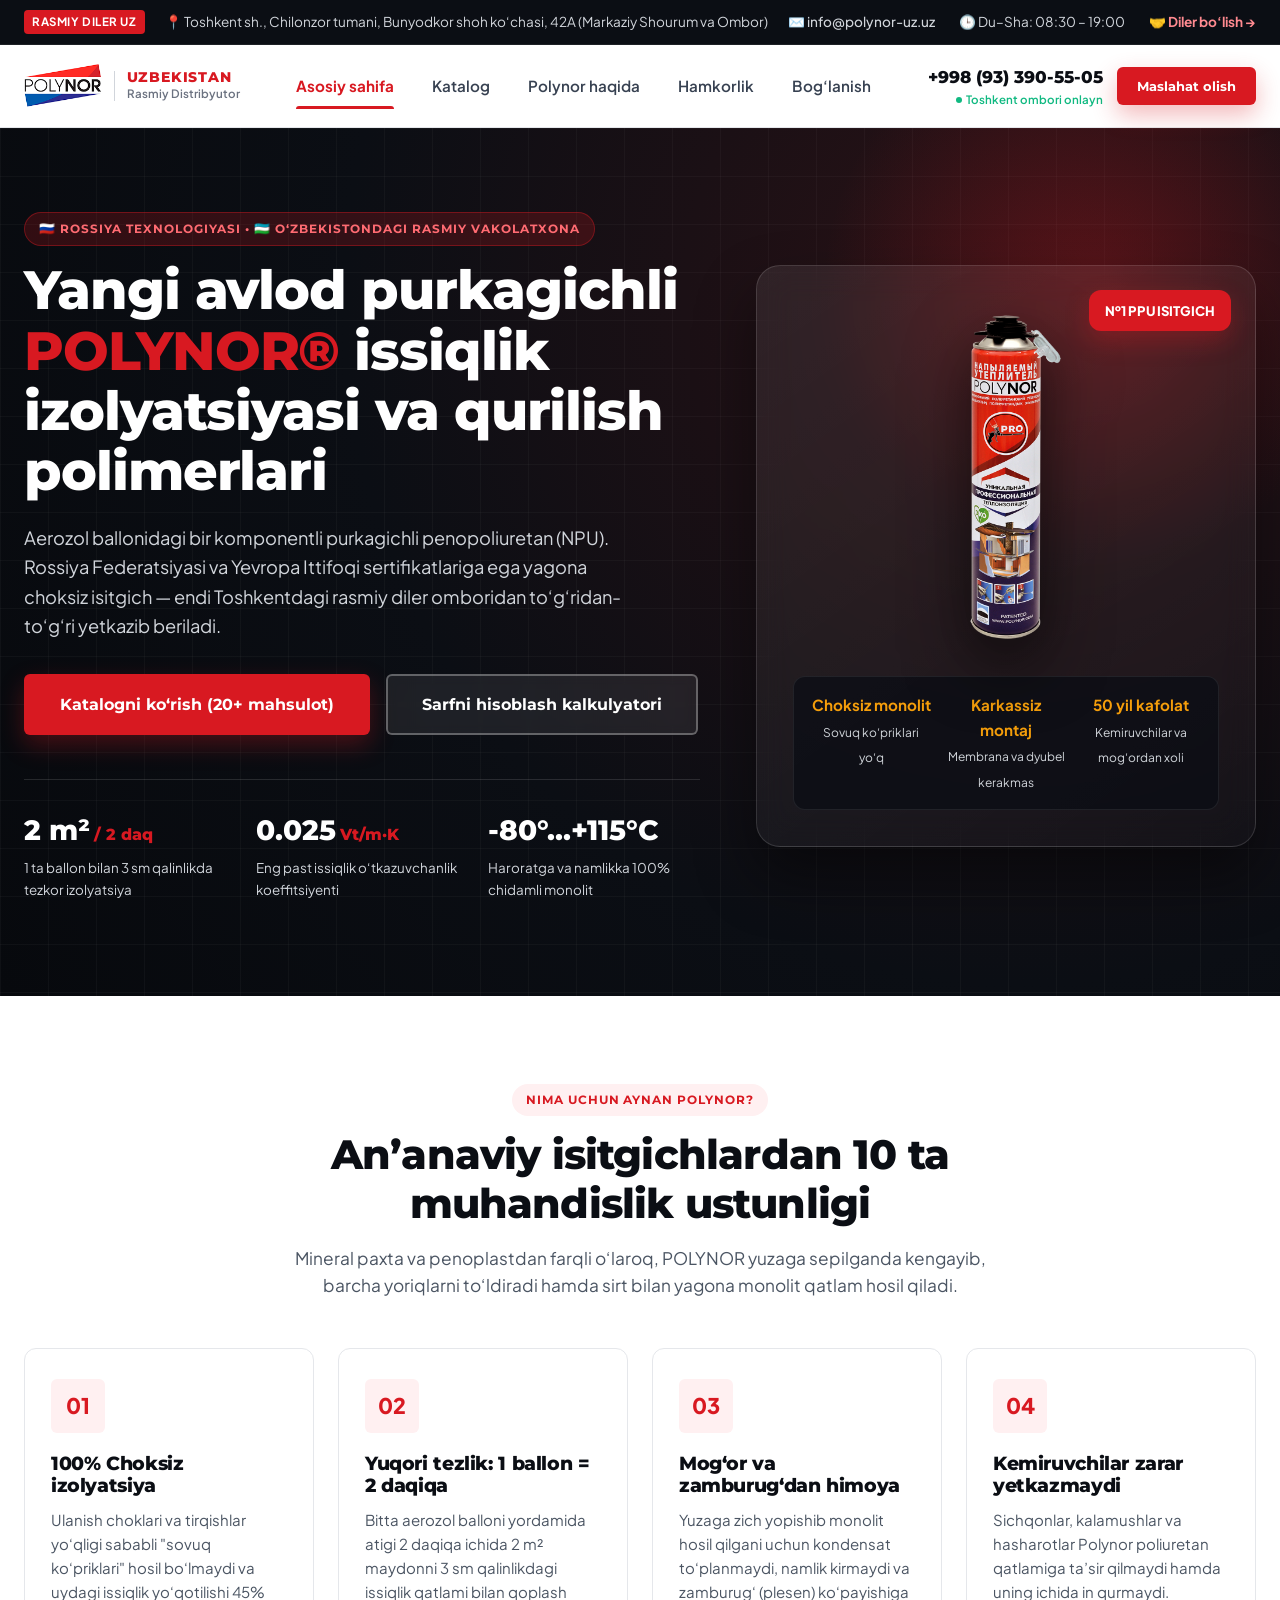
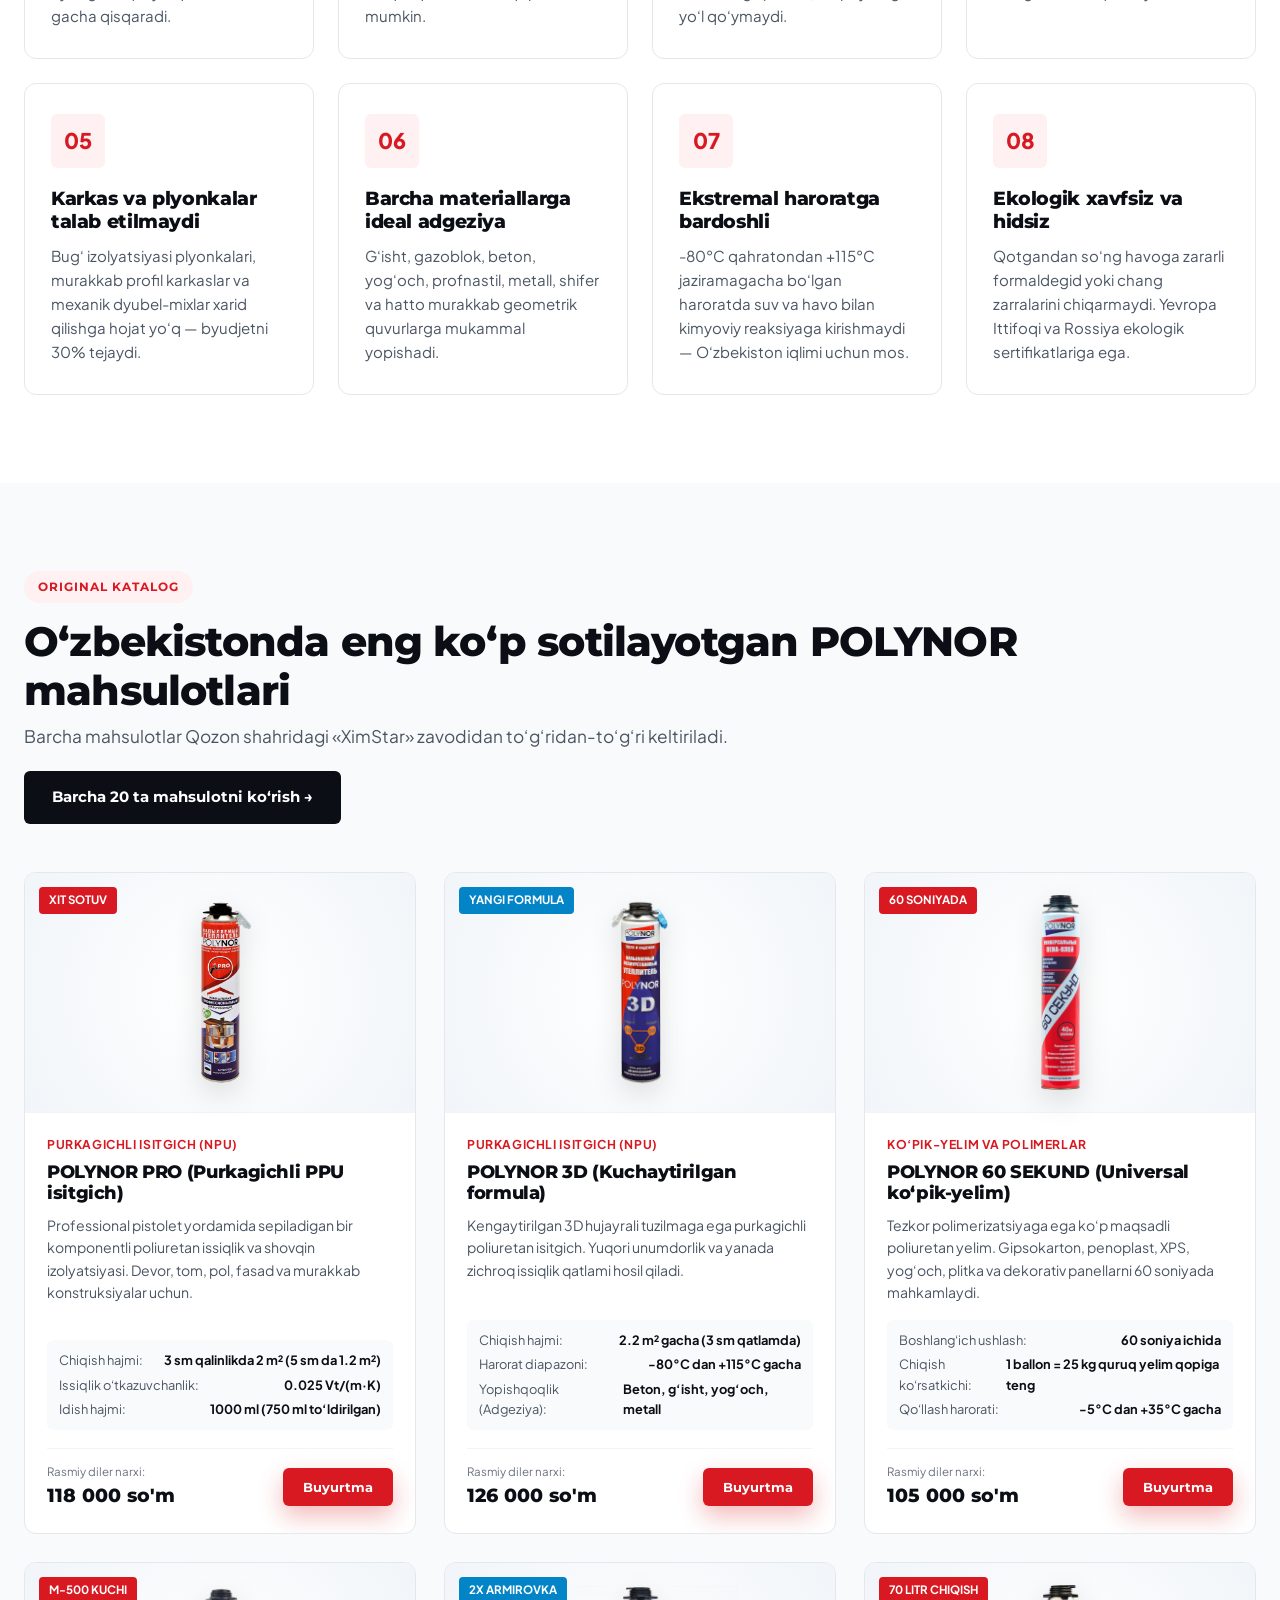
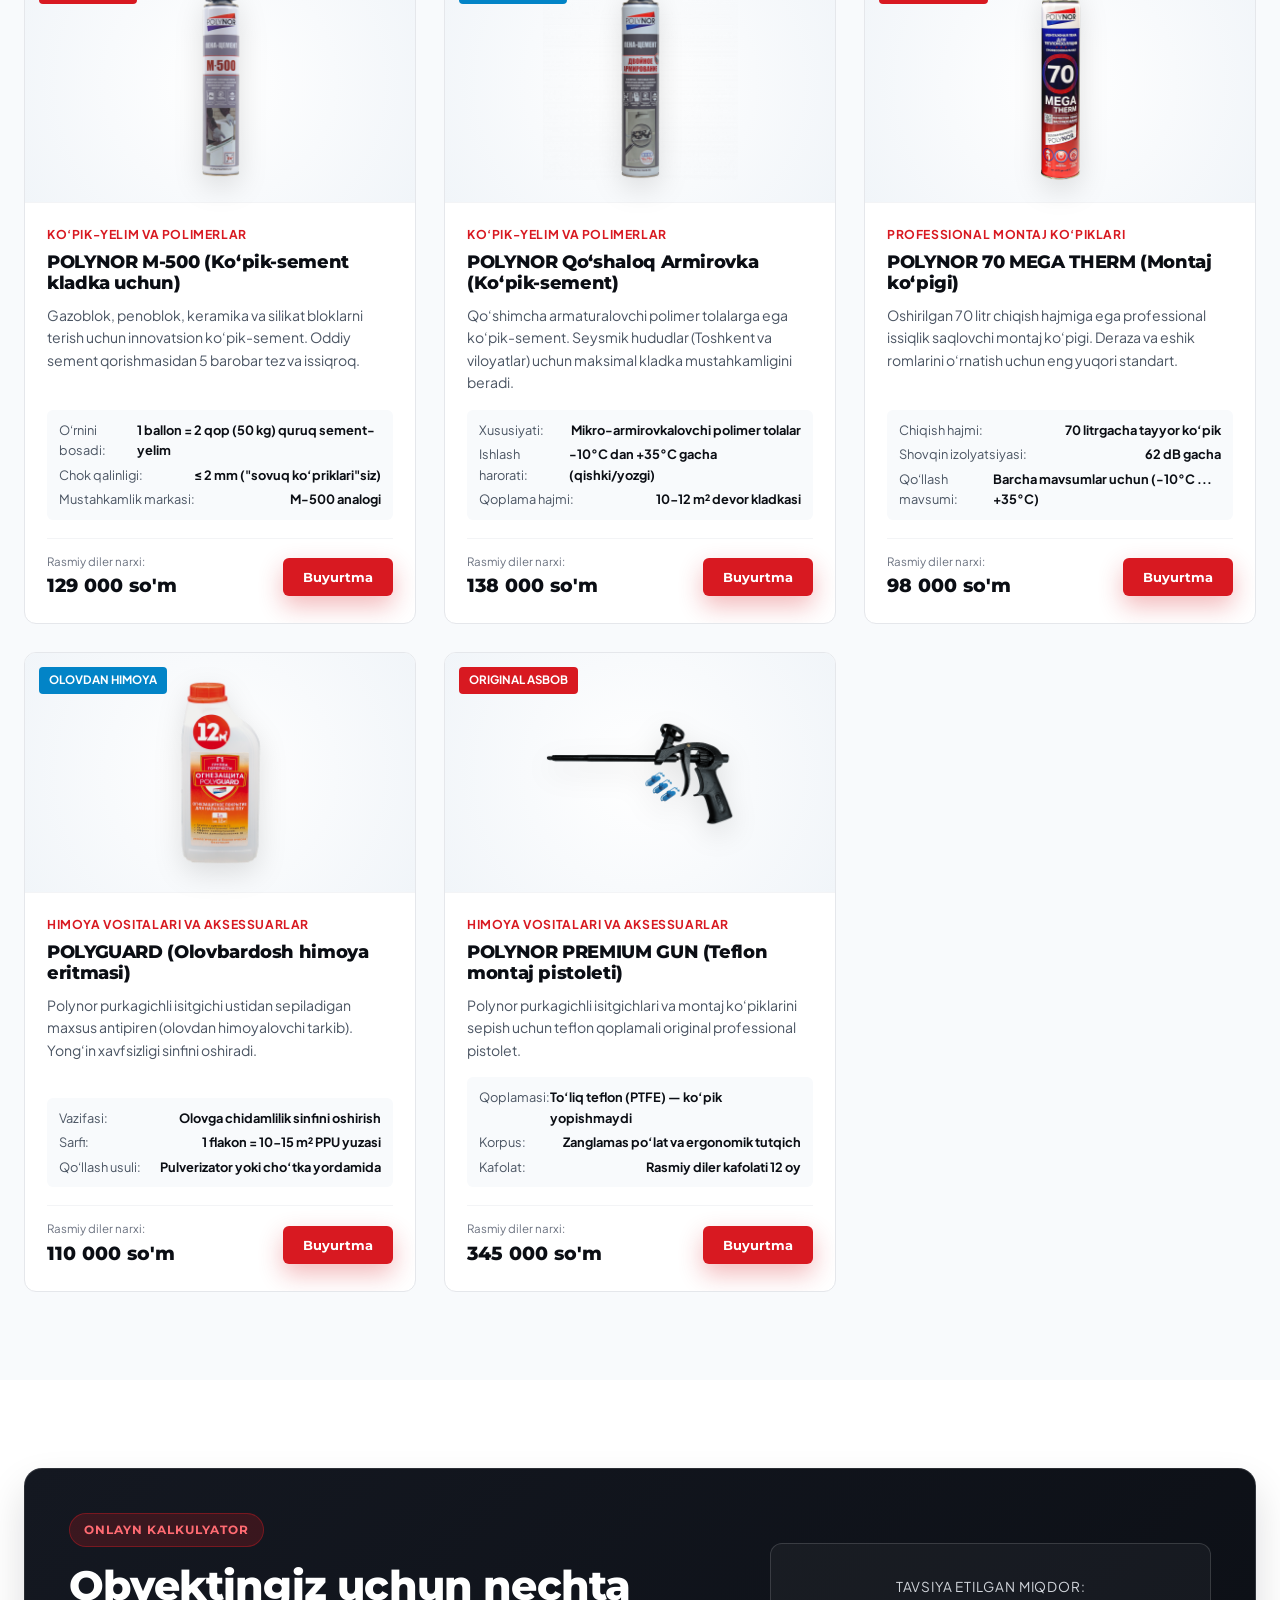
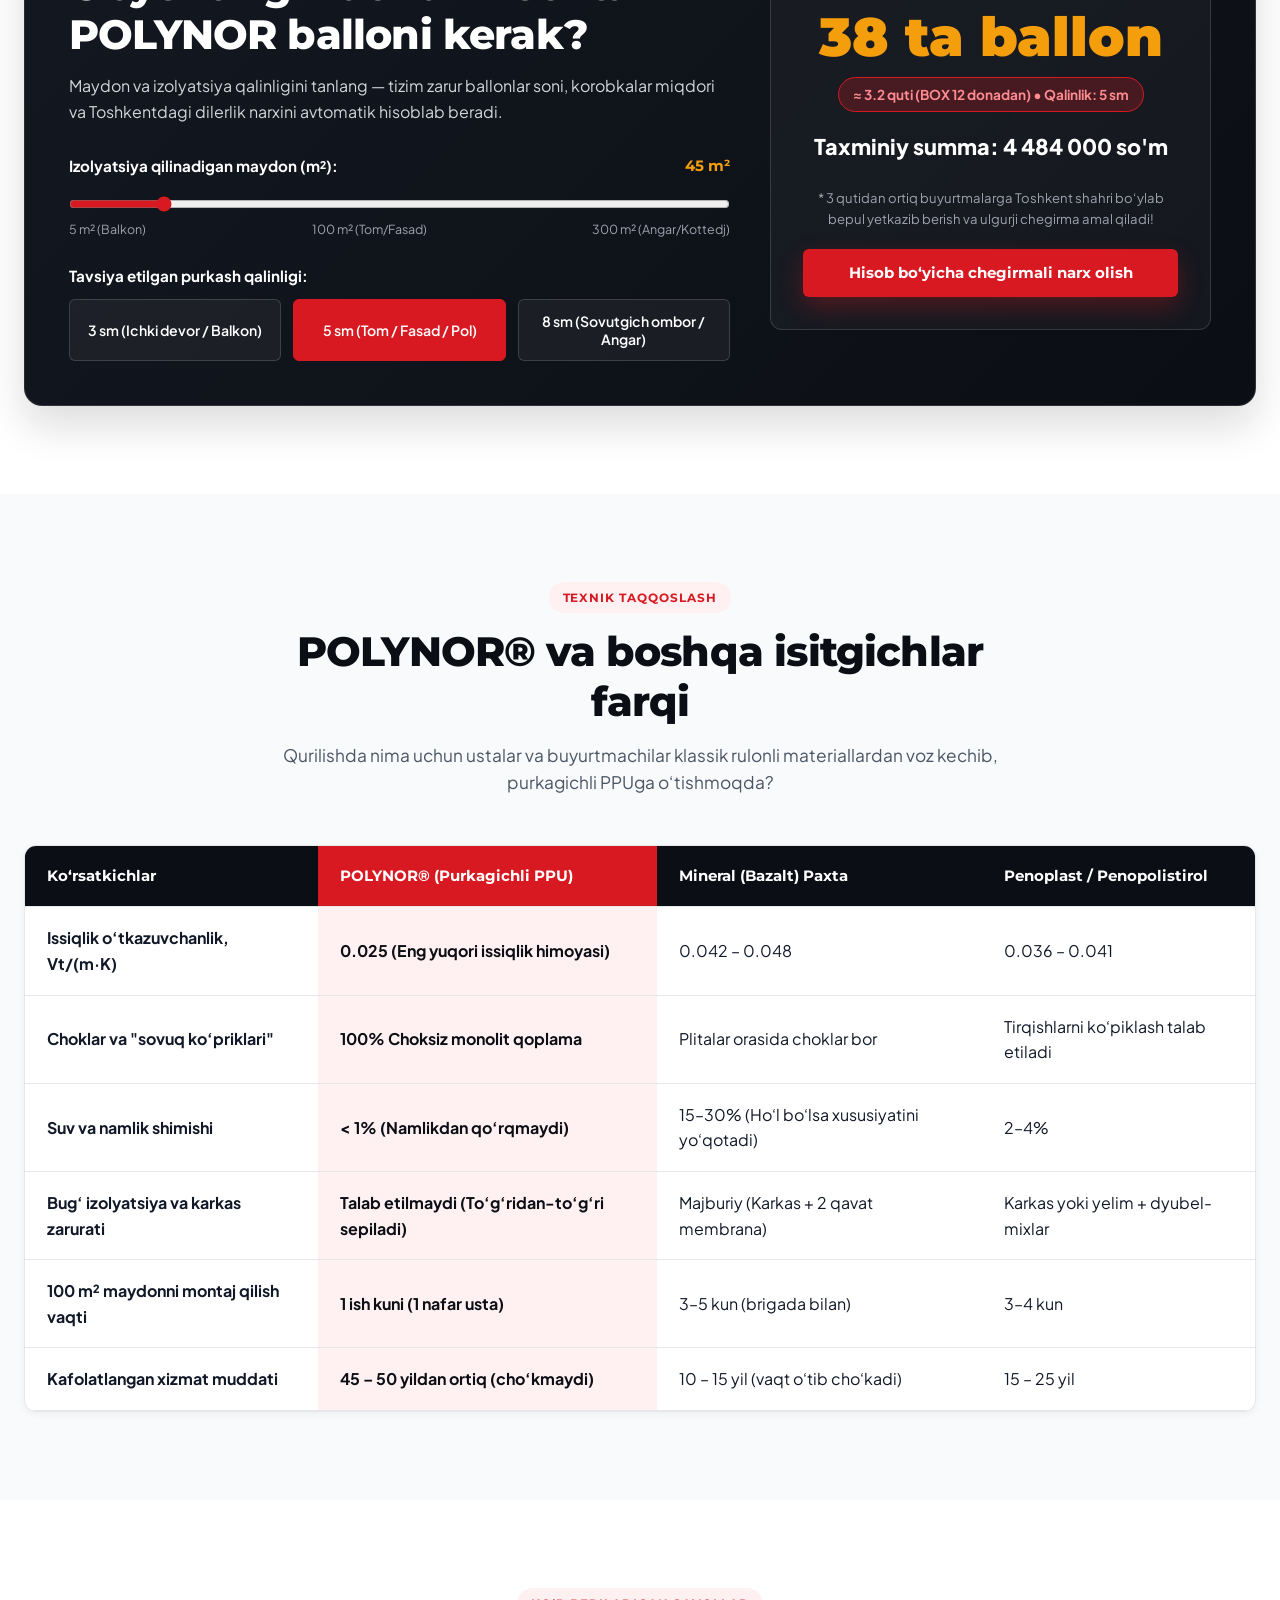
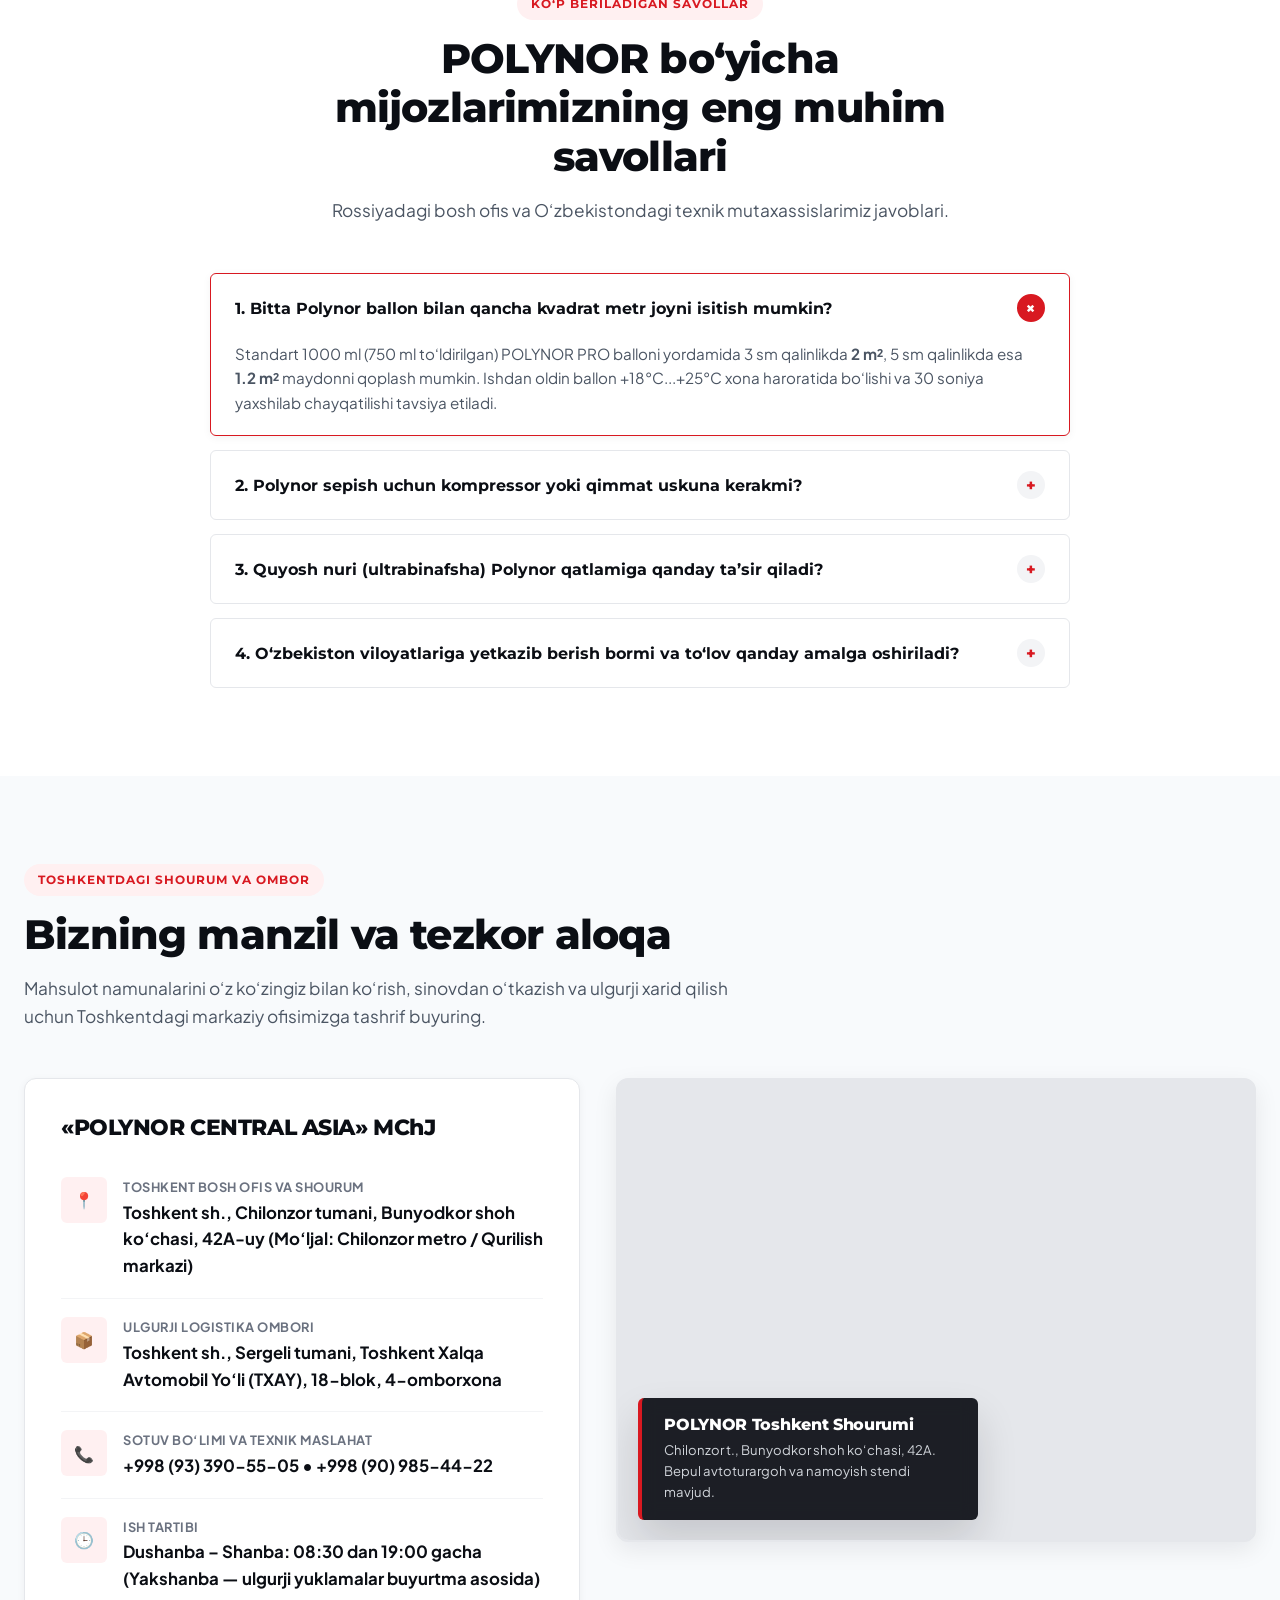
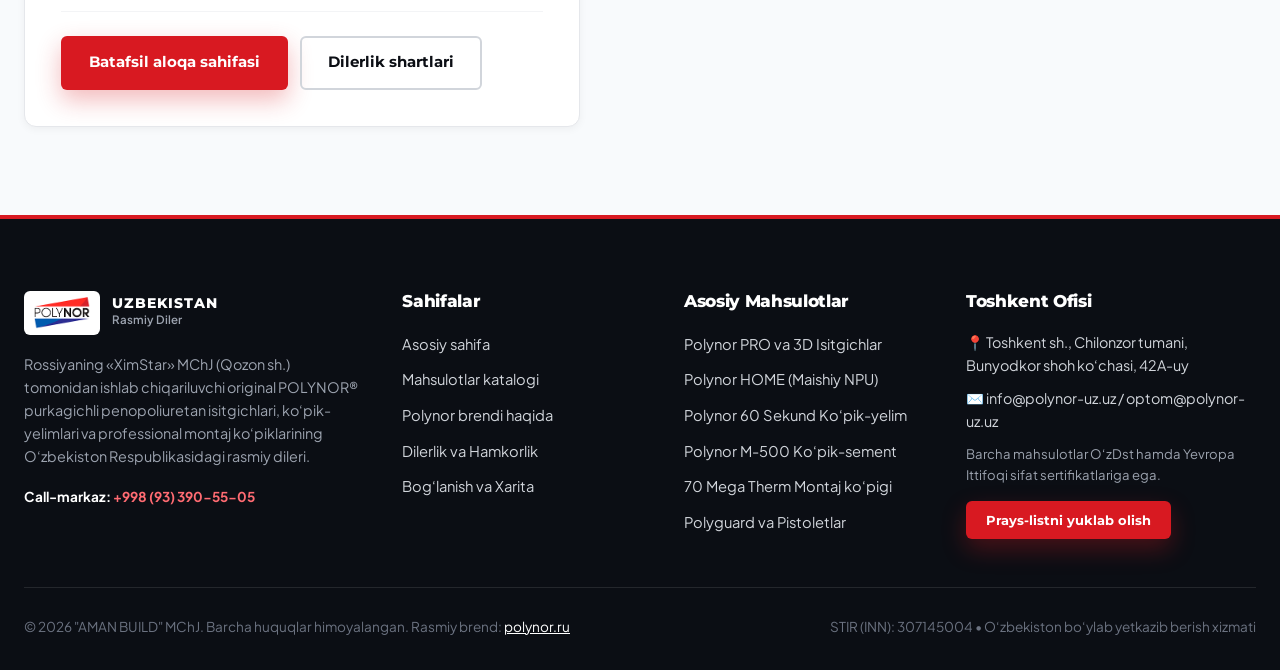
<file: index.html>
<!DOCTYPE html>
<html lang="uz">
<head>
  <meta charset="UTF-8">
  <meta name="viewport" content="width=device-width, initial-scale=1.0">
  <meta http-equiv="X-UA-Compatible" content="ie=edge">
  
  <!-- Primary SEO Meta Tags -->
  <title>POLYNOR Uzbekistan — O‘zbekistondagi Rasmiy Dileri | Purkagichli PPU Isitgich va Ko‘pik-Yelimlar</title>
  <meta name="description" content="Rossiyaning POLYNOR brendi O‘zbekistondagi rasmiy dileri. Bir komponentli purkagichli poliuretan isitgichlar (NPU), 60 Sekund ko‘pik-yelim, M-500 ko‘pik-sement va montaj ko‘piklari Toshkentda ulgurji hamda chakana narxlarda.">
  <meta name="keywords" content="Polynor Uzbekistan, Polynor Toshkent, purkagichli isitgich, penopoliuretan PPU, napilyaemiy uteplitel, Polynor 60 sekund, ko'pik sement M-500, issiqlik izolyatsiyasi, qurilish mollari Toshkent">
  <meta name="author" content="POLYNOR CENTRAL ASIA LLC — Rasmiy Diler">
  <meta name="robots" content="index, follow, max-image-preview:large">
  <link rel="canonical" href="https://polynor.uz/">

  <!-- Open Graph / Social Media -->
  <meta property="og:type" content="website">
  <meta property="og:locale" content="uz_UZ">
  <meta property="og:site_name" content="POLYNOR Uzbekistan">
  <meta property="og:title" content="POLYNOR Uzbekistan — Innovatsion Purkagichli PPU Isitgich va Qurilish Kimyosi">
  <meta property="og:description" content="1 ballon bilan 2 daqiqada 2 m² choksiz issiqlik izolyatsiyasi! Rossiyaning RF va Yevropa Ittifoqi sertifikatiga ega POLYNOR mahsulotlari Toshkent omboridan.">
  <meta property="og:image" content="assets/img/products/polynor-pro.png">
  <meta property="og:url" content="https://polynor.uz/">

  <!-- Google Fonts -->
  <link rel="preconnect" href="https://fonts.googleapis.com">
  <link rel="preconnect" href="https://fonts.gstatic.com" crossorigin>
  <link href="https://fonts.googleapis.com/css2?family=Montserrat:wght@600;700;800;900&family=Plus+Jakarta+Sans:wght@400;500;600;700&display=swap" rel="stylesheet">

  <!-- Main Stylesheet -->
  <link rel="stylesheet" href="assets/css/style.css">

  <!-- Structured Data JSON-LD (Organization, LocalBusiness, FAQPage) -->
  <script type="application/ld+json">
  {
    "@context": "https://schema.org",
    "@graph": [
      {
        "@type": "LocalBusiness",
        "@id": "https://polynor.uz/#organization",
        "name": "POLYNOR Uzbekistan — Rasmiy Diler (OOO Polynor Central Asia)",
        "image": "https://polynor.uz/assets/img/logo.png",
        "url": "https://polynor.uz/",
        "telephone": "+998933905505",
        "priceRange": "UZS",
        "address": {
          "@type": "PostalAddress",
          "streetAddress": "Chilonzor tumani, Bunyodkor shoh ko‘chasi, 42A-uy",
          "addressLocality": "Toshkent",
          "postalCode": "100115",
          "addressCountry": "UZ"
        },
        "geo": {
          "@type": "GeoCoordinates",
          "latitude": 41.2858,
          "longitude": 69.2035
        },
        "openingHoursSpecification": [
          {
            "@type": "OpeningHoursSpecification",
            "dayOfWeek": ["Monday", "Tuesday", "Wednesday", "Thursday", "Friday", "Saturday"],
            "opens": "08:30",
            "closes": "19:00"
          }
        ]
      },
      {
        "@type": "FAQPage",
        "mainEntity": [
          {
            "@type": "Question",
            "name": "1 ta Polynor ballon bilan qancha maydonni isitish mumkin?",
            "acceptedAnswer": {
              "@type": "Answer",
              "text": "1 ta standart Polynor PRO yoki HOME balloni bilan 3 sm qalinlikda 2 m² yuzani, 5 sm qalinlikda esa 1.2 m² yuzani 2 daqiqa ichida choksiz izolyatsiya qilish mumkin."
            }
          },
          {
            "@type": "Question",
            "name": "O‘zbekistonning +50°C issiq yozida va sovuq qishida Polynor o‘z xususiyatini yo‘qotmaydimi?",
            "acceptedAnswer": {
              "@type": "Answer",
              "text": "Yo‘q, Polynor poliuretan qatlami -80°C dan +115°C gacha bo‘lgan harorat oralig‘ida suv va havo bilan reaksiyaga kirishmaydi, cho‘kmaydi va 50 yilgacha xizmat qiladi."
            }
          }
        ]
      }
    ]
  }
  </script>
</head>
<body>

  <!-- Top Announcement & Official Dealer Bar -->
  <div class="topbar">
    <div class="container topbar__inner">
      <div class="topbar__left">
        <span class="topbar__badge">Rasmiy Diler UZ</span>
        <span class="topbar__info">📍 Toshkent sh., Chilonzor tumani, Bunyodkor shoh ko‘chasi, 42A (Markaziy Shourum va Ombor)</span>
      </div>
      <div class="topbar__right">
        <a href="mailto:info@polynor-uz.uz" class="topbar__link">✉️ info@polynor-uz.uz</a>
        <span class="topbar__info">🕒 Du–Sha: 08:30 – 19:00</span>
        <a href="partnership.html" class="topbar__link" style="color: #FF8A90; font-weight: 700;">🤝 Diler bo‘lish →</a>
      </div>
    </div>
  </div>

  <!-- Main Sticky Header -->
  <header class="header">
    <div class="container header__inner">
      <a href="index.html" class="logo" aria-label="POLYNOR Uzbekistan Bosh sahifa">
        <img src="assets/img/logo.png" alt="POLYNOR Original Logo" class="logo__img">
        <span class="logo__divider"></span>
        <div class="logo__region">
          <span class="logo__country">Uzbekistan</span>
          <span class="logo__sub">Rasmiy Distribyutor</span>
        </div>
      </a>

      <nav class="nav" id="mainNav" aria-label="Asosiy navigatsiya">
        <a href="index.html" class="nav__link active">Asosiy sahifa</a>
        <a href="catalog.html" class="nav__link">Katalog</a>
        <a href="about.html" class="nav__link">Polynor haqida</a>
        <a href="partnership.html" class="nav__link">Hamkorlik</a>
        <a href="contact.html" class="nav__link">Bog‘lanish</a>
      </nav>

      <div class="header__actions">
        <div class="header__phone">
          <a href="tel:+998933905505" class="header__phone-num">+998 (93) 390-55-05</a>
          <span class="header__phone-label">Toshkent ombori onlayn</span>
        </div>
        <button type="button" class="btn btn--primary btn--sm js-order-btn" data-product="Bepul texnik maslahat va narxlar praysti">
          Maslahat olish
        </button>
        <button type="button" class="burger" id="burgerBtn" aria-label="Menyuni ochish" aria-expanded="false">
          <svg width="24" height="24" viewBox="0 0 24 24" fill="none" stroke="currentColor" stroke-width="2.2">
            <line x1="3" y1="6" x2="21" y2="6"></line>
            <line x1="3" y1="12" x2="21" y2="12"></line>
            <line x1="3" y1="18" x2="21" y2="18"></line>
          </svg>
        </button>
      </div>
    </div>
  </header>

  <main>
    <!-- HERO SECTION -->
    <section class="hero">
      <div class="hero__glow"></div>
      <div class="container hero__grid">
        <div class="hero__content">
          <span class="section-tag section-tag--dark">🇷🇺 Rossiya texnologiyasi • 🇺🇿 O‘zbekistondagi rasmiy vakolatxona</span>
          <h1 class="hero__title">
            Yangi avlod purkagichli <span>POLYNOR®</span> issiqlik izolyatsiyasi va qurilish polimerlari
          </h1>
          <p class="hero__subtitle">
            Aerozol ballonidagi bir komponentli purkagichli penopoliuretan (NPU). Rossiya Federatsiyasi va Yevropa Ittifoqi sertifikatlariga ega yagona choksiz isitgich — endi Toshkentdagi rasmiy diler omboridan to‘g‘ridan-to‘g‘ri yetkazib beriladi.
          </p>
          <div class="hero__actions">
            <a href="catalog.html" class="btn btn--primary btn--lg">
              Katalogni ko‘rish (20+ mahsulot)
            </a>
            <a href="#calculator" class="btn btn--outline-white btn--lg">
              Sarfni hisoblash kalkulyatori
            </a>
          </div>

          <div class="hero__metrics">
            <div>
              <div class="hero__metric-val">2 m² <small>/ 2 daq</small></div>
              <div class="hero__metric-label">1 ta ballon bilan 3 sm qalinlikda tezkor izolyatsiya</div>
            </div>
            <div>
              <div class="hero__metric-val">0.025 <small>Vt/m·K</small></div>
              <div class="hero__metric-label">Eng past issiqlik o‘tkazuvchanlik koeffitsiyenti</div>
            </div>
            <div>
              <div class="hero__metric-val">-80°...+115°C</div>
              <div class="hero__metric-label">Haroratga va namlikka 100% chidamli monolit</div>
            </div>
          </div>
        </div>

        <div class="hero__showcase">
          <span class="hero__showcase-badge">№1 PPU ISITGICH</span>
          <div class="hero__product-stage">
            <img src="assets/img/products/polynor-pro.png" alt="POLYNOR PRO Purkagichli Penopoliuretan Isitgich" class="hero__product-img">
          </div>
          <div class="hero__specs-bar">
            <div class="hero__spec-item">
              <strong>Choksiz monolit</strong>
              <span>Sovuq ko‘priklari yo‘q</span>
            </div>
            <div class="hero__spec-item">
              <strong>Karkassiz montaj</strong>
              <span>Membrana va dyubel kerakmas</span>
            </div>
            <div class="hero__spec-item">
              <strong>50 yil kafolat</strong>
              <span>Kemiruvchilar va mog‘ordan xoli</span>
            </div>
          </div>
        </div>
      </div>
    </section>

    <!-- 10 OFFICIAL ADVANTAGES OF POLYNOR -->
    <section class="section section--white">
      <div class="container">
        <div class="section-header section-header--center">
          <span class="section-tag">Nima uchun aynan POLYNOR?</span>
          <h2 class="section-title">An’anaviy isitgichlardan 10 ta muhandislik ustunligi</h2>
          <p class="section-desc">
            Mineral paxta va penoplastdan farqli o‘laroq, POLYNOR yuzaga sepilganda kengayib, barcha yoriqlarni to‘ldiradi hamda sirt bilan yagona monolit qatlam hosil qiladi.
          </p>
        </div>

        <div class="advantages-grid">
          <div class="adv-card">
            <div class="adv-card__icon">01</div>
            <h3 class="adv-card__title">100% Choksiz izolyatsiya</h3>
            <p class="adv-card__text">Ulanish choklari va tirqishlar yo‘qligi sababli "sovuq ko‘priklari" hosil bo‘lmaydi va uydagi issiqlik yo‘qotilishi 45% gacha qisqaradi.</p>
          </div>
          <div class="adv-card">
            <div class="adv-card__icon">02</div>
            <h3 class="adv-card__title">Yuqori tezlik: 1 ballon = 2 daqiqa</h3>
            <p class="adv-card__text">Bitta aerozol balloni yordamida atigi 2 daqiqa ichida 2 m² maydonni 3 sm qalinlikdagi issiqlik qatlami bilan qoplash mumkin.</p>
          </div>
          <div class="adv-card">
            <div class="adv-card__icon">03</div>
            <h3 class="adv-card__title">Mog‘or va zamburug‘dan himoya</h3>
            <p class="adv-card__text">Yuzaga zich yopishib monolit hosil qilgani uchun kondensat to‘planmaydi, namlik kirmaydi va zamburug‘ (plesen) ko‘payishiga yo‘l qo‘ymaydi.</p>
          </div>
          <div class="adv-card">
            <div class="adv-card__icon">04</div>
            <h3 class="adv-card__title">Kemiruvchilar zarar yetkazmaydi</h3>
            <p class="adv-card__text">Sichqonlar, kalamushlar va hasharotlar Polynor poliuretan qatlamiga ta’sir qilmaydi hamda uning ichida in qurmaydi.</p>
          </div>
          <div class="adv-card">
            <div class="adv-card__icon">05</div>
            <h3 class="adv-card__title">Karkas va plyonkalar talab etilmaydi</h3>
            <p class="adv-card__text">Bug‘ izolyatsiyasi plyonkalari, murakkab profil karkaslar va mexanik dyubel-mixlar xarid qilishga hojat yo‘q — byudjetni 30% tejaydi.</p>
          </div>
          <div class="adv-card">
            <div class="adv-card__icon">06</div>
            <h3 class="adv-card__title">Barcha materiallarga ideal adgeziya</h3>
            <p class="adv-card__text">G‘isht, gazoblok, beton, yog‘och, profnastil, metall, shifer va hatto murakkab geometrik quvurlarga mukammal yopishadi.</p>
          </div>
          <div class="adv-card">
            <div class="adv-card__icon">07</div>
            <h3 class="adv-card__title">Ekstremal haroratga bardoshli</h3>
            <p class="adv-card__text">-80°C qahratondan +115°C jaziramagacha bo‘lgan haroratda suv va havo bilan kimyoviy reaksiyaga kirishmaydi — O‘zbekiston iqlimi uchun mos.</p>
          </div>
          <div class="adv-card">
            <div class="adv-card__icon">08</div>
            <h3 class="adv-card__title">Ekologik xavfsiz va hidsiz</h3>
            <p class="adv-card__text">Qotgandan so‘ng havoga zararli formaldegid yoki chang zarralarini chiqarmaydi. Yevropa Ittifoqi va Rossiya ekologik sertifikatlariga ega.</p>
          </div>
        </div>
      </div>
    </section>

    <!-- FEATURED PRODUCTS SECTION -->
    <section class="section">
      <div class="container">
        <div class="section-header" style="display: flex; justify-content: space-between; align-items: flex-end; flex-wrap: wrap; gap: 20px; max-width: 100%;">
          <div>
            <span class="section-tag">Original Katalog</span>
            <h2 class="section-title" style="margin-bottom: 8px;">O‘zbekistonda eng ko‘p sotilayotgan POLYNOR mahsulotlari</h2>
            <p class="section-desc">Barcha mahsulotlar Qozon shahridagi «XimStar» zavodidan to‘g‘ridan-to‘g‘ri keltiriladi.</p>
          </div>
          <a href="catalog.html" class="btn btn--dark">Barcha 20 ta mahsulotni ko‘rish →</a>
        </div>

        <div class="products-grid" id="featuredProductsGrid">
          <!-- Dynamically populated by assets/js/main.js -->
        </div>
      </div>
    </section>

    <!-- INTERACTIVE THERMAL CALCULATOR -->
    <section class="section section--white" id="calculator">
      <div class="container">
        <div class="calc-box">
          <div class="calc-grid">
            <div>
              <span class="section-tag section-tag--dark">Onlayn Kalkulyator</span>
              <h2 class="section-title" style="color: #fff; margin-bottom: 14px;">Obyektingiz uchun nechta POLYNOR balloni kerak?</h2>
              <p style="color: #d1d5db; margin-bottom: 30px;">
                Maydon va izolyatsiya qalinligini tanlang — tizim zarur ballonlar soni, korobkalar miqdori va Toshkentdagi dilerlik narxini avtomatik hisoblab beradi.
              </p>

              <div class="calc-form__group">
                <div class="calc-form__label">
                  <span>Izolyatsiya qilinadigan maydon (m²):</span>
                  <span class="calc-form__val" id="calcAreaVal">45 m²</span>
                </div>
                <input type="range" id="calcArea" class="calc-range" min="5" max="300" step="5" value="45">
                <div style="display: flex; justify-content: space-between; font-size: 0.78rem; color: #9ca3af; margin-top: 6px;">
                  <span>5 m² (Balkon)</span>
                  <span>100 m² (Tom/Fasad)</span>
                  <span>300 m² (Angar/Kottedj)</span>
                </div>
              </div>

              <div class="calc-form__group" style="margin-bottom: 0;">
                <div class="calc-form__label">
                  <span>Tavsiya etilgan purkash qalinligi:</span>
                </div>
                <div class="calc-options">
                  <button type="button" class="calc-opt" data-thickness="3">
                    3 sm (Ichki devor / Balkon)
                  </button>
                  <button type="button" class="calc-opt active" data-thickness="5">
                    5 sm (Tom / Fasad / Pol)
                  </button>
                  <button type="button" class="calc-opt" data-thickness="8">
                    8 sm (Sovutgich ombor / Angar)
                  </button>
                </div>
              </div>
            </div>

            <div class="calc-result">
              <div style="font-size: 0.85rem; text-transform: uppercase; letter-spacing: 0.06em; color: #d1d5db;">Tavsiya etilgan miqdor:</div>
              <div class="calc-result__cans" id="calcResultCans">38 ta ballon</div>
              <div class="calc-result__boxes" id="calcResultBoxes">≈ 3.2 quti (BOX 12 donadan) • Qalinlik: 5 sm</div>
              <div class="calc-result__price" id="calcResultPrice">Taxminiy summa: 4 484 000 so'm</div>
              <p style="font-size: 0.82rem; color: #9ca3af; margin-bottom: 20px;">
                * 3 qutidan ortiq buyurtmalarga Toshkent shahri bo‘ylab bepul yetkazib berish va ulgurji chegirma amal qiladi!
              </p>
              <button type="button" class="btn btn--primary btn--full js-order-btn" id="calcOrderBtn" data-product="Kalkulyator bo'yicha hisob-kitob buyurtmasi">
                Hisob bo‘yicha chegirmali narx olish
              </button>
            </div>
          </div>
        </div>
      </div>
    </section>

    <!-- COMPARISON TABLE (POLYNOR VS MINERAL WOOL VS EPS) -->
    <section class="section">
      <div class="container">
        <div class="section-header section-header--center">
          <span class="section-tag">Texnik Taqqoslash</span>
          <h2 class="section-title">POLYNOR® va boshqa isitgichlar farqi</h2>
          <p class="section-desc">Qurilishda nima uchun ustalar va buyurtmachilar klassik rulonli materiallardan voz kechib, purkagichli PPUga o‘tishmoqda?</p>
        </div>

        <div class="table-wrap">
          <table class="comp-table">
            <thead>
              <tr>
                <th>Ko‘rsatkichlar</th>
                <th class="highlight">POLYNOR® (Purkagichli PPU)</th>
                <th>Mineral (Bazalt) Paxta</th>
                <th>Penoplast / Penopolistirol</th>
              </tr>
            </thead>
            <tbody>
              <tr>
                <td><strong>Issiqlik o‘tkazuvchanlik, Vt/(m·K)</strong></td>
                <td class="highlight">0.025 (Eng yuqori issiqlik himoyasi)</td>
                <td>0.042 – 0.048</td>
                <td>0.036 – 0.041</td>
              </tr>
              <tr>
                <td><strong>Choklar va "sovuq ko‘priklari"</strong></td>
                <td class="highlight">100% Choksiz monolit qoplama</td>
                <td>Plitalar orasida choklar bor</td>
                <td>Tirqishlarni ko‘piklash talab etiladi</td>
              </tr>
              <tr>
                <td><strong>Suv va namlik shimishi</strong></td>
                <td class="highlight">&lt; 1% (Namlikdan qo‘rqmaydi)</td>
                <td>15–30% (Ho‘l bo‘lsa xususiyatini yo‘qotadi)</td>
                <td>2–4%</td>
              </tr>
              <tr>
                <td><strong>Bug‘ izolyatsiya va karkas zarurati</strong></td>
                <td class="highlight">Talab etilmaydi (To‘g‘ridan-to‘g‘ri sepiladi)</td>
                <td>Majburiy (Karkas + 2 qavat membrana)</td>
                <td>Karkas yoki yelim + dyubel-mixlar</td>
              </tr>
              <tr>
                <td><strong>100 m² maydonni montaj qilish vaqti</strong></td>
                <td class="highlight">1 ish kuni (1 nafar usta)</td>
                <td>3–5 kun (brigada bilan)</td>
                <td>3–4 kun</td>
              </tr>
              <tr>
                <td><strong>Kafolatlangan xizmat muddati</strong></td>
                <td class="highlight">45 – 50 yildan ortiq (cho‘kmaydi)</td>
                <td>10 – 15 yil (vaqt o‘tib cho‘kadi)</td>
                <td>15 – 25 yil</td>
              </tr>
            </tbody>
          </table>
        </div>
      </div>
    </section>

    <!-- FAQ SECTION -->
    <section class="section section--white">
      <div class="container">
        <div class="section-header section-header--center">
          <span class="section-tag">Ko‘p beriladigan savollar</span>
          <h2 class="section-title">POLYNOR bo‘yicha mijozlarimizning eng muhim savollari</h2>
          <p class="section-desc">Rossiyadagi bosh ofis va O‘zbekistondagi texnik mutaxassislarimiz javoblari.</p>
        </div>

        <div class="faq-list">
          <div class="faq-item active">
            <button type="button" class="faq-question">
              <span>1. Bitta Polynor ballon bilan qancha kvadrat metr joyni isitish mumkin?</span>
              <span class="faq-icon">+</span>
            </button>
            <div class="faq-answer">
              Standart 1000 ml (750 ml to‘ldirilgan) POLYNOR PRO balloni yordamida 3 sm qalinlikda <strong>2 m²</strong>, 5 sm qalinlikda esa <strong>1.2 m²</strong> maydonni qoplash mumkin. Ishdan oldin ballon +18°C...+25°C xona haroratida bo‘lishi va 30 soniya yaxshilab chayqatilishi tavsiya etiladi.
            </div>
          </div>

          <div class="faq-item">
            <button type="button" class="faq-question">
              <span>2. Polynor sepish uchun kompressor yoki qimmat uskuna kerakmi?</span>
              <span class="faq-icon">+</span>
            </button>
            <div class="faq-answer">
              Mutlaqo kerak emas! POLYNORning asosiy afzalligi — u elektr energiyasi, kompressor yoki ikki komponentli reaktorlarsiz ishlaydi. Sizga faqat montaj pistoleti (Polynor Premium GUN) va ballon to‘plamidagi maxsus qizil purkagich nasadka kifoya. POLYNOR HOME versiyasi esa hatto pistoletsiz ham ishlatiladi.
            </div>
          </div>

          <div class="faq-item">
            <button type="button" class="faq-question">
              <span>3. Quyosh nuri (ultrabinafsha) Polynor qatlamiga qanday ta’sir qiladi?</span>
              <span class="faq-icon">+</span>
            </button>
            <div class="faq-answer">
              Barcha poliuretanlar kabi, POLYNOR ham ochiq quyosh nuri (UV) ostida qolsa, vaqt o‘tishi bilan sarg‘ayib, ustki qatlami mo‘rtlashishi mumkin. Shu sababli tashqi fasadda qo‘llanilganda, qotgandan so‘ng ustidan suvoq, bo‘yoq, sayding yoki dekorativ panel bilan yopilishi kerak.
            </div>
          </div>

          <div class="faq-item">
            <button type="button" class="faq-question">
              <span>4. O‘zbekiston viloyatlariga yetkazib berish bormi va to‘lov qanday amalga oshiriladi?</span>
              <span class="faq-icon">+</span>
            </button>
            <div class="faq-answer">
              Ha! Toshkent shahridagi markaziy omborimizdan Samarqand, Buxoro, Farg‘ona, Andijon, Namangan, Qashqadaryo, Surxondaryo, Xorazm, Navoiy va Qoraqalpog‘istonga 24-48 soat ichida transport kompaniyalari orqali yetkazib beramiz. To‘lov naqd, Uzcard/Humo/Click/Payme yoki korxonalar uchun QQS (NDS) bilan pul o‘tkazish yo‘li orqali qabul qilinadi.
            </div>
          </div>
        </div>
      </div>
    </section>

    <!-- TASHKENT IFRAME MAP & QUICK CONTACT SECTION -->
    <section class="section">
      <div class="container">
        <div class="section-header">
          <span class="section-tag">Toshkentdagi Shourum va Ombor</span>
          <h2 class="section-title">Bizning manzil va tezkor aloqa</h2>
          <p class="section-desc">Mahsulot namunalarini o‘z ko‘zingiz bilan ko‘rish, sinovdan o‘tkazish va ulgurji xarid qilish uchun Toshkentdagi markaziy ofisimizga tashrif buyuring.</p>
        </div>

        <div class="contact-grid">
          <div class="contact-info-card">
            <h3 style="font-size: 1.35rem; margin-bottom: 18px;">«POLYNOR CENTRAL ASIA» MChJ</h3>
            
            <div class="contact-item">
              <div class="contact-item__icon">📍</div>
              <div>
                <div class="contact-item__label">Toshkent Bosh Ofis va Shourum</div>
                <div class="contact-item__val">Toshkent sh., Chilonzor tumani, Bunyodkor shoh ko‘chasi, 42A-uy (Mo‘ljal: Chilonzor metro / Qurilish markazi)</div>
              </div>
            </div>

            <div class="contact-item">
              <div class="contact-item__icon">📦</div>
              <div>
                <div class="contact-item__label">Ulgurji Logistika Ombori</div>
                <div class="contact-item__val">Toshkent sh., Sergeli tumani, Toshkent Xalqa Avtomobil Yo‘li (TXAY), 18-blok, 4-omborxona</div>
              </div>
            </div>

            <div class="contact-item">
              <div class="contact-item__icon">📞</div>
              <div>
                <div class="contact-item__label">Sotuv bo‘limi va Texnik maslahat</div>
                <div class="contact-item__val">
                  <a href="tel:+998933905505">+998 (93) 390-55-05</a> &bull; <a href="tel:+998909854422">+998 (90) 985-44-22</a>
                </div>
              </div>
            </div>

            <div class="contact-item">
              <div class="contact-item__icon">🕒</div>
              <div>
                <div class="contact-item__label">Ish tartibi</div>
                <div class="contact-item__val">Dushanba – Shanba: 08:30 dan 19:00 gacha (Yakshanba — ulgurji yuklamalar buyurtma asosida)</div>
              </div>
            </div>

            <div style="margin-top: 24px; display: flex; gap: 12px; flex-wrap: wrap;">
              <a href="contact.html" class="btn btn--primary">Batafsil aloqa sahifasi</a>
              <a href="partnership.html" class="btn btn--outline">Dilerlik shartlari</a>
            </div>
          </div>

          <div class="map-frame-wrap">
            <iframe 
              title="Polynor Uzbekistan Toshkentdagi Rasmiy Diler Xaritasi"
              src="https://www.google.com/maps/embed?pb=!1m18!1m12!1m3!1d47966.66316873688!2d69.1856414!3d41.2857977!2m3!1f0!2f0!3f0!3m2!1i1024!2i768!4f13.1!3m3!1m2!1s0x38ae8ba578f4f58d%3A0xd7a2ecf23413b7a0!2sChilanzar%20District%2C%20Tashkent%2C%20Uzbekistan!5e0!3m2!1sen!2suz!4v1710000000000!5m2!1sen!2suz" 
              allowfullscreen="" 
              loading="lazy" 
              referrerpolicy="no-referrer-when-downgrade">
            </iframe>
            <div class="map-overlay-card">
              <h4>POLYNOR Toshkent Shourumi</h4>
              <p>Chilonzor t., Bunyodkor shoh ko‘chasi, 42A. Bepul avtoturargoh va namoyish stendi mavjud.</p>
            </div>
          </div>
        </div>
      </div>
    </section>
  </main>

  <!-- FOOTER -->
  <footer class="footer">
    <div class="container">
      <div class="footer__grid">
        <div>
          <a href="index.html" class="logo" style="margin-bottom: 18px;">
            <img src="assets/img/logo.png" alt="POLYNOR Logo" class="logo__img" style="background: #fff; padding: 6px 10px; border-radius: 6px;">
            <div class="logo__region">
              <span class="logo__country" style="color: #fff;">Uzbekistan</span>
              <span class="logo__sub" style="color: #9ca3af;">Rasmiy Diler</span>
            </div>
          </a>
          <p style="font-size: 0.9rem; color: #9ca3af; margin-bottom: 18px;">
            Rossiyaning «XimStar» MChJ (Qozon sh.) tomonidan ishlab chiqariluvchi original POLYNOR® purkagichli penopoliuretan isitgichlari, ko‘pik-yelimlari va professional montaj ko‘piklarining O‘zbekiston Respublikasidagi rasmiy dileri.
          </p>
          <div style="font-size: 0.85rem; color: #fff; font-weight: 700;">
            Call-markaz: <a href="tel:+998933905505" style="color: #FF6B72;">+998 (93) 390-55-05</a>
          </div>
        </div>

        <div>
          <h4 class="footer__title">Sahifalar</h4>
          <ul class="footer__links">
            <li><a href="index.html">Asosiy sahifa</a></li>
            <li><a href="catalog.html">Mahsulotlar katalogi</a></li>
            <li><a href="about.html">Polynor brendi haqida</a></li>
            <li><a href="partnership.html">Dilerlik va Hamkorlik</a></li>
            <li><a href="contact.html">Bog‘lanish va Xarita</a></li>
          </ul>
        </div>

        <div>
          <h4 class="footer__title">Asosiy Mahsulotlar</h4>
          <ul class="footer__links">
            <li><a href="catalog.html?cat=insulation">Polynor PRO va 3D Isitgichlar</a></li>
            <li><a href="catalog.html?cat=insulation">Polynor HOME (Maishiy NPU)</a></li>
            <li><a href="catalog.html?cat=adhesives">Polynor 60 Sekund Ko‘pik-yelim</a></li>
            <li><a href="catalog.html?cat=adhesives">Polynor M-500 Ko‘pik-sement</a></li>
            <li><a href="catalog.html?cat=foams">70 Mega Therm Montaj ko‘pigi</a></li>
            <li><a href="catalog.html?cat=accessories">Polyguard va Pistoletlar</a></li>
          </ul>
        </div>

        <div>
          <h4 class="footer__title">Toshkent Ofisi</h4>
          <p style="font-size: 0.9rem; margin-bottom: 10px;">
            📍 Toshkent sh., Chilonzor tumani, Bunyodkor shoh ko‘chasi, 42A-uy
          </p>
          <p style="font-size: 0.9rem; margin-bottom: 10px;">
            ✉️ <a href="mailto:info@polynor-uz.uz">info@polynor-uz.uz</a> / <a href="mailto:optom@polynor-uz.uz">optom@polynor-uz.uz</a>
          </p>
          <p style="font-size: 0.82rem; color: #9ca3af; margin-bottom: 16px;">
            Barcha mahsulotlar O‘zDst hamda Yevropa Ittifoqi sifat sertifikatlariga ega.
          </p>
          <button type="button" class="btn btn--primary btn--sm js-order-btn" data-product="Ulgurji prays-list so'rovi">
            Prays-listni yuklab olish
          </button>
        </div>
      </div>

      <div class="footer__bottom">
        <div>&copy; 2026 "AMAN BUILD" MChJ. Barcha huquqlar himoyalangan. Rasmiy brend: <a href="https://www.polynor.ru/ru" target="_blank" rel="noopener" style="color: #fff; text-decoration: underline;">polynor.ru</a></div>
        <div>STIR (INN): 307145004 • O‘zbekiston bo‘ylab yetkazib berish xizmati</div>
      </div>
    </div>
  </footer>

  <!-- ORDER & CALLBACK MODAL -->
  <div class="modal-backdrop" id="orderModal" role="dialog" aria-modal="true" aria-labelledby="modalHeading">
    <div class="modal">
      <button type="button" class="modal__close" id="modalCloseBtn" aria-label="Yopish">&times;</button>
      <span class="section-tag">Tezkor buyurtma</span>
      <h3 id="modalHeading" style="font-size: 1.4rem; margin-bottom: 6px;">Rasmiy dilerdan buyurtma va maslahat</h3>
      <p id="modalProductTitle" style="font-size: 0.9rem; color: var(--brand-red); font-weight: 700; margin-bottom: 18px;">
        Umumiy maslahat va buyurtma
      </p>

      <form class="js-lead-form">
        <input type="hidden" name="product" id="modalProductInput" value="">
        <div class="form-group">
          <label class="form-label" for="modalName">Ismingiz yoki tashkilot nomi *</label>
          <input type="text" id="modalName" class="form-control" placeholder="Masalan: Azizbek / Stroy Invest MChJ" required>
        </div>
        <div class="form-group">
          <label class="form-label" for="modalPhone">Telefon raqamingiz *</label>
          <input type="tel" id="modalPhone" class="form-control" placeholder="+998 (90) 123-45-67" required>
        </div>
        <div class="form-group">
          <label class="form-label" for="modalRegion">Hudud va kerakli miqdor</label>
          <input type="text" id="modalRegion" class="form-control" placeholder="Toshkent sh. / 2 korobka (24 ta ballon)">
        </div>
        <button type="submit" class="btn btn--primary btn--full">So‘rov yuborish</button>
      </form>
    </div>
  </div>

  <script src="assets/js/main.js"></script>
</body>
</html>
</file>
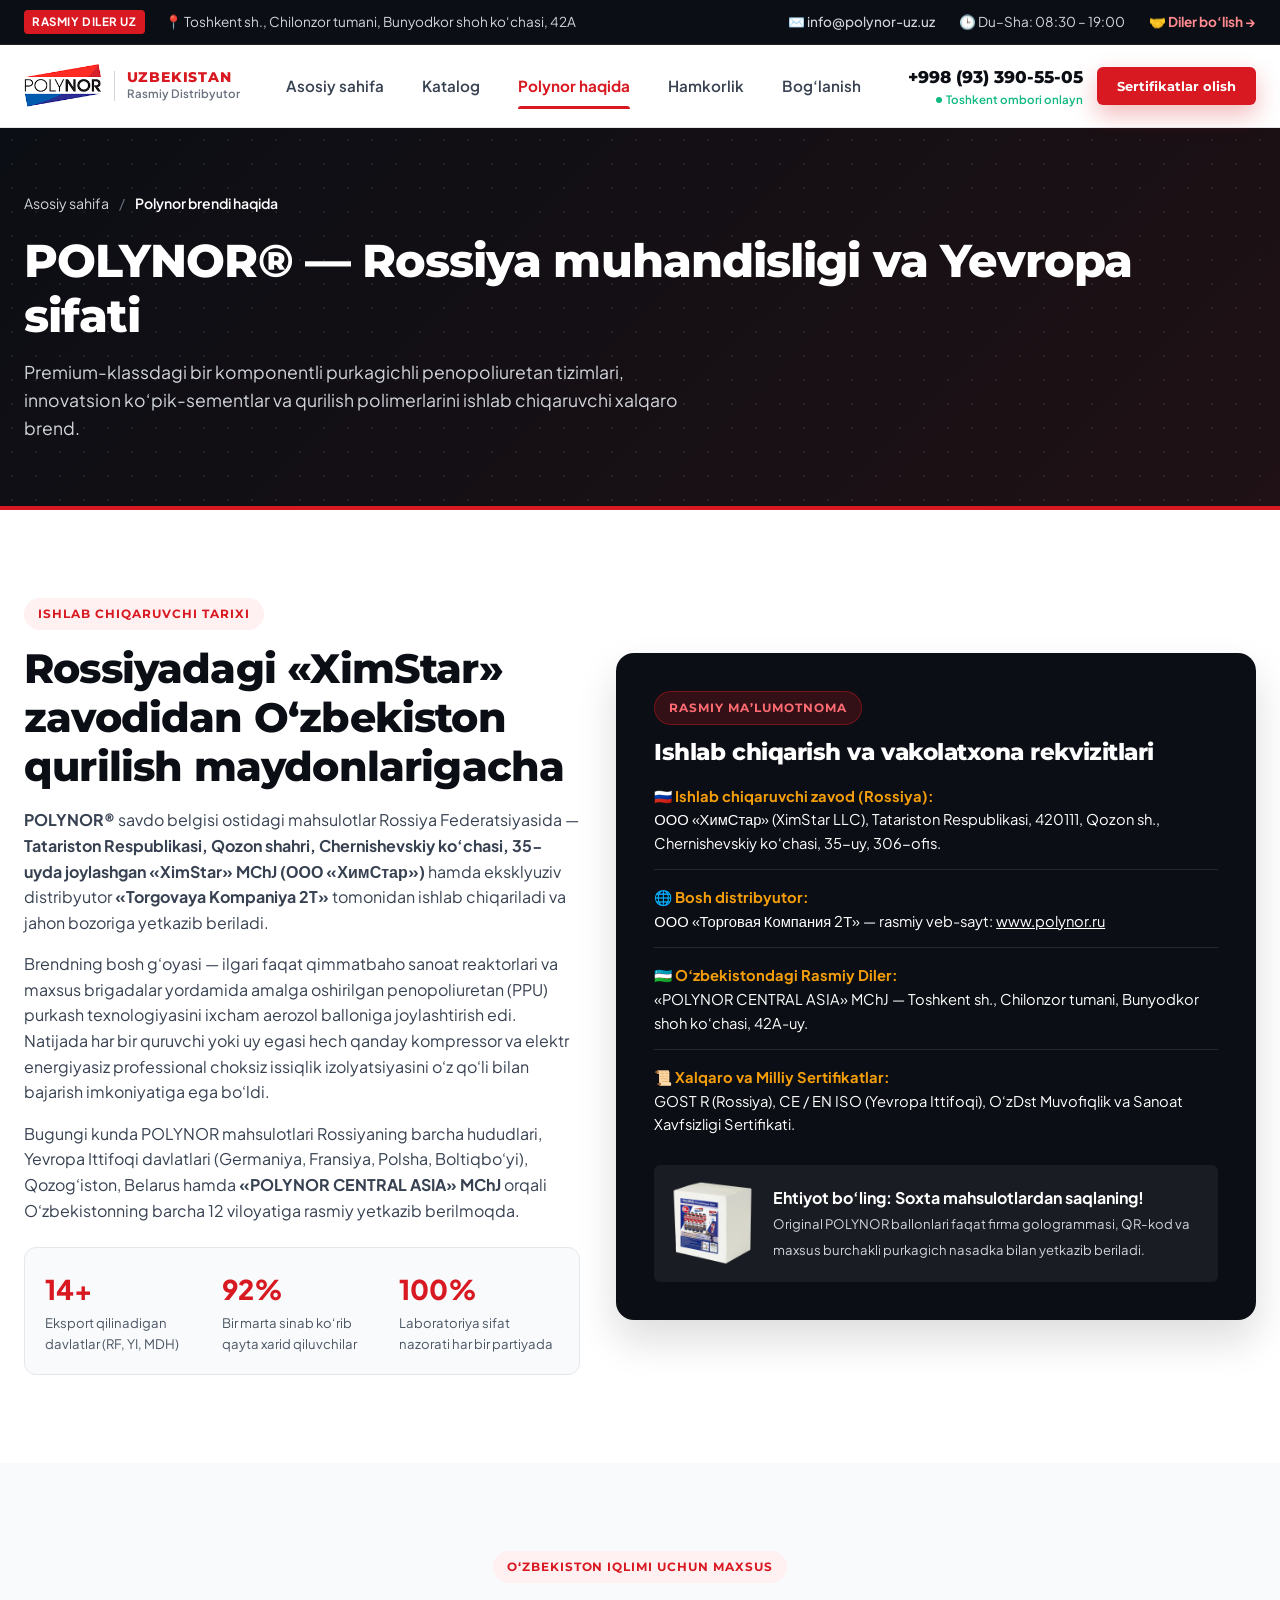
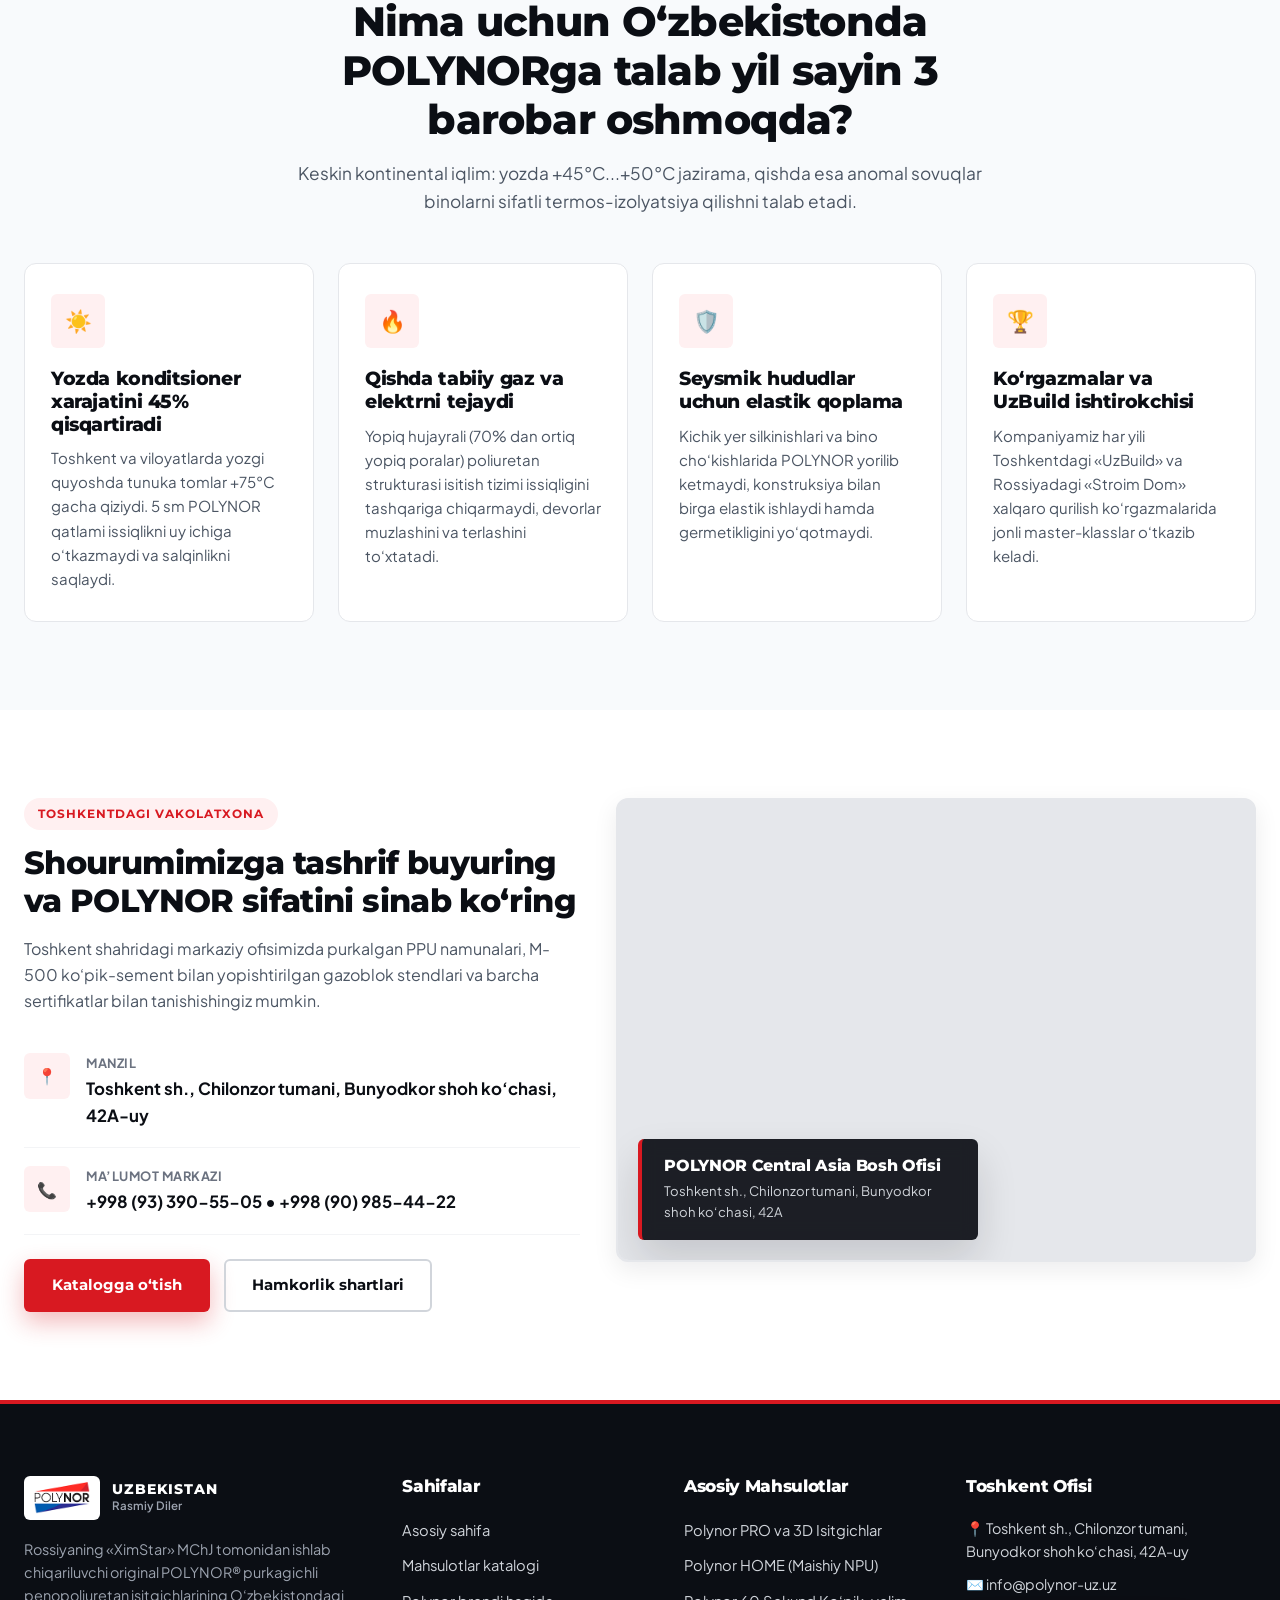
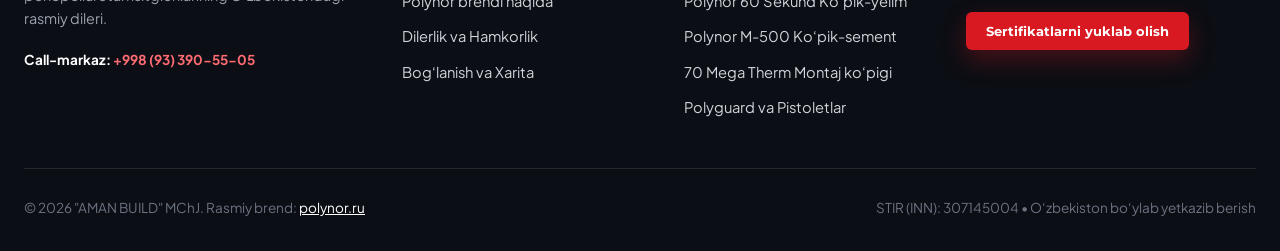
<file: about.html>
<!DOCTYPE html>
<html lang="uz">
<head>
  <meta charset="UTF-8">
  <meta name="viewport" content="width=device-width, initial-scale=1.0">
  <meta http-equiv="X-UA-Compatible" content="ie=edge">

  <!-- Primary SEO Meta Tags -->
  <title>Polynor Haqida — Rossiyaning «XimStar» Zavodi va O‘zbekistondagi Rasmiy Vakolatxonasi</title>
  <meta name="description" content="POLYNOR brendi tarixi, Tatariston Respublikasi (Qozon sh.) «XimStar» ishlab chiqarish zavodi, Yevropa Ittifoqi hamda RF sifat sertifikatlari va O‘zbekistondagi rasmiy dileri «POLYNOR CENTRAL ASIA» haqida.">
  <meta name="keywords" content="Polynor haqida, Polynor Rossiya zavodi, XimStar Qozon, Polynor sertifikatlar, Polynor Uzbekistan rasmiy diler, purkagichli penopoliuretan texnologiyasi">
  <meta name="robots" content="index, follow">
  <link rel="canonical" href="https://polynor.uz/about.html">

  <!-- Open Graph -->
  <meta property="og:type" content="article">
  <meta property="og:locale" content="uz_UZ">
  <meta property="og:title" content="POLYNOR® Brendi Haqida — Rossiya Ishlab Chiqarishi va O‘zbekistondagi Rasmiy Dileri">
  <meta property="og:description" content="Yevropa va MDH bozorida yetakchi bo‘lgan bir komponentli purkagichli poliuretan isitgichlar ishlab chiqaruvchisi haqida batafsil.">
  <meta property="og:image" content="assets/img/products/polynor-pro.png">
  <meta property="og:url" content="https://polynor.uz/about.html">

  <!-- Fonts & Styles -->
  <link rel="preconnect" href="https://fonts.googleapis.com">
  <link rel="preconnect" href="https://fonts.gstatic.com" crossorigin>
  <link href="https://fonts.googleapis.com/css2?family=Montserrat:wght@600;700;800;900&family=Plus+Jakarta+Sans:wght@400;500;600;700&display=swap" rel="stylesheet">
  <link rel="stylesheet" href="assets/css/style.css">

  <script type="application/ld+json">
  {
    "@context": "https://schema.org",
    "@type": "AboutPage",
    "name": "POLYNOR brendi va O‘zbekistondagi rasmiy dileri haqida",
    "url": "https://polynor.uz/about.html",
    "mainEntity": {
      "@type": "Organization",
      "name": "POLYNOR (OOO XimStar / Polynor Central Asia)",
      "foundingLocation": "Qozon, Tatariston Respublikasi, Rossiya",
      "areaServed": ["RU", "UZ", "KZ", "BY", "EU"]
    }
  }
  </script>
</head>
<body>

  <!-- Topbar -->
  <div class="topbar">
    <div class="container topbar__inner">
      <div class="topbar__left">
        <span class="topbar__badge">Rasmiy Diler UZ</span>
        <span class="topbar__info">📍 Toshkent sh., Chilonzor tumani, Bunyodkor shoh ko‘chasi, 42A</span>
      </div>
      <div class="topbar__right">
        <a href="mailto:info@polynor-uz.uz" class="topbar__link">✉️ info@polynor-uz.uz</a>
        <span class="topbar__info">🕒 Du–Sha: 08:30 – 19:00</span>
        <a href="partnership.html" class="topbar__link" style="color: #FF8A90; font-weight: 700;">🤝 Diler bo‘lish →</a>
      </div>
    </div>
  </div>

  <!-- Header -->
  <header class="header">
    <div class="container header__inner">
      <a href="index.html" class="logo" aria-label="POLYNOR Uzbekistan Bosh sahifa">
        <img src="assets/img/logo.png" alt="POLYNOR Original Logo" class="logo__img">
        <span class="logo__divider"></span>
        <div class="logo__region">
          <span class="logo__country">Uzbekistan</span>
          <span class="logo__sub">Rasmiy Distribyutor</span>
        </div>
      </a>

      <nav class="nav" id="mainNav" aria-label="Asosiy navigatsiya">
        <a href="index.html" class="nav__link">Asosiy sahifa</a>
        <a href="catalog.html" class="nav__link">Katalog</a>
        <a href="about.html" class="nav__link active">Polynor haqida</a>
        <a href="partnership.html" class="nav__link">Hamkorlik</a>
        <a href="contact.html" class="nav__link">Bog‘lanish</a>
      </nav>

      <div class="header__actions">
        <div class="header__phone">
          <a href="tel:+998933905505" class="header__phone-num">+998 (93) 390-55-05</a>
          <span class="header__phone-label">Toshkent ombori onlayn</span>
        </div>
        <button type="button" class="btn btn--primary btn--sm js-order-btn" data-product="Kompaniya sertifikatlari va taqdimoti so'rovi">
          Sertifikatlar olish
        </button>
        <button type="button" class="burger" id="burgerBtn" aria-label="Menyuni ochish" aria-expanded="false">
          <svg width="24" height="24" viewBox="0 0 24 24" fill="none" stroke="currentColor" stroke-width="2.2">
            <line x1="3" y1="6" x2="21" y2="6"></line>
            <line x1="3" y1="12" x2="21" y2="12"></line>
            <line x1="3" y1="18" x2="21" y2="18"></line>
          </svg>
        </button>
      </div>
    </div>
  </header>

  <main>
    <!-- PAGE HERO -->
    <section class="page-hero">
      <div class="container">
        <nav class="breadcrumbs" aria-label="Breadcrumb">
          <a href="index.html">Asosiy sahifa</a>
          <span class="breadcrumbs__sep">/</span>
          <span class="breadcrumbs__current">Polynor brendi haqida</span>
        </nav>
        <h1 class="page-hero__title">POLYNOR® — Rossiya muhandisligi va Yevropa sifati</h1>
        <p class="page-hero__desc">
          Premium-klassdagi bir komponentli purkagichli penopoliuretan tizimlari, innovatsion ko‘pik-sementlar va qurilish polimerlarini ishlab chiqaruvchi xalqaro brend.
        </p>
      </div>
    </section>

    <!-- BRAND STORY & PRODUCTION -->
    <section class="section section--white">
      <div class="container">
        <div class="contact-grid" style="align-items: center;">
          <div>
            <span class="section-tag">Ishlab chiqaruvchi tarixi</span>
            <h2 class="section-title">Rossiyadagi «XimStar» zavodidan O‘zbekiston qurilish maydonlarigacha</h2>
            <p style="color: var(--gray-700); margin-bottom: 16px;">
              <strong>POLYNOR®</strong> savdo belgisi ostidagi mahsulotlar Rossiya Federatsiyasida — <strong>Tatariston Respublikasi, Qozon shahri, Chernishevskiy ko‘chasi, 35-uyda joylashgan «XimStar» MChJ (ООО «ХимСтар»)</strong> hamda eksklyuziv distribyutor <strong>«Torgovaya Kompaniya 2T»</strong> tomonidan ishlab chiqariladi va jahon bozoriga yetkazib beriladi.
            </p>
            <p style="color: var(--gray-700); margin-bottom: 16px;">
              Brendning bosh g‘oyasi — ilgari faqat qimmatbaho sanoat reaktorlari va maxsus brigadalar yordamida amalga oshirilgan penopoliuretan (PPU) purkash texnologiyasini ixcham aerozol balloniga joylashtirish edi. Natijada har bir quruvchi yoki uy egasi hech qanday kompressor va elektr energiyasiz professional choksiz issiqlik izolyatsiyasini o‘z qo‘li bilan bajarish imkoniyatiga ega bo‘ldi.
            </p>
            <p style="color: var(--gray-700); margin-bottom: 24px;">
              Bugungi kunda POLYNOR mahsulotlari Rossiyaning barcha hududlari, Yevropa Ittifoqi davlatlari (Germaniya, Fransiya, Polsha, Boltiqbo‘yi), Qozog‘iston, Belarus hamda <strong>«POLYNOR CENTRAL ASIA» MChJ</strong> orqali O‘zbekistonning barcha 12 viloyatiga rasmiy yetkazib berilmoqda.
            </p>

            <div style="display: grid; grid-template-columns: repeat(3, 1fr); gap: 16px; padding: 20px; background: var(--gray-50); border-radius: var(--radius-md); border: 1px solid var(--gray-200);">
              <div>
                <div style="font-size: 1.7rem; font-weight: 900; color: var(--brand-red);">14+</div>
                <div style="font-size: 0.82rem; color: var(--gray-600);">Eksport qilinadigan davlatlar (RF, YI, MDH)</div>
              </div>
              <div>
                <div style="font-size: 1.7rem; font-weight: 900; color: var(--brand-red);">92%</div>
                <div style="font-size: 0.82rem; color: var(--gray-600);">Bir marta sinab ko‘rib qayta xarid qiluvchilar</div>
              </div>
              <div>
                <div style="font-size: 1.7rem; font-weight: 900; color: var(--brand-red);">100%</div>
                <div style="font-size: 0.82rem; color: var(--gray-600);">Laboratoriya sifat nazorati har bir partiyada</div>
              </div>
            </div>
          </div>

          <div style="background: var(--dark-900); color: #fff; padding: 38px; border-radius: var(--radius-lg); box-shadow: var(--shadow-lg);">
            <span class="section-tag section-tag--dark">Rasmiy Ma’lumotnoma</span>
            <h3 style="color: #fff; font-size: 1.45rem; margin-bottom: 18px;">Ishlab chiqarish va vakolatxona rekvizitlari</h3>
            <div style="display: flex; flex-direction: column; gap: 16px; font-size: 0.92rem;">
              <div style="padding-bottom: 14px; border-bottom: 1px solid rgba(255,255,255,0.1);">
                <div style="color: var(--brand-amber); font-weight: 700;">🇷🇺 Ishlab chiqaruvchi zavod (Rossiya):</div>
                <div>ООО «ХимСтар» (XimStar LLC), Tatariston Respublikasi, 420111, Qozon sh., Chernishevskiy ko‘chasi, 35-uy, 306-ofis.</div>
              </div>
              <div style="padding-bottom: 14px; border-bottom: 1px solid rgba(255,255,255,0.1);">
                <div style="color: var(--brand-amber); font-weight: 700;">🌐 Bosh distribyutor:</div>
                <div>ООО «Торговая Компания 2Т» — rasmiy veb-sayt: <a href="https://www.polynor.ru/ru" target="_blank" rel="noopener" style="text-decoration: underline;">www.polynor.ru</a></div>
              </div>
              <div style="padding-bottom: 14px; border-bottom: 1px solid rgba(255,255,255,0.1);">
                <div style="color: var(--brand-amber); font-weight: 700;">🇺🇿 O‘zbekistondagi Rasmiy Diler:</div>
                <div>«POLYNOR CENTRAL ASIA» MChJ — Toshkent sh., Chilonzor tumani, Bunyodkor shoh ko‘chasi, 42A-uy.</div>
              </div>
              <div>
                <div style="color: var(--brand-amber); font-weight: 700;">📜 Xalqaro va Milliy Sertifikatlar:</div>
                <div>GOST R (Rossiya), CE / EN ISO (Yevropa Ittifoqi), O‘zDst Muvofiqlik va Sanoat Xavfsizligi Sertifikati.</div>
              </div>
            </div>

            <div style="margin-top: 28px; display: flex; align-items: center; gap: 18px; background: rgba(255,255,255,0.06); padding: 16px; border-radius: var(--radius-sm);">
              <img src="assets/img/products/kit-roof.png" alt="Polynor Komplekt" style="height: 85px; width: auto;">
              <div>
                <strong style="display: block; color: #fff;">Ehtiyot bo‘ling: Soxta mahsulotlardan saqlaning!</strong>
                <span style="font-size: 0.82rem; color: #d1d5db;">Original POLYNOR ballonlari faqat firma gologrammasi, QR-kod va maxsus burchakli purkagich nasadka bilan yetkazib beriladi.</span>
              </div>
            </div>
          </div>
        </div>
      </div>
    </section>

    <!-- WHY UZBEKISTAN BUILDERS CHOOSE POLYNOR -->
    <section class="section">
      <div class="container">
        <div class="section-header section-header--center">
          <span class="section-tag">O‘zbekiston Iqlimi Uchun Maxsus</span>
          <h2 class="section-title">Nima uchun O‘zbekistonda POLYNORga talab yil sayin 3 barobar oshmoqda?</h2>
          <p class="section-desc">Keskin kontinental iqlim: yozda +45°C...+50°C jazirama, qishda esa anomal sovuqlar binolarni sifatli termos-izolyatsiya qilishni talab etadi.</p>
        </div>

        <div class="advantages-grid">
          <div class="adv-card">
            <div class="adv-card__icon">☀️</div>
            <h3 class="adv-card__title">Yozda konditsioner xarajatini 45% qisqartiradi</h3>
            <p class="adv-card__text">Toshkent va viloyatlarda yozgi quyoshda tunuka tomlar +75°C gacha qiziydi. 5 sm POLYNOR qatlami issiqlikni uy ichiga o‘tkazmaydi va salqinlikni saqlaydi.</p>
          </div>
          <div class="adv-card">
            <div class="adv-card__icon">🔥</div>
            <h3 class="adv-card__title">Qishda tabiiy gaz va elektrni tejaydi</h3>
            <p class="adv-card__text">Yopiq hujayrali (70% dan ortiq yopiq poralar) poliuretan strukturasi isitish tizimi issiqligini tashqariga chiqarmaydi, devorlar muzlashini va terlashini to‘xtatadi.</p>
          </div>
          <div class="adv-card">
            <div class="adv-card__icon">🛡️</div>
            <h3 class="adv-card__title">Seysmik hududlar uchun elastik qoplama</h3>
            <p class="adv-card__text">Kichik yer silkinishlari va bino cho‘kishlarida POLYNOR yorilib ketmaydi, konstruksiya bilan birga elastik ishlaydi hamda germetikligini yo‘qotmaydi.</p>
          </div>
          <div class="adv-card">
            <div class="adv-card__icon">🏆</div>
            <h3 class="adv-card__title">Ko‘rgazmalar va UzBuild ishtirokchisi</h3>
            <p class="adv-card__text">Kompaniyamiz har yili Toshkentdagi «UzBuild» va Rossiyadagi «Stroim Dom» xalqaro qurilish ko‘rgazmalarida jonli master-klasslar o‘tkazib keladi.</p>
          </div>
        </div>
      </div>
    </section>

    <!-- TASHKENT OFFICE & WAREHOUSE IFRAME MAP -->
    <section class="section section--white">
      <div class="container">
        <div class="contact-grid">
          <div>
            <span class="section-tag">Toshkentdagi Vakolatxona</span>
            <h2 class="section-title" style="font-size: 2rem;">Shourumimizga tashrif buyuring va POLYNOR sifatini sinab ko‘ring</h2>
            <p style="color: var(--gray-600); margin-bottom: 22px;">
              Toshkent shahridagi markaziy ofisimizda purkalgan PPU namunalari, M-500 ko‘pik-sement bilan yopishtirilgan gazoblok stendlari va barcha sertifikatlar bilan tanishishingiz mumkin.
            </p>
            <div class="contact-item">
              <div class="contact-item__icon">📍</div>
              <div>
                <div class="contact-item__label">Manzil</div>
                <div class="contact-item__val">Toshkent sh., Chilonzor tumani, Bunyodkor shoh ko‘chasi, 42A-uy</div>
              </div>
            </div>
            <div class="contact-item">
              <div class="contact-item__icon">📞</div>
              <div>
                <div class="contact-item__label">Ma’lumot markazi</div>
                <div class="contact-item__val"><a href="tel:+998933905505">+998 (93) 390-55-05</a> &bull; <a href="tel:+998909854422">+998 (90) 985-44-22</a></div>
              </div>
            </div>
            <div style="margin-top: 24px; display: flex; gap: 14px; flex-wrap: wrap;">
              <a href="catalog.html" class="btn btn--primary">Katalogga o‘tish</a>
              <a href="partnership.html" class="btn btn--outline">Hamkorlik shartlari</a>
            </div>
          </div>

          <div class="map-frame-wrap">
            <iframe 
              title="Polynor Uzbekistan Rasmiy Ofisi Toshkent Xaritasi"
              src="https://www.google.com/maps/embed?pb=!1m18!1m12!1m3!1d47966.66316873688!2d69.1856414!3d41.2857977!2m3!1f0!2f0!3f0!3m2!1i1024!2i768!4f13.1!3m3!1m2!1s0x38ae8ba578f4f58d%3A0xd7a2ecf23413b7a0!2sChilanzar%20District%2C%20Tashkent%2C%20Uzbekistan!5e0!3m2!1sen!2suz!4v1710000000000!5m2!1sen!2suz" 
              allowfullscreen="" 
              loading="lazy" 
              referrerpolicy="no-referrer-when-downgrade">
            </iframe>
            <div class="map-overlay-card">
              <h4>POLYNOR Central Asia Bosh Ofisi</h4>
              <p>Toshkent sh., Chilonzor tumani, Bunyodkor shoh ko‘chasi, 42A</p>
            </div>
          </div>
        </div>
      </div>
    </section>
  </main>

  <!-- FOOTER -->
  <footer class="footer">
    <div class="container">
      <div class="footer__grid">
        <div>
          <a href="index.html" class="logo" style="margin-bottom: 18px;">
            <img src="assets/img/logo.png" alt="POLYNOR Logo" class="logo__img" style="background: #fff; padding: 6px 10px; border-radius: 6px;">
            <div class="logo__region">
              <span class="logo__country" style="color: #fff;">Uzbekistan</span>
              <span class="logo__sub" style="color: #9ca3af;">Rasmiy Diler</span>
            </div>
          </a>
          <p style="font-size: 0.9rem; color: #9ca3af; margin-bottom: 18px;">
            Rossiyaning «XimStar» MChJ tomonidan ishlab chiqariluvchi original POLYNOR® purkagichli penopoliuretan isitgichlarining O‘zbekistondagi rasmiy dileri.
          </p>
          <div style="font-size: 0.85rem; color: #fff; font-weight: 700;">
            Call-markaz: <a href="tel:+998933905505" style="color: #FF6B72;">+998 (93) 390-55-05</a>
          </div>
        </div>

        <div>
          <h4 class="footer__title">Sahifalar</h4>
          <ul class="footer__links">
            <li><a href="index.html">Asosiy sahifa</a></li>
            <li><a href="catalog.html">Mahsulotlar katalogi</a></li>
            <li><a href="about.html">Polynor brendi haqida</a></li>
            <li><a href="partnership.html">Dilerlik va Hamkorlik</a></li>
            <li><a href="contact.html">Bog‘lanish va Xarita</a></li>
          </ul>
        </div>

        <div>
          <h4 class="footer__title">Asosiy Mahsulotlar</h4>
          <ul class="footer__links">
            <li><a href="catalog.html?cat=insulation">Polynor PRO va 3D Isitgichlar</a></li>
            <li><a href="catalog.html?cat=insulation">Polynor HOME (Maishiy NPU)</a></li>
            <li><a href="catalog.html?cat=adhesives">Polynor 60 Sekund Ko‘pik-yelim</a></li>
            <li><a href="catalog.html?cat=adhesives">Polynor M-500 Ko‘pik-sement</a></li>
            <li><a href="catalog.html?cat=foams">70 Mega Therm Montaj ko‘pigi</a></li>
            <li><a href="catalog.html?cat=accessories">Polyguard va Pistoletlar</a></li>
          </ul>
        </div>

        <div>
          <h4 class="footer__title">Toshkent Ofisi</h4>
          <p style="font-size: 0.9rem; margin-bottom: 10px;">
            📍 Toshkent sh., Chilonzor tumani, Bunyodkor shoh ko‘chasi, 42A-uy
          </p>
          <p style="font-size: 0.9rem; margin-bottom: 16px;">
            ✉️ <a href="mailto:info@polynor-uz.uz">info@polynor-uz.uz</a>
          </p>
          <button type="button" class="btn btn--primary btn--sm js-order-btn" data-product="Sertifikatlar va ulgurji prays-list">
            Sertifikatlarni yuklab olish
          </button>
        </div>
      </div>

      <div class="footer__bottom">
        <div>&copy; 2026 "AMAN BUILD" MChJ. Rasmiy brend: <a href="https://www.polynor.ru/ru" target="_blank" rel="noopener" style="color: #fff; text-decoration: underline;">polynor.ru</a></div>
        <div>STIR (INN): 307145004 • O‘zbekiston bo‘ylab yetkazib berish</div>
      </div>
    </div>
  </footer>

  <!-- ORDER MODAL -->
  <div class="modal-backdrop" id="orderModal" role="dialog" aria-modal="true" aria-labelledby="modalHeading">
    <div class="modal">
      <button type="button" class="modal__close" id="modalCloseBtn" aria-label="Yopish">&times;</button>
      <span class="section-tag">Sertifikat va Ma’lumot</span>
      <h3 id="modalHeading" style="font-size: 1.4rem; margin-bottom: 6px;">Rasmiy vakolatxona bilan bog‘lanish</h3>
      <p id="modalProductTitle" style="font-size: 0.9rem; color: var(--brand-red); font-weight: 700; margin-bottom: 18px;">
        Kompaniya sertifikatlari va taqdimoti
      </p>

      <form class="js-lead-form">
        <input type="hidden" name="product" id="modalProductInput" value="">
        <div class="form-group">
          <label class="form-label" for="modalName">Ismingiz yoki tashkilot nomi *</label>
          <input type="text" id="modalName" class="form-control" placeholder="Masalan: Jamshid / Baraka Stroy" required>
        </div>
        <div class="form-group">
          <label class="form-label" for="modalPhone">Telefon raqamingiz *</label>
          <input type="tel" id="modalPhone" class="form-control" placeholder="+998 (90) 123-45-67" required>
        </div>
        <div class="form-group">
          <label class="form-label" for="modalRegion">Telegram yoki Email manzilingiz</label>
          <input type="text" id="modalRegion" class="form-control" placeholder="PDF sertifikatlarni yuborish uchun">
        </div>
        <button type="submit" class="btn btn--primary btn--full">Yuborish</button>
      </form>
    </div>
  </div>

  <script src="assets/js/main.js"></script>
</body>
</html>
</file>
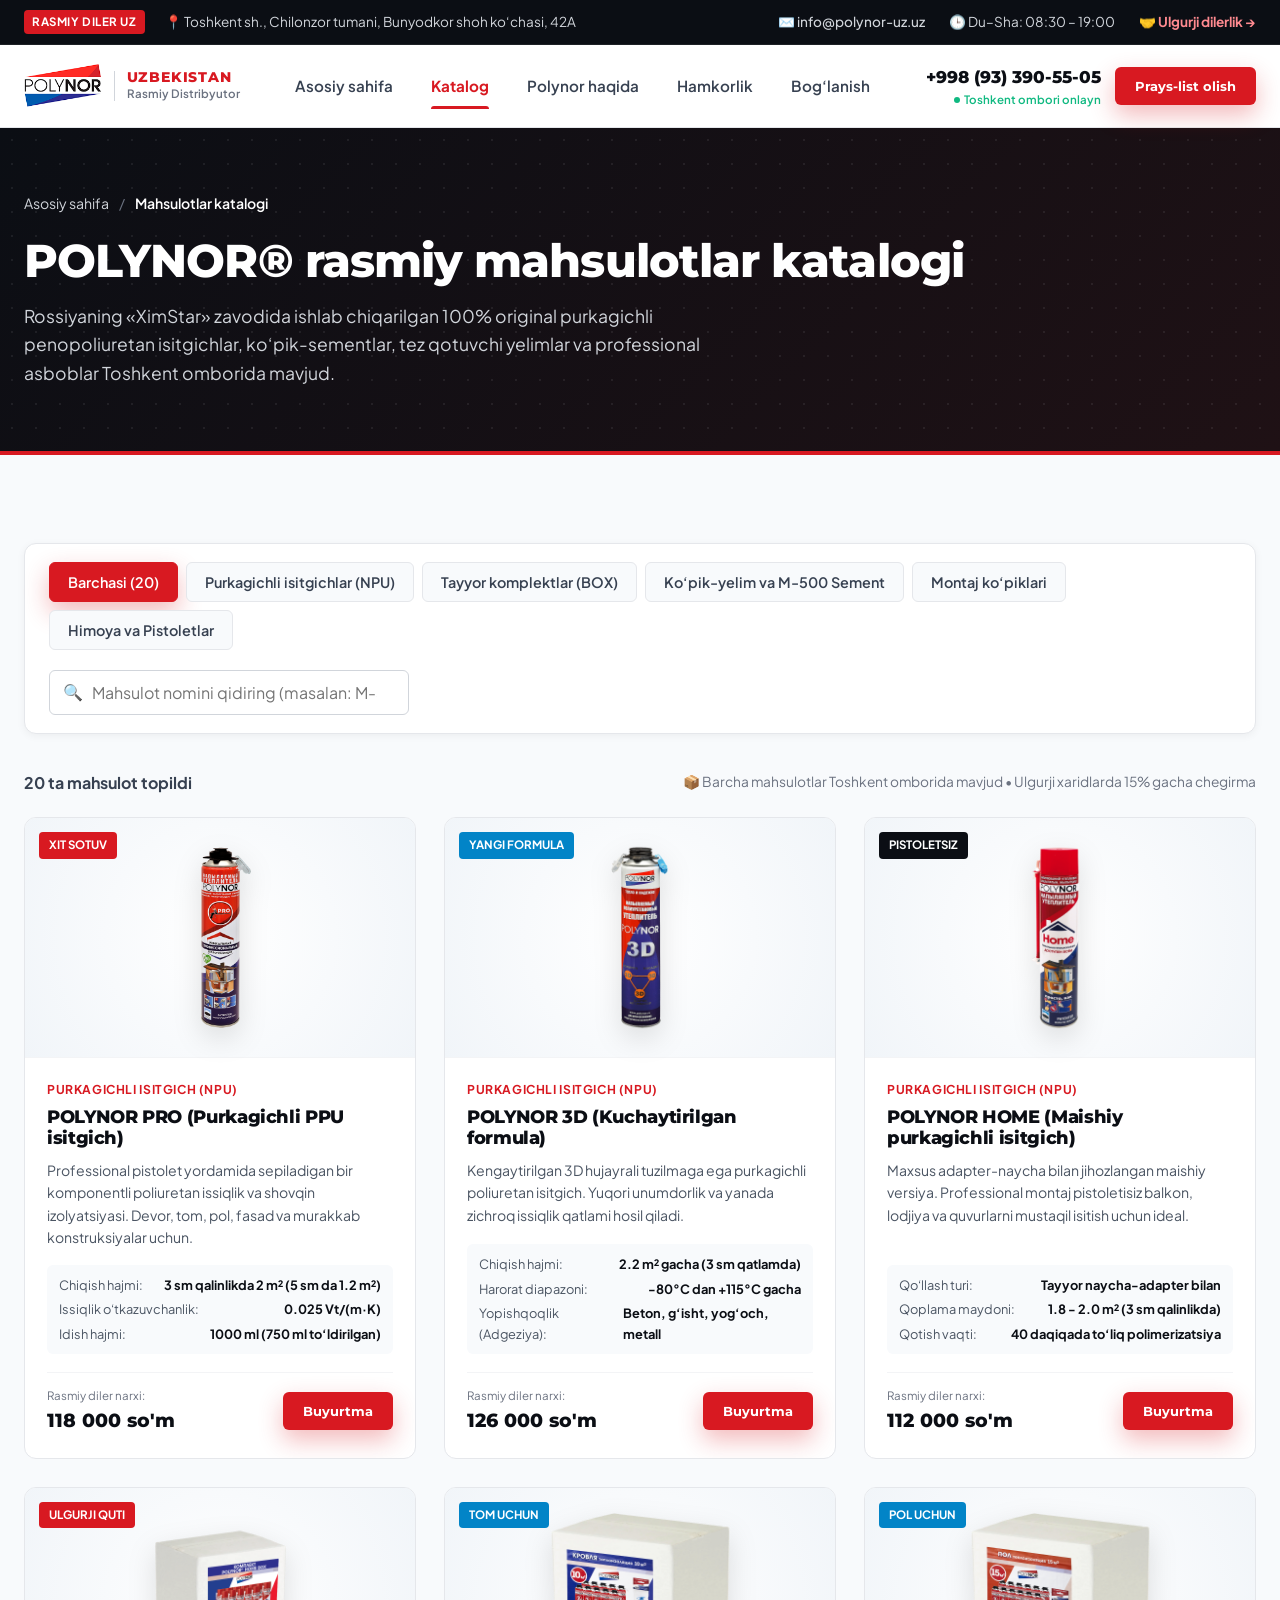
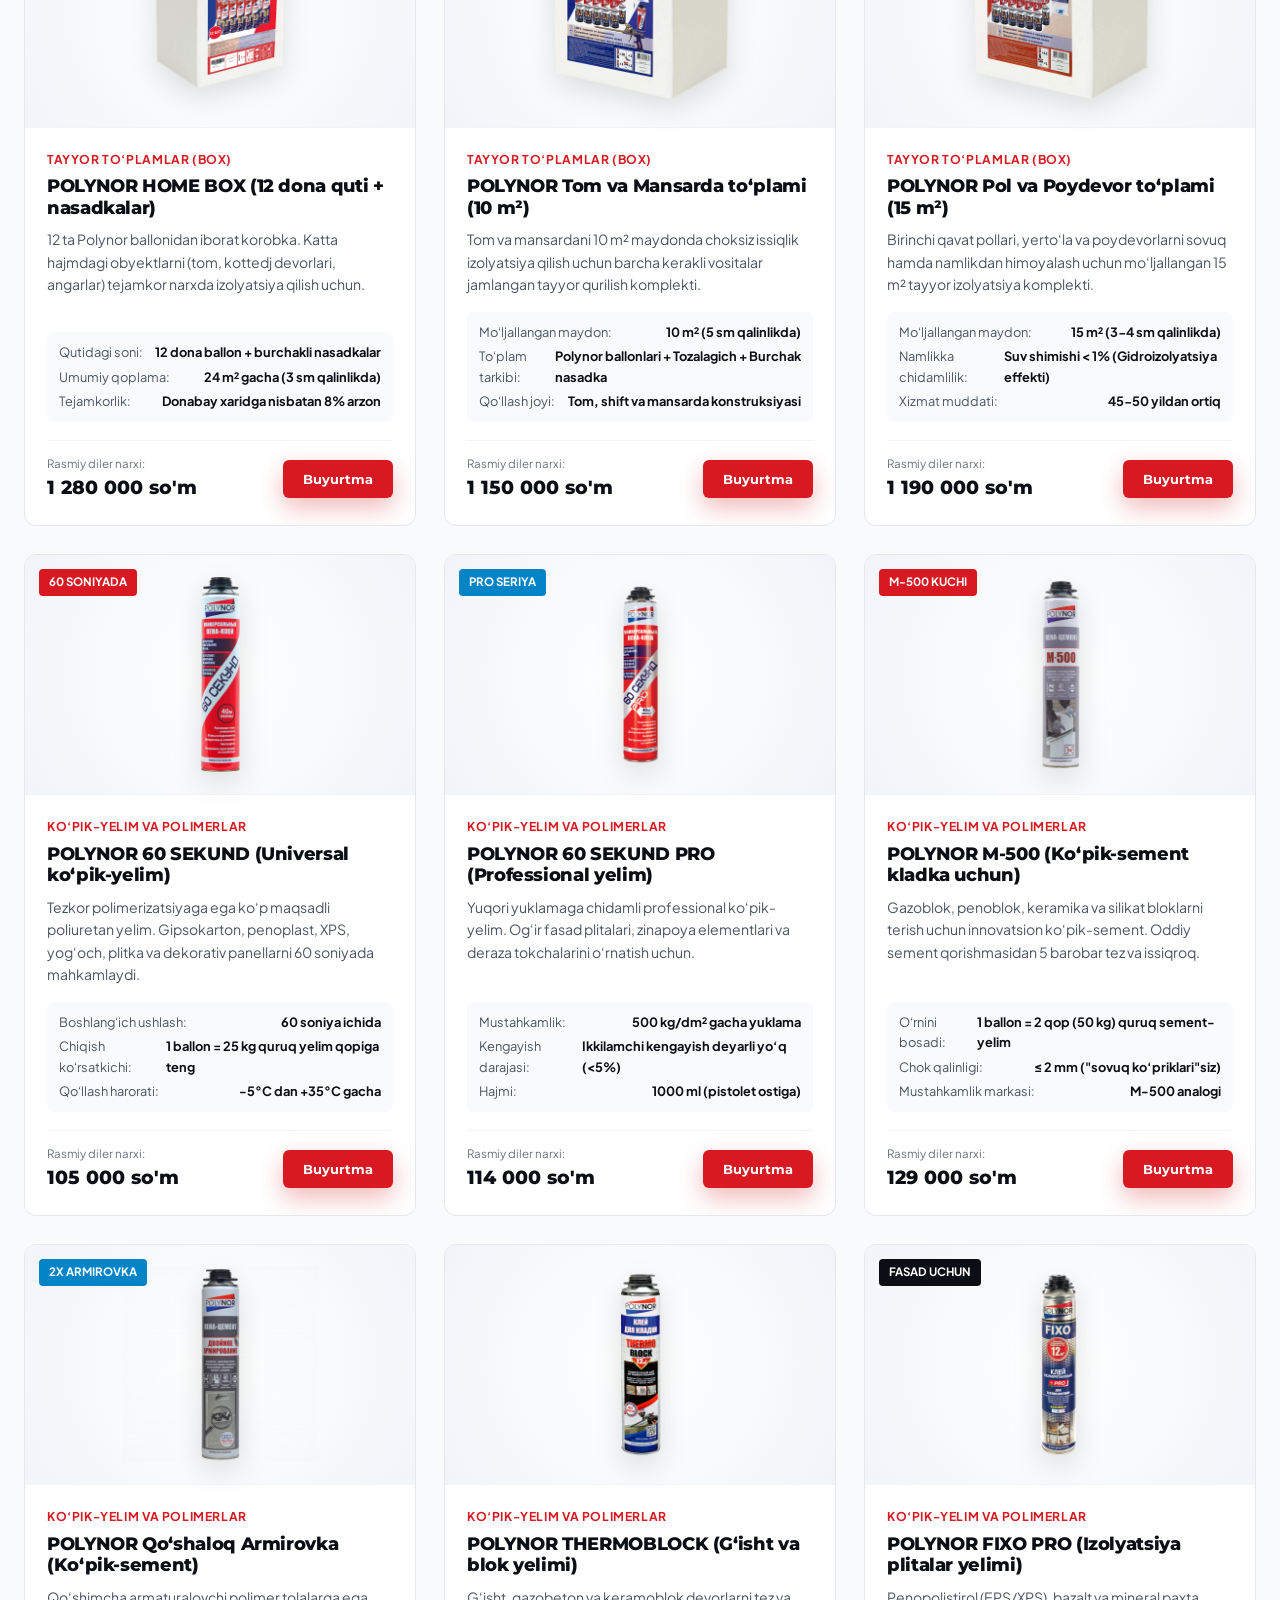
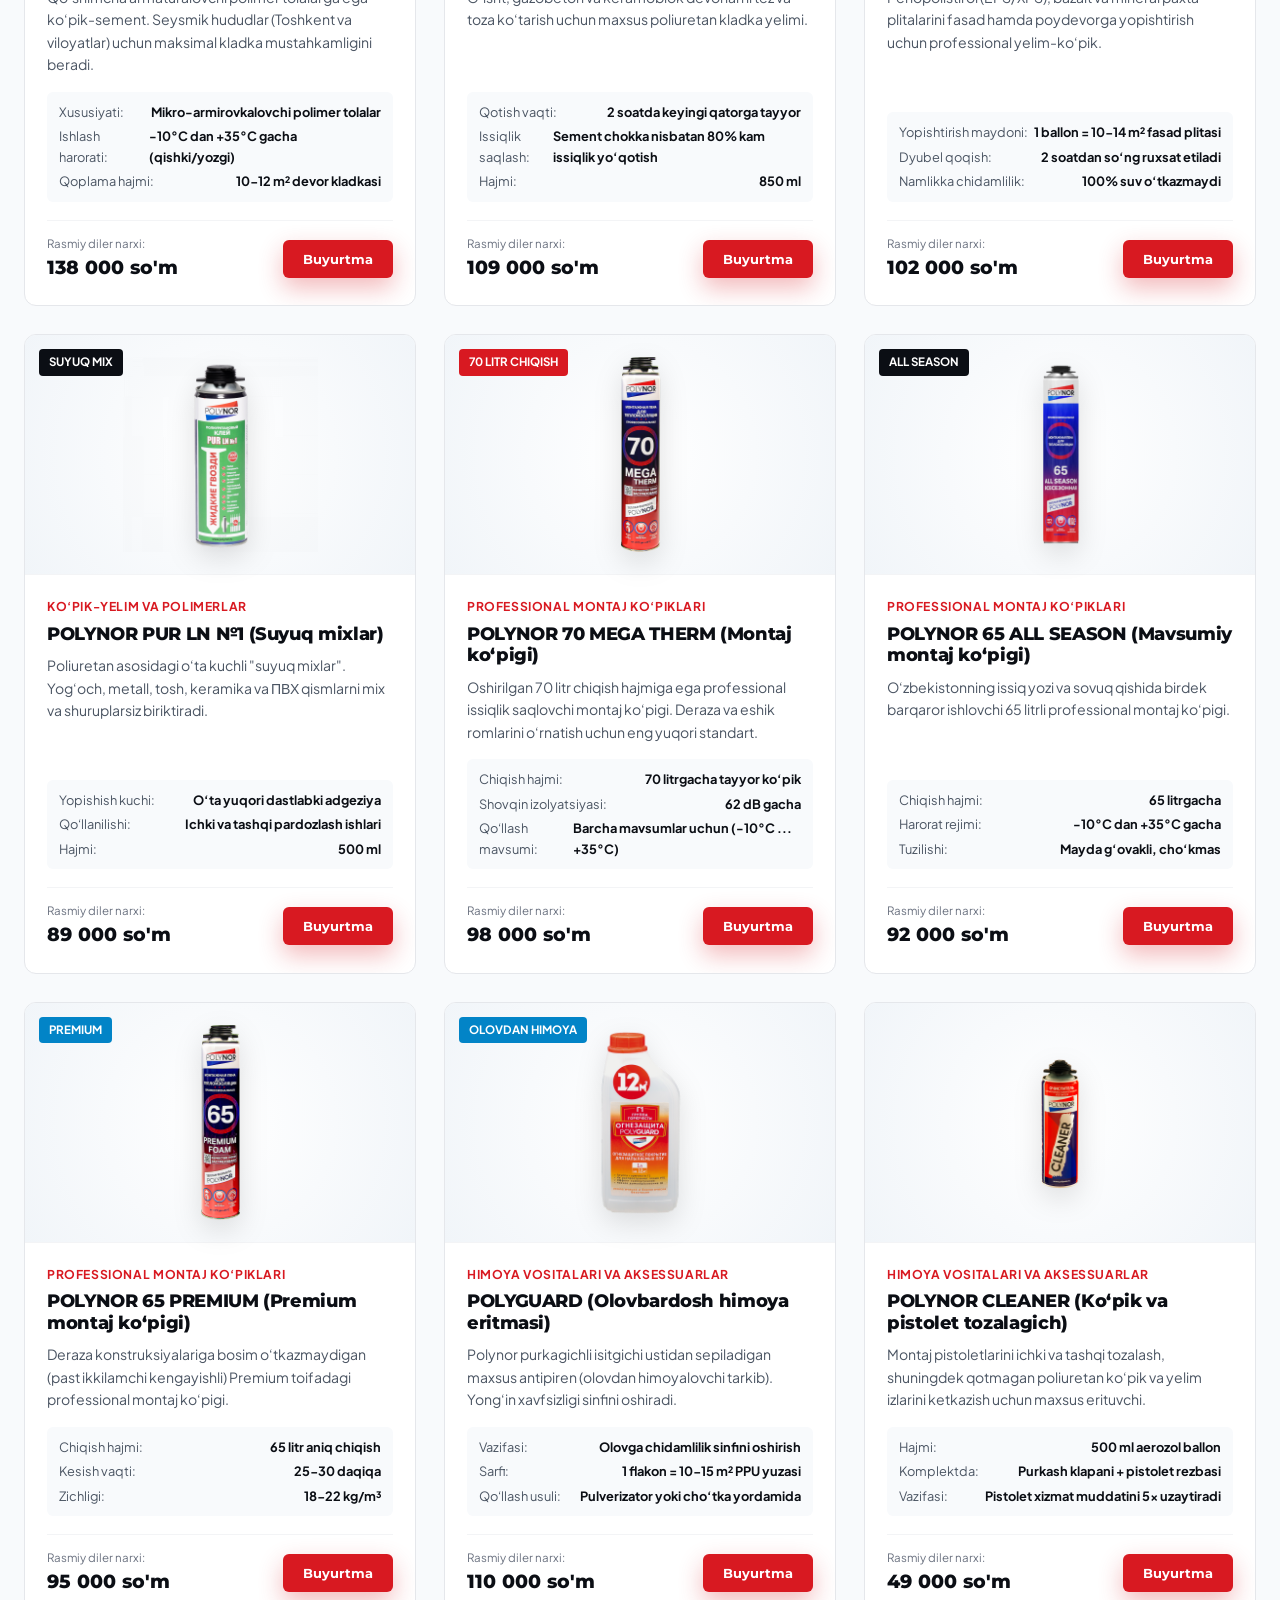
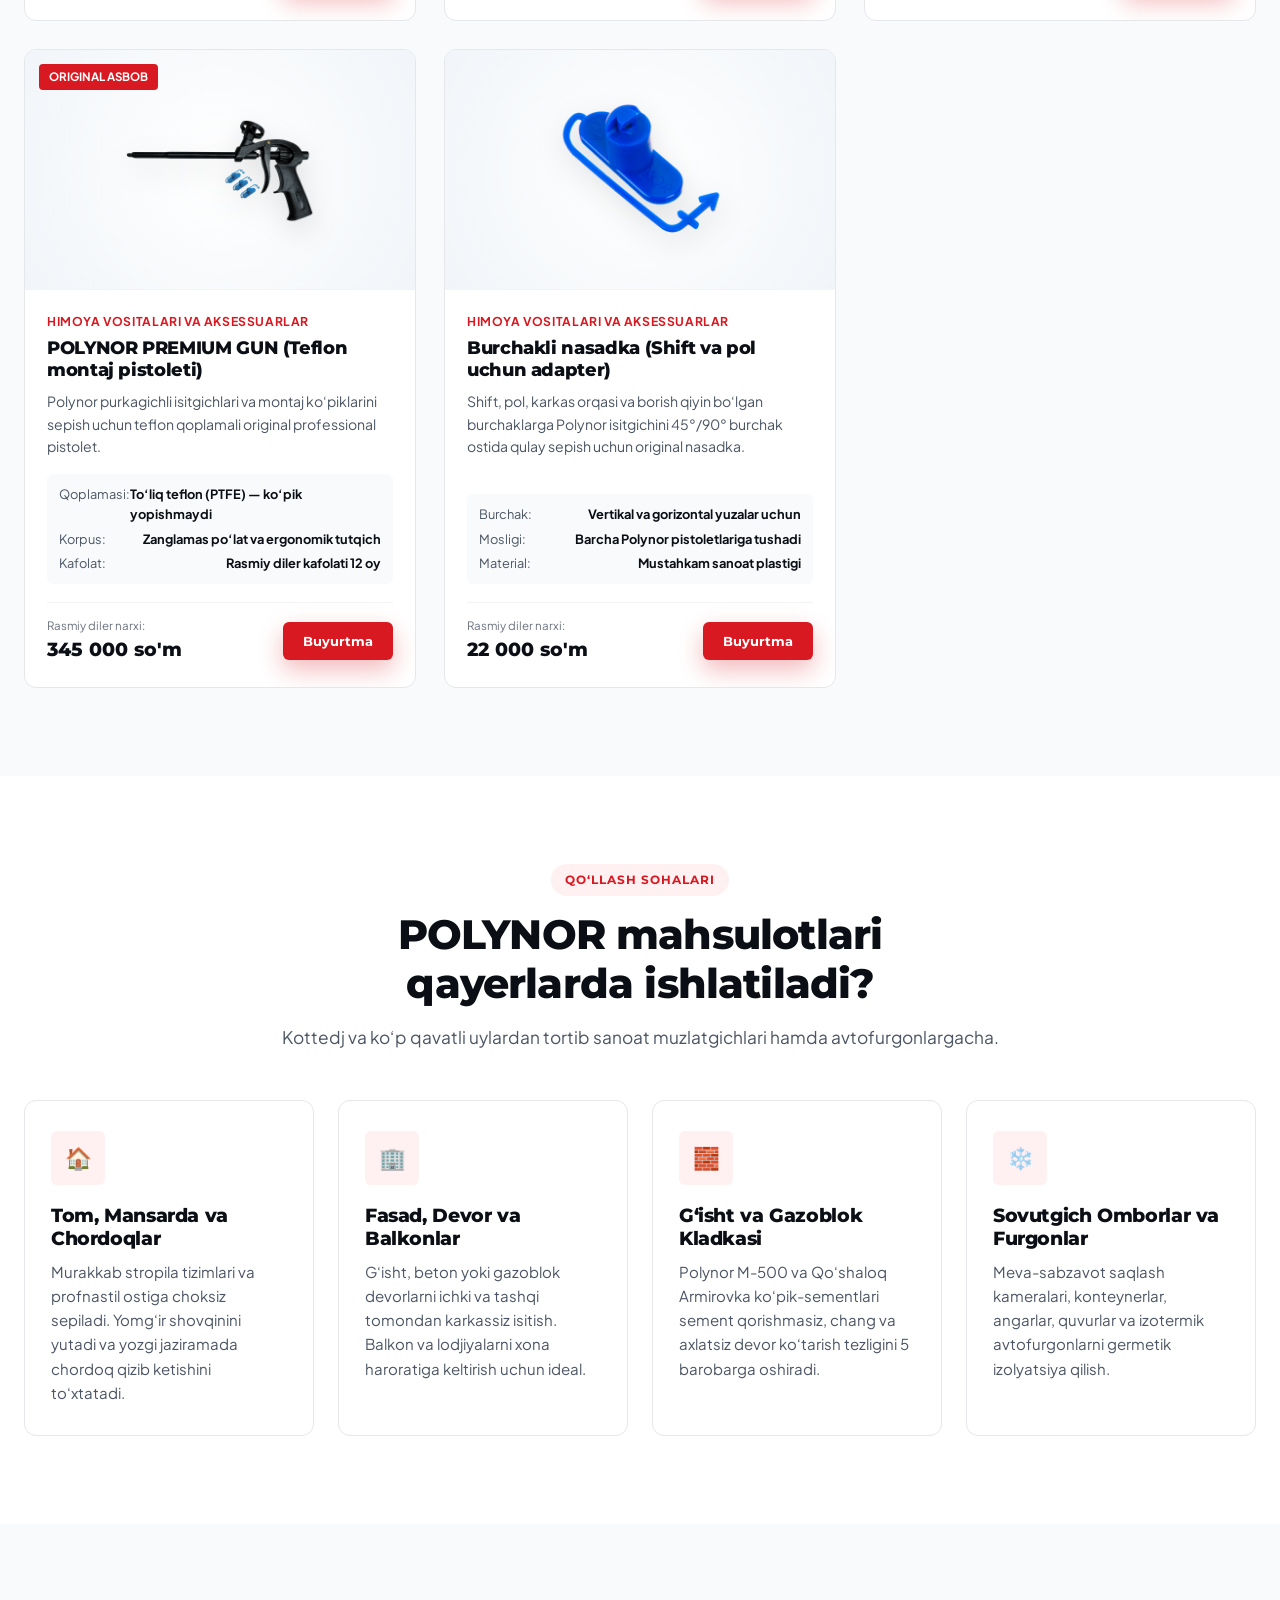
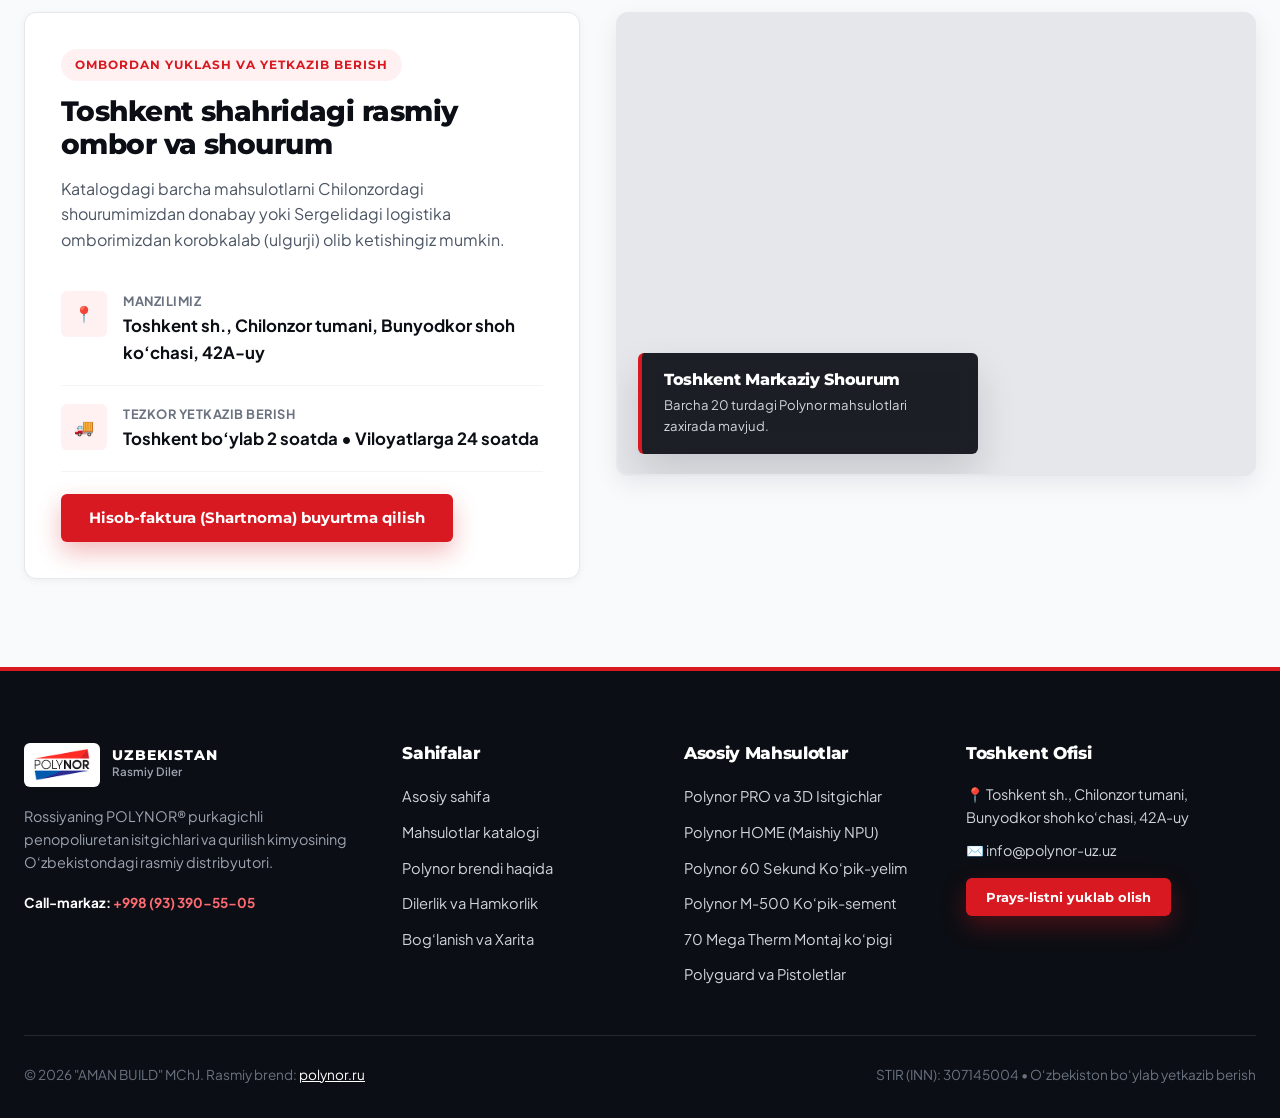
<file: catalog.html>
<!DOCTYPE html>
<html lang="uz">
<head>
  <meta charset="UTF-8">
  <meta name="viewport" content="width=device-width, initial-scale=1.0">
  <meta http-equiv="X-UA-Compatible" content="ie=edge">

  <!-- Primary SEO Meta Tags -->
  <title>Katalog — POLYNOR Uzbekistan | Purkagichli Isitgichlar, 60 Sekund Yelim, M-500 Ko‘pik-Sement Narxlari</title>
  <meta name="description" content="POLYNOR mahsulotlarining O‘zbekistondagi to‘liq rasmiy katalogi va narxlari: Polynor PRO, Polynor 3D, Polynor HOME, 60 Sekund ko‘pik-yelim, M-500 ko‘pik-sement, Polyguard, 70 Mega Therm va montaj pistoletlari.">
  <meta name="keywords" content="Polynor katalog, Polynor narxi Toshkent, Polynor PRO sotib olish, Polynor 3D, Polynor 60 sekund narxi, Polynor M-500 ko'pik sement, Polyguard, montaj ko'pigi Toshkent">
  <meta name="robots" content="index, follow">
  <link rel="canonical" href="https://polynor.uz/catalog.html">

  <!-- Open Graph -->
  <meta property="og:type" content="website">
  <meta property="og:locale" content="uz_UZ">
  <meta property="og:title" content="Rasmiy Katalog va Narxlar — POLYNOR Uzbekistan">
  <meta property="og:description" content="20 turdagi original Rossiya POLYNOR qurilish kimyosi va purkagichli issiqlik izolyatsiyasi Toshkent omboridan.">
  <meta property="og:image" content="assets/img/products/polynor-3d.png">
  <meta property="og:url" content="https://polynor.uz/catalog.html">

  <!-- Fonts & Styles -->
  <link rel="preconnect" href="https://fonts.googleapis.com">
  <link rel="preconnect" href="https://fonts.gstatic.com" crossorigin>
  <link href="https://fonts.googleapis.com/css2?family=Montserrat:wght@600;700;800;900&family=Plus+Jakarta+Sans:wght@400;500;600;700&display=swap" rel="stylesheet">
  <link rel="stylesheet" href="assets/css/style.css">

  <!-- ItemList Schema for SEO -->
  <script type="application/ld+json">
  {
    "@context": "https://schema.org",
    "@type": "CollectionPage",
    "name": "POLYNOR Uzbekistan Rasmiy Katalogi",
    "description": "Bir komponentli purkagichli poliuretan isitgichlar, ko‘pik-yelimlar, ko‘pik-sement va montaj ko‘piklari katalogi.",
    "url": "https://polynor.uz/catalog.html",
    "BreadcrumbList": {
      "@type": "BreadcrumbList",
      "itemListElement": [
        { "@type": "ListItem", "position": 1, "name": "Asosiy sahifa", "item": "https://polynor.uz/index.html" },
        { "@type": "ListItem", "position": 2, "name": "Mahsulotlar katalogi", "item": "https://polynor.uz/catalog.html" }
      ]
    }
  }
  </script>
</head>
<body>

  <!-- Topbar -->
  <div class="topbar">
    <div class="container topbar__inner">
      <div class="topbar__left">
        <span class="topbar__badge">Rasmiy Diler UZ</span>
        <span class="topbar__info">📍 Toshkent sh., Chilonzor tumani, Bunyodkor shoh ko‘chasi, 42A</span>
      </div>
      <div class="topbar__right">
        <a href="mailto:info@polynor-uz.uz" class="topbar__link">✉️ info@polynor-uz.uz</a>
        <span class="topbar__info">🕒 Du–Sha: 08:30 – 19:00</span>
        <a href="partnership.html" class="topbar__link" style="color: #FF8A90; font-weight: 700;">🤝 Ulgurji dilerlik →</a>
      </div>
    </div>
  </div>

  <!-- Header -->
  <header class="header">
    <div class="container header__inner">
      <a href="index.html" class="logo" aria-label="POLYNOR Uzbekistan Bosh sahifa">
        <img src="assets/img/logo.png" alt="POLYNOR Original Logo" class="logo__img">
        <span class="logo__divider"></span>
        <div class="logo__region">
          <span class="logo__country">Uzbekistan</span>
          <span class="logo__sub">Rasmiy Distribyutor</span>
        </div>
      </a>

      <nav class="nav" id="mainNav" aria-label="Asosiy navigatsiya">
        <a href="index.html" class="nav__link">Asosiy sahifa</a>
        <a href="catalog.html" class="nav__link active">Katalog</a>
        <a href="about.html" class="nav__link">Polynor haqida</a>
        <a href="partnership.html" class="nav__link">Hamkorlik</a>
        <a href="contact.html" class="nav__link">Bog‘lanish</a>
      </nav>

      <div class="header__actions">
        <div class="header__phone">
          <a href="tel:+998933905505" class="header__phone-num">+998 (93) 390-55-05</a>
          <span class="header__phone-label">Toshkent ombori onlayn</span>
        </div>
        <button type="button" class="btn btn--primary btn--sm js-order-btn" data-product="Ulgurji prays-list va katalog so'rovi">
          Prays-list olish
        </button>
        <button type="button" class="burger" id="burgerBtn" aria-label="Menyuni ochish" aria-expanded="false">
          <svg width="24" height="24" viewBox="0 0 24 24" fill="none" stroke="currentColor" stroke-width="2.2">
            <line x1="3" y1="6" x2="21" y2="6"></line>
            <line x1="3" y1="12" x2="21" y2="12"></line>
            <line x1="3" y1="18" x2="21" y2="18"></line>
          </svg>
        </button>
      </div>
    </div>
  </header>

  <main>
    <!-- PAGE HERO -->
    <section class="page-hero">
      <div class="container">
        <nav class="breadcrumbs" aria-label="Breadcrumb">
          <a href="index.html">Asosiy sahifa</a>
          <span class="breadcrumbs__sep">/</span>
          <span class="breadcrumbs__current">Mahsulotlar katalogi</span>
        </nav>
        <h1 class="page-hero__title">POLYNOR® rasmiy mahsulotlar katalogi</h1>
        <p class="page-hero__desc">
          Rossiyaning «XimStar» zavodida ishlab chiqarilgan 100% original purkagichli penopoliuretan isitgichlar, ko‘pik-sementlar, tez qotuvchi yelimlar va professional asboblar Toshkent omborida mavjud.
        </p>
      </div>
    </section>

    <!-- CATALOG FILTER & PRODUCTS GRID -->
    <section class="section">
      <div class="container">
        <div class="catalog-controls">
          <div class="filter-tabs" role="tablist" aria-label="Mahsulot toifalari">
            <button type="button" class="filter-btn active" data-filter="all">Barchasi (20)</button>
            <button type="button" class="filter-btn" data-filter="insulation">Purkagichli isitgichlar (NPU)</button>
            <button type="button" class="filter-btn" data-filter="kits">Tayyor komplektlar (BOX)</button>
            <button type="button" class="filter-btn" data-filter="adhesives">Ko‘pik-yelim va M-500 Sement</button>
            <button type="button" class="filter-btn" data-filter="foams">Montaj ko‘piklari</button>
            <button type="button" class="filter-btn" data-filter="accessories">Himoya va Pistoletlar</button>
          </div>

          <div class="catalog-search">
            <span class="catalog-search__icon">🔍</span>
            <input type="search" id="catalogSearchInput" class="catalog-search__input" placeholder="Mahsulot nomini qidiring (masalan: M-500, 3D)...">
          </div>
        </div>

        <div style="display: flex; justify-content: space-between; align-items: center; margin-bottom: 22px; flex-wrap: wrap; gap: 12px;">
          <span id="catalogCount" style="font-weight: 700; color: var(--gray-700);">20 ta mahsulot topildi</span>
          <span style="font-size: 0.86rem; color: var(--gray-500);">📦 Barcha mahsulotlar Toshkent omborida mavjud • Ulgurji xaridlarda 15% gacha chegirma</span>
        </div>

        <div class="products-grid" id="catalogProductsGrid">
          <!-- Dynamically rendered by assets/js/main.js -->
        </div>
      </div>
    </section>

    <!-- APPLICATION ZONES & TECHNICAL GUIDE -->
    <section class="section section--white">
      <div class="container">
        <div class="section-header section-header--center">
          <span class="section-tag">Qo‘llash Sohalari</span>
          <h2 class="section-title">POLYNOR mahsulotlari qayerlarda ishlatiladi?</h2>
          <p class="section-desc">Kottedj va ko‘p qavatli uylardan tortib sanoat muzlatgichlari hamda avtofurgonlargacha.</p>
        </div>

        <div class="advantages-grid">
          <div class="adv-card">
            <div class="adv-card__icon">🏠</div>
            <h3 class="adv-card__title">Tom, Mansarda va Chordoqlar</h3>
            <p class="adv-card__text">Murakkab stropila tizimlari va profnastil ostiga choksiz sepiladi. Yomg‘ir shovqinini yutadi va yozgi jaziramada chordoq qizib ketishini to‘xtatadi.</p>
          </div>
          <div class="adv-card">
            <div class="adv-card__icon">🏢</div>
            <h3 class="adv-card__title">Fasad, Devor va Balkonlar</h3>
            <p class="adv-card__text">G‘isht, beton yoki gazoblok devorlarni ichki va tashqi tomondan karkassiz isitish. Balkon va lodjiyalarni xona haroratiga keltirish uchun ideal.</p>
          </div>
          <div class="adv-card">
            <div class="adv-card__icon">🧱</div>
            <h3 class="adv-card__title">G‘isht va Gazoblok Kladkasi</h3>
            <p class="adv-card__text">Polynor M-500 va Qo‘shaloq Armirovka ko‘pik-sementlari sement qorishmasiz, chang va axlatsiz devor ko‘tarish tezligini 5 barobarga oshiradi.</p>
          </div>
          <div class="adv-card">
            <div class="adv-card__icon">❄️</div>
            <h3 class="adv-card__title">Sovutgich Omborlar va Furgonlar</h3>
            <p class="adv-card__text">Meva-sabzavot saqlash kameralari, konteynerlar, angarlar, quvurlar va izotermik avtofurgonlarni germetik izolyatsiya qilish.</p>
          </div>
        </div>
      </div>
    </section>

    <!-- TASHKENT MAP & WHOLESALE PICKUP SECTION -->
    <section class="section">
      <div class="container">
        <div class="contact-grid">
          <div class="contact-info-card">
            <span class="section-tag">Ombordan yuklash va Yetkazib berish</span>
            <h2 style="font-size: 1.75rem; margin-bottom: 14px;">Toshkent shahridagi rasmiy ombor va shourum</h2>
            <p style="color: var(--gray-600); margin-bottom: 20px;">
              Katalogdagi barcha mahsulotlarni Chilonzordagi shourumimizdan donabay yoki Sergelidagi logistika omborimizdan korobkalab (ulgurji) olib ketishingiz mumkin.
            </p>
            <div class="contact-item">
              <div class="contact-item__icon">📍</div>
              <div>
                <div class="contact-item__label">Manzilimiz</div>
                <div class="contact-item__val">Toshkent sh., Chilonzor tumani, Bunyodkor shoh ko‘chasi, 42A-uy</div>
              </div>
            </div>
            <div class="contact-item">
              <div class="contact-item__icon">🚚</div>
              <div>
                <div class="contact-item__label">Tezkor yetkazib berish</div>
                <div class="contact-item__val">Toshkent bo‘ylab 2 soatda • Viloyatlarga 24 soatda</div>
              </div>
            </div>
            <div style="margin-top: 22px;">
              <button type="button" class="btn btn--primary js-order-btn" data-product="Katalog bo'yicha ulgurji hisob-faktura so'rovi">
                Hisob-faktura (Shartnoma) buyurtma qilish
              </button>
            </div>
          </div>

          <div class="map-frame-wrap">
            <iframe 
              title="Polynor Katalog Ombori Toshkent Xaritasi"
              src="https://www.google.com/maps/embed?pb=!1m18!1m12!1m3!1d47966.66316873688!2d69.1856414!3d41.2857977!2m3!1f0!2f0!3f0!3m2!1i1024!2i768!4f13.1!3m3!1m2!1s0x38ae8ba578f4f58d%3A0xd7a2ecf23413b7a0!2sChilanzar%20District%2C%20Tashkent%2C%20Uzbekistan!5e0!3m2!1sen!2suz!4v1710000000000!5m2!1sen!2suz" 
              allowfullscreen="" 
              loading="lazy" 
              referrerpolicy="no-referrer-when-downgrade">
            </iframe>
            <div class="map-overlay-card">
              <h4>Toshkent Markaziy Shourum</h4>
              <p>Barcha 20 turdagi Polynor mahsulotlari zaxirada mavjud.</p>
            </div>
          </div>
        </div>
      </div>
    </section>
  </main>

  <!-- FOOTER -->
  <footer class="footer">
    <div class="container">
      <div class="footer__grid">
        <div>
          <a href="index.html" class="logo" style="margin-bottom: 18px;">
            <img src="assets/img/logo.png" alt="POLYNOR Logo" class="logo__img" style="background: #fff; padding: 6px 10px; border-radius: 6px;">
            <div class="logo__region">
              <span class="logo__country" style="color: #fff;">Uzbekistan</span>
              <span class="logo__sub" style="color: #9ca3af;">Rasmiy Diler</span>
            </div>
          </a>
          <p style="font-size: 0.9rem; color: #9ca3af; margin-bottom: 18px;">
            Rossiyaning POLYNOR® purkagichli penopoliuretan isitgichlari va qurilish kimyosining O‘zbekistondagi rasmiy distribyutori.
          </p>
          <div style="font-size: 0.85rem; color: #fff; font-weight: 700;">
            Call-markaz: <a href="tel:+998933905505" style="color: #FF6B72;">+998 (93) 390-55-05</a>
          </div>
        </div>

        <div>
          <h4 class="footer__title">Sahifalar</h4>
          <ul class="footer__links">
            <li><a href="index.html">Asosiy sahifa</a></li>
            <li><a href="catalog.html">Mahsulotlar katalogi</a></li>
            <li><a href="about.html">Polynor brendi haqida</a></li>
            <li><a href="partnership.html">Dilerlik va Hamkorlik</a></li>
            <li><a href="contact.html">Bog‘lanish va Xarita</a></li>
          </ul>
        </div>

        <div>
          <h4 class="footer__title">Asosiy Mahsulotlar</h4>
          <ul class="footer__links">
            <li><a href="catalog.html?cat=insulation">Polynor PRO va 3D Isitgichlar</a></li>
            <li><a href="catalog.html?cat=insulation">Polynor HOME (Maishiy NPU)</a></li>
            <li><a href="catalog.html?cat=adhesives">Polynor 60 Sekund Ko‘pik-yelim</a></li>
            <li><a href="catalog.html?cat=adhesives">Polynor M-500 Ko‘pik-sement</a></li>
            <li><a href="catalog.html?cat=foams">70 Mega Therm Montaj ko‘pigi</a></li>
            <li><a href="catalog.html?cat=accessories">Polyguard va Pistoletlar</a></li>
          </ul>
        </div>

        <div>
          <h4 class="footer__title">Toshkent Ofisi</h4>
          <p style="font-size: 0.9rem; margin-bottom: 10px;">
            📍 Toshkent sh., Chilonzor tumani, Bunyodkor shoh ko‘chasi, 42A-uy
          </p>
          <p style="font-size: 0.9rem; margin-bottom: 16px;">
            ✉️ <a href="mailto:info@polynor-uz.uz">info@polynor-uz.uz</a>
          </p>
          <button type="button" class="btn btn--primary btn--sm js-order-btn" data-product="Ulgurji prays-list so'rovi">
            Prays-listni yuklab olish
          </button>
        </div>
      </div>

      <div class="footer__bottom">
        <div>&copy; 2026 "AMAN BUILD" MChJ. Rasmiy brend: <a href="https://www.polynor.ru/ru" target="_blank" rel="noopener" style="color: #fff; text-decoration: underline;">polynor.ru</a></div>
        <div>STIR (INN): 307145004 • O‘zbekiston bo‘ylab yetkazib berish</div>
      </div>
    </div>
  </footer>

  <!-- ORDER MODAL -->
  <div class="modal-backdrop" id="orderModal" role="dialog" aria-modal="true" aria-labelledby="modalHeading">
    <div class="modal">
      <button type="button" class="modal__close" id="modalCloseBtn" aria-label="Yopish">&times;</button>
      <span class="section-tag">Tezkor buyurtma</span>
      <h3 id="modalHeading" style="font-size: 1.4rem; margin-bottom: 6px;">Rasmiy dilerdan buyurtma va maslahat</h3>
      <p id="modalProductTitle" style="font-size: 0.9rem; color: var(--brand-red); font-weight: 700; margin-bottom: 18px;">
        Mahsulot buyurtmasi
      </p>

      <form class="js-lead-form">
        <input type="hidden" name="product" id="modalProductInput" value="">
        <div class="form-group">
          <label class="form-label" for="modalName">Ismingiz yoki tashkilot nomi *</label>
          <input type="text" id="modalName" class="form-control" placeholder="Masalan: Azizbek / Stroy Invest MChJ" required>
        </div>
        <div class="form-group">
          <label class="form-label" for="modalPhone">Telefon raqamingiz *</label>
          <input type="tel" id="modalPhone" class="form-control" placeholder="+998 (90) 123-45-67" required>
        </div>
        <div class="form-group">
          <label class="form-label" for="modalRegion">Hudud va kerakli miqdor</label>
          <input type="text" id="modalRegion" class="form-control" placeholder="Toshkent sh. / 2 korobka">
        </div>
        <button type="submit" class="btn btn--primary btn--full">Buyurtmani tasdiqlash</button>
      </form>
    </div>
  </div>

  <script src="assets/js/main.js"></script>
</body>
</html>
</file>
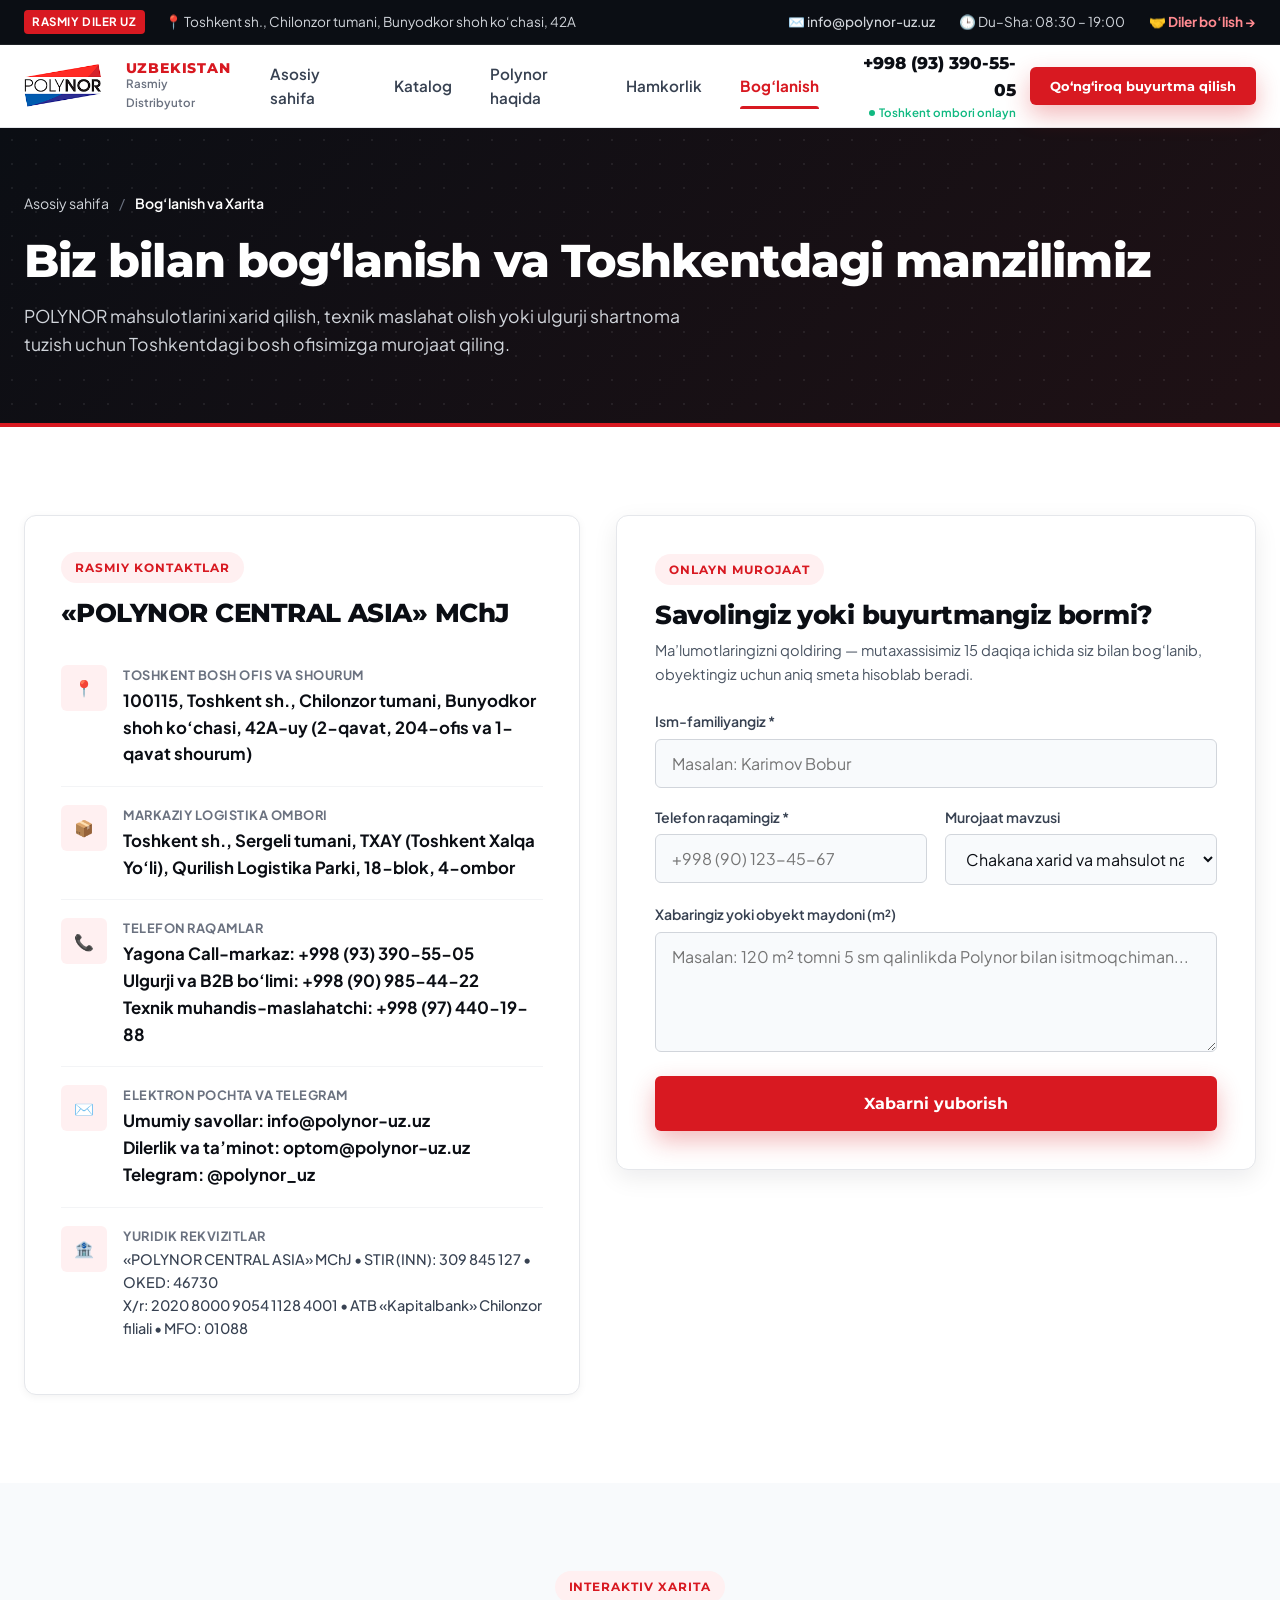
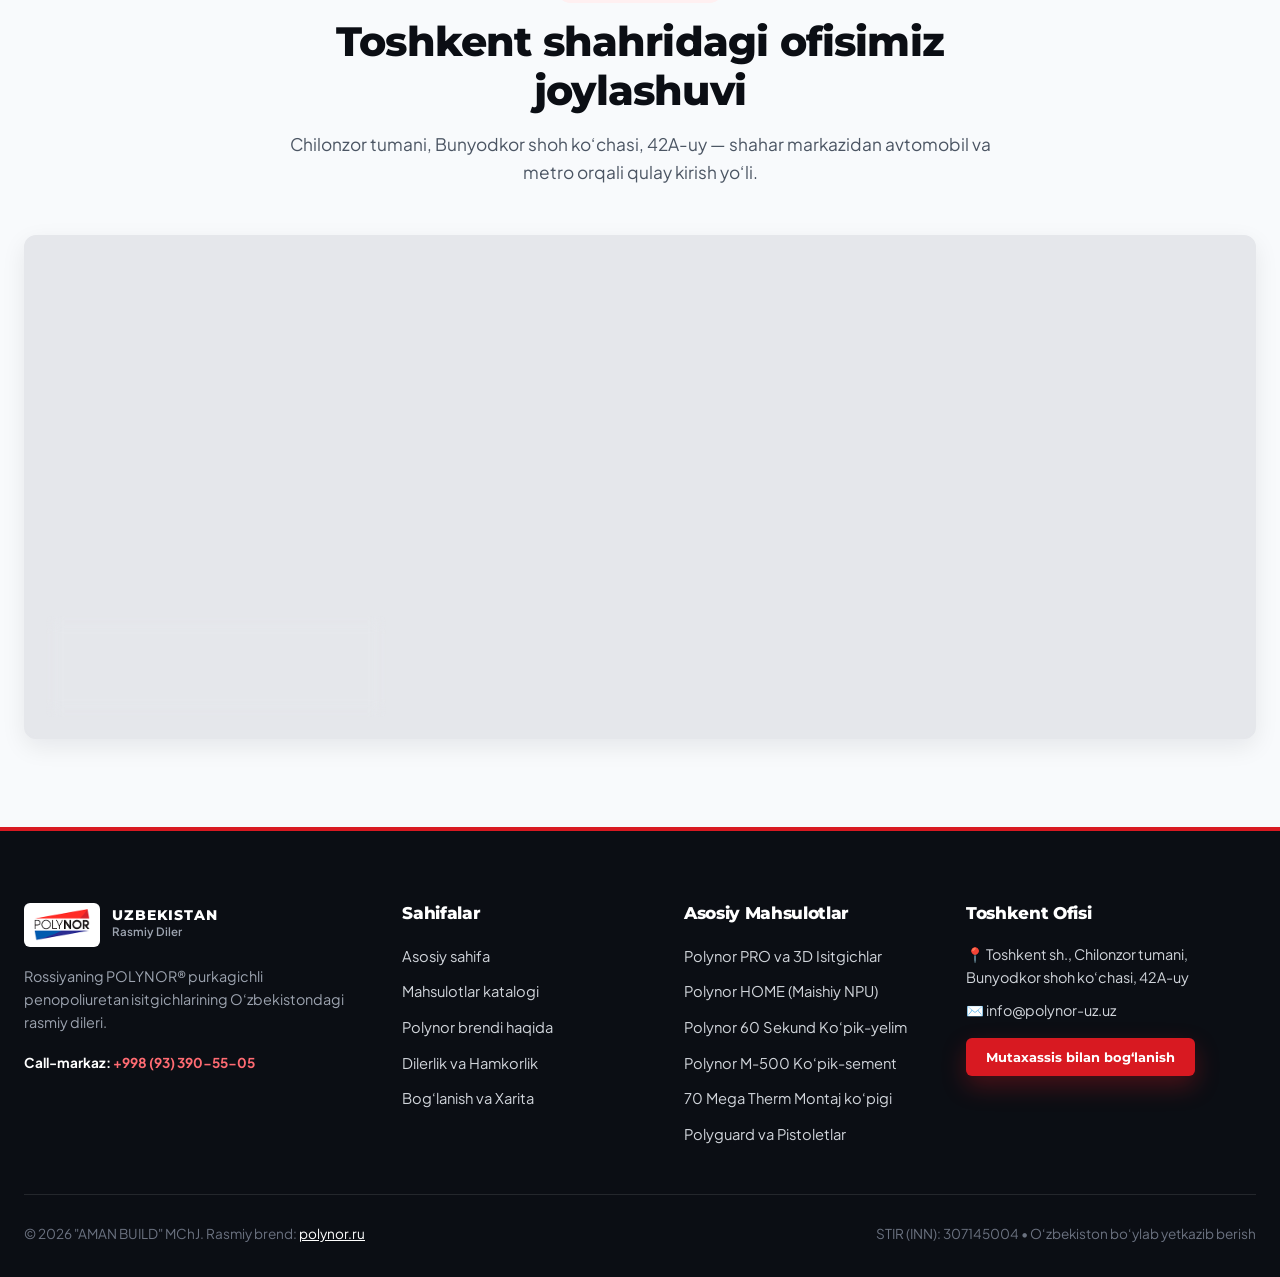
<file: contact.html>
<!DOCTYPE html>
<html lang="uz">
<head>
  <meta charset="UTF-8">
  <meta name="viewport" content="width=device-width, initial-scale=1.0">
  <meta http-equiv="X-UA-Compatible" content="ie=edge">

  <!-- Primary SEO Meta Tags -->
  <title>Bog‘lanish va Manzil — POLYNOR Uzbekistan | Toshkent Shourumi, Ombor va Xarita</title>
  <meta name="description" content="POLYNOR Uzbekistan rasmiy dileri bilan bog‘lanish: Toshkent shahri, Chilonzor tumani, Bunyodkor shoh ko‘chasi, 42A-uy. Telefonlar, elektron pochta, bank rekvizitlari va Toshkent xaritasi.">
  <meta name="keywords" content="Polynor Toshkent manzil, Polynor telefon raqami, Polynor Uzbekistan aloqa, Polynor ombor Toshkent xarita">
  <meta name="robots" content="index, follow">
  <link rel="canonical" href="https://polynor.uz/contact.html">

  <!-- Open Graph -->
  <meta property="og:type" content="website">
  <meta property="og:locale" content="uz_UZ">
  <meta property="og:title" content="Bog‘lanish va Toshkent Xaritasi — POLYNOR Uzbekistan">
  <meta property="og:description" content="Toshkentdagi markaziy shourum, ulgurji ombor va hududiy savdo nuqtalari kontaktlari.">
  <meta property="og:image" content="assets/img/logo.png">
  <meta property="og:url" content="https://polynor.uz/contact.html">

  <!-- Fonts & Styles -->
  <link rel="preconnect" href="https://fonts.googleapis.com">
  <link rel="preconnect" href="https://fonts.gstatic.com" crossorigin>
  <link href="https://fonts.googleapis.com/css2?family=Montserrat:wght@600;700;800;900&family=Plus+Jakarta+Sans:wght@400;500;600;700&display=swap" rel="stylesheet">
  <link rel="stylesheet" href="assets/css/style.css">

  <script type="application/ld+json">
  {
    "@context": "https://schema.org",
    "@type": "ContactPage",
    "name": "POLYNOR Uzbekistan — Bog‘lanish va Manzil",
    "url": "https://polynor.uz/contact.html",
    "mainEntity": {
      "@type": "LocalBusiness",
      "name": "POLYNOR CENTRAL ASIA MChJ",
      "telephone": "+998933905505",
      "email": "info@polynor-uz.uz",
      "address": {
        "@type": "PostalAddress",
        "streetAddress": "Chilonzor tumani, Bunyodkor shoh ko‘chasi, 42A-uy",
        "addressLocality": "Toshkent",
        "postalCode": "100115",
        "addressCountry": "UZ"
      }
    }
  }
  </script>
</head>
<body>

  <!-- Topbar -->
  <div class="topbar">
    <div class="container topbar__inner">
      <div class="topbar__left">
        <span class="topbar__badge">Rasmiy Diler UZ</span>
        <span class="topbar__info">📍 Toshkent sh., Chilonzor tumani, Bunyodkor shoh ko‘chasi, 42A</span>
      </div>
      <div class="topbar__right">
        <a href="mailto:info@polynor-uz.uz" class="topbar__link">✉️ info@polynor-uz.uz</a>
        <span class="topbar__info">🕒 Du–Sha: 08:30 – 19:00</span>
        <a href="partnership.html" class="topbar__link" style="color: #FF8A90; font-weight: 700;">🤝 Diler bo‘lish →</a>
      </div>
    </div>
  </div>

  <!-- Header -->
  <header class="header">
    <div class="container header__inner">
      <a href="index.html" class="logo" aria-label="POLYNOR Uzbekistan Bosh sahifa">
        <img src="assets/img/logo.png" alt="POLYNOR Original Logo" class="logo__img">
        <span class="logo__divider"></span>
        <div class="logo__region">
          <span class="logo__country">Uzbekistan</span>
          <span class="logo__sub">Rasmiy Distribyutor</span>
        </div>
      </a>

      <nav class="nav" id="mainNav" aria-label="Asosiy navigatsiya">
        <a href="index.html" class="nav__link">Asosiy sahifa</a>
        <a href="catalog.html" class="nav__link">Katalog</a>
        <a href="about.html" class="nav__link">Polynor haqida</a>
        <a href="partnership.html" class="nav__link">Hamkorlik</a>
        <a href="contact.html" class="nav__link active">Bog‘lanish</a>
      </nav>

      <div class="header__actions">
        <div class="header__phone">
          <a href="tel:+998933905505" class="header__phone-num">+998 (93) 390-55-05</a>
          <span class="header__phone-label">Toshkent ombori onlayn</span>
        </div>
        <button type="button" class="btn btn--primary btn--sm js-order-btn" data-product="Qayta qo'ng'iroq buyurtmasi">
          Qo‘ng‘iroq buyurtma qilish
        </button>
        <button type="button" class="burger" id="burgerBtn" aria-label="Menyuni ochish" aria-expanded="false">
          <svg width="24" height="24" viewBox="0 0 24 24" fill="none" stroke="currentColor" stroke-width="2.2">
            <line x1="3" y1="6" x2="21" y2="6"></line>
            <line x1="3" y1="12" x2="21" y2="12"></line>
            <line x1="3" y1="18" x2="21" y2="18"></line>
          </svg>
        </button>
      </div>
    </div>
  </header>

  <main>
    <!-- PAGE HERO -->
    <section class="page-hero">
      <div class="container">
        <nav class="breadcrumbs" aria-label="Breadcrumb">
          <a href="index.html">Asosiy sahifa</a>
          <span class="breadcrumbs__sep">/</span>
          <span class="breadcrumbs__current">Bog‘lanish va Xarita</span>
        </nav>
        <h1 class="page-hero__title">Biz bilan bog‘lanish va Toshkentdagi manzilimiz</h1>
        <p class="page-hero__desc">
          POLYNOR mahsulotlarini xarid qilish, texnik maslahat olish yoki ulgurji shartnoma tuzish uchun Toshkentdagi bosh ofisimizga murojaat qiling.
        </p>
      </div>
    </section>

    <!-- CONTACT DETAILS & FORM -->
    <section class="section section--white">
      <div class="container">
        <div class="contact-grid">
          <div class="contact-info-card">
            <span class="section-tag">Rasmiy Kontaktlar</span>
            <h2 style="font-size: 1.65rem; margin-bottom: 18px;">«POLYNOR CENTRAL ASIA» MChJ</h2>

            <div class="contact-item">
              <div class="contact-item__icon">📍</div>
              <div>
                <div class="contact-item__label">Toshkent Bosh Ofis va Shourum</div>
                <div class="contact-item__val">100115, Toshkent sh., Chilonzor tumani, Bunyodkor shoh ko‘chasi, 42A-uy (2-qavat, 204-ofis va 1-qavat shourum)</div>
              </div>
            </div>

            <div class="contact-item">
              <div class="contact-item__icon">📦</div>
              <div>
                <div class="contact-item__label">Markaziy Logistika Ombori</div>
                <div class="contact-item__val">Toshkent sh., Sergeli tumani, TXAY (Toshkent Xalqa Yo‘li), Qurilish Logistika Parki, 18-blok, 4-ombor</div>
              </div>
            </div>

            <div class="contact-item">
              <div class="contact-item__icon">📞</div>
              <div>
                <div class="contact-item__label">Telefon raqamlar</div>
                <div class="contact-item__val">
                  Yagona Call-markaz: <a href="tel:+998933905505">+998 (93) 390-55-05</a><br>
                  Ulgurji va B2B bo‘limi: <a href="tel:+998909854422">+998 (90) 985-44-22</a><br>
                  Texnik muhandis-maslahatchi: <a href="tel:+998974401988">+998 (97) 440-19-88</a>
                </div>
              </div>
            </div>

            <div class="contact-item">
              <div class="contact-item__icon">✉️</div>
              <div>
                <div class="contact-item__label">Elektron pochta va Telegram</div>
                <div class="contact-item__val">
                  Umumiy savollar: <a href="mailto:info@polynor-uz.uz">info@polynor-uz.uz</a><br>
                  Dilerlik va ta’minot: <a href="mailto:optom@polynor-uz.uz">optom@polynor-uz.uz</a><br>
                  Telegram: <a href="https://t.me/polynor_uz" target="_blank" rel="noopener">@polynor_uz</a>
                </div>
              </div>
            </div>

            <div class="contact-item">
              <div class="contact-item__icon">🏦</div>
              <div>
                <div class="contact-item__label">Yuridik Rekvizitlar</div>
                <div class="contact-item__val" style="font-size: 0.9rem; font-weight: 500; color: var(--gray-700);">
                  «POLYNOR CENTRAL ASIA» MChJ &bull; STIR (INN): 309 845 127 &bull; OKED: 46730<br>
                  X/r: 2020 8000 9054 1128 4001 &bull; ATB «Kapitalbank» Chilonzor filiali &bull; MFO: 01088
                </div>
              </div>
            </div>
          </div>

          <div class="form-card">
            <span class="section-tag">Onlayn Murojaat</span>
            <h2 style="font-size: 1.65rem; margin-bottom: 8px;">Savolingiz yoki buyurtmangiz bormi?</h2>
            <p style="color: var(--gray-600); font-size: 0.92rem; margin-bottom: 24px;">
              Ma’lumotlaringizni qoldiring — mutaxassisimiz 15 daqiqa ichida siz bilan bog‘lanib, obyektingiz uchun aniq smeta hisoblab beradi.
            </p>

            <form class="js-lead-form">
              <div class="form-group">
                <label class="form-label" for="contactName">Ism-familiyangiz *</label>
                <input type="text" id="contactName" class="form-control" placeholder="Masalan: Karimov Bobur" required>
              </div>

              <div class="form-grid">
                <div class="form-group">
                  <label class="form-label" for="contactPhone">Telefon raqamingiz *</label>
                  <input type="tel" id="contactPhone" class="form-control" placeholder="+998 (90) 123-45-67" required>
                </div>
                <div class="form-group">
                  <label class="form-label" for="contactTopic">Murojaat mavzusi</label>
                  <select id="contactTopic" class="form-control">
                    <option value="Chakana xarid va narxlar">Chakana xarid va mahsulot narxlari</option>
                    <option value="Ulgurji xarid (Korobka / Palet)">Ulgurji xarid (Korobka / Palet)</option>
                    <option value="Texnik maslahat va sarf hisobi">Texnik maslahat va sarf hisobi</option>
                    <option value="Viloyatga yetkazib berish">Viloyatga yetkazib berish</option>
                  </select>
                </div>
              </div>

              <div class="form-group">
                <label class="form-label" for="contactMessage">Xabaringiz yoki obyekt maydoni (m²)</label>
                <textarea id="contactMessage" class="form-control" placeholder="Masalan: 120 m² tomni 5 sm qalinlikda Polynor bilan isitmoqchiman..."></textarea>
              </div>

              <button type="submit" class="btn btn--primary btn--full btn--lg">
                Xabarni yuborish
              </button>
            </form>
          </div>
        </div>
      </div>
    </section>

    <!-- FULL-WIDTH INTERACTIVE TASHKENT IFRAME MAP -->
    <section class="section">
      <div class="container">
        <div class="section-header section-header--center">
          <span class="section-tag">Interaktiv Xarita</span>
          <h2 class="section-title">Toshkent shahridagi ofisimiz joylashuvi</h2>
          <p class="section-desc">Chilonzor tumani, Bunyodkor shoh ko‘chasi, 42A-uy — shahar markazidan avtomobil va metro orqali qulay kirish yo‘li.</p>
        </div>

        <div class="map-frame-wrap" style="min-height: 500px;">
          <iframe 
            title="Polynor Uzbekistan Toshkent Bosh Ofis Xaritasi"
            style="height: 500px;"
            src="https://www.google.com/maps/embed?pb=!1m18!1m12!1m3!1d47966.66316873688!2d69.1856414!3d41.2857977!2m3!1f0!2f0!3f0!3m2!1i1024!2i768!4f13.1!3m3!1m2!1s0x38ae8ba578f4f58d%3A0xd7a2ecf23413b7a0!2sChilanzar%20District%2C%20Tashkent%2C%20Uzbekistan!5e0!3m2!1sen!2suz!4v1710000000000!5m2!1sen!2suz" 
            allowfullscreen="" 
            loading="lazy" 
            referrerpolicy="no-referrer-when-downgrade">
          </iframe>
          <div class="map-overlay-card">
            <h4>POLYNOR Uzbekistan Shourumi</h4>
            <p>Toshkent sh., Chilonzor tumani, Bunyodkor shoh ko‘chasi, 42A • Du–Sha: 08:30 – 19:00</p>
          </div>
        </div>
      </div>
    </section>
  </main>

  <!-- FOOTER -->
  <footer class="footer">
    <div class="container">
      <div class="footer__grid">
        <div>
          <a href="index.html" class="logo" style="margin-bottom: 18px;">
            <img src="assets/img/logo.png" alt="POLYNOR Logo" class="logo__img" style="background: #fff; padding: 6px 10px; border-radius: 6px;">
            <div class="logo__region">
              <span class="logo__country" style="color: #fff;">Uzbekistan</span>
              <span class="logo__sub" style="color: #9ca3af;">Rasmiy Diler</span>
            </div>
          </a>
          <p style="font-size: 0.9rem; color: #9ca3af; margin-bottom: 18px;">
            Rossiyaning POLYNOR® purkagichli penopoliuretan isitgichlarining O‘zbekistondagi rasmiy dileri.
          </p>
          <div style="font-size: 0.85rem; color: #fff; font-weight: 700;">
            Call-markaz: <a href="tel:+998933905505" style="color: #FF6B72;">+998 (93) 390-55-05</a>
          </div>
        </div>

        <div>
          <h4 class="footer__title">Sahifalar</h4>
          <ul class="footer__links">
            <li><a href="index.html">Asosiy sahifa</a></li>
            <li><a href="catalog.html">Mahsulotlar katalogi</a></li>
            <li><a href="about.html">Polynor brendi haqida</a></li>
            <li><a href="partnership.html">Dilerlik va Hamkorlik</a></li>
            <li><a href="contact.html">Bog‘lanish va Xarita</a></li>
          </ul>
        </div>

        <div>
          <h4 class="footer__title">Asosiy Mahsulotlar</h4>
          <ul class="footer__links">
            <li><a href="catalog.html?cat=insulation">Polynor PRO va 3D Isitgichlar</a></li>
            <li><a href="catalog.html?cat=insulation">Polynor HOME (Maishiy NPU)</a></li>
            <li><a href="catalog.html?cat=adhesives">Polynor 60 Sekund Ko‘pik-yelim</a></li>
            <li><a href="catalog.html?cat=adhesives">Polynor M-500 Ko‘pik-sement</a></li>
            <li><a href="catalog.html?cat=foams">70 Mega Therm Montaj ko‘pigi</a></li>
            <li><a href="catalog.html?cat=accessories">Polyguard va Pistoletlar</a></li>
          </ul>
        </div>

        <div>
          <h4 class="footer__title">Toshkent Ofisi</h4>
          <p style="font-size: 0.9rem; margin-bottom: 10px;">
            📍 Toshkent sh., Chilonzor tumani, Bunyodkor shoh ko‘chasi, 42A-uy
          </p>
          <p style="font-size: 0.9rem; margin-bottom: 16px;">
            ✉️ <a href="mailto:info@polynor-uz.uz">info@polynor-uz.uz</a>
          </p>
          <button type="button" class="btn btn--primary btn--sm js-order-btn" data-product="Qayta qo'ng'iroq buyurtmasi">
            Mutaxassis bilan bog‘lanish
          </button>
        </div>
      </div>

      <div class="footer__bottom">
        <div>&copy; 2026 "AMAN BUILD" MChJ. Rasmiy brend: <a href="https://www.polynor.ru/ru" target="_blank" rel="noopener" style="color: #fff; text-decoration: underline;">polynor.ru</a></div>
        <div>STIR (INN): 307145004 • O‘zbekiston bo‘ylab yetkazib berish</div>
      </div>
    </div>
  </footer>

  <!-- MODAL -->
  <div class="modal-backdrop" id="orderModal" role="dialog" aria-modal="true" aria-labelledby="modalHeading">
    <div class="modal">
      <button type="button" class="modal__close" id="modalCloseBtn" aria-label="Yopish">&times;</button>
      <span class="section-tag">Qayta qo‘ng‘iroq</span>
      <h3 id="modalHeading" style="font-size: 1.4rem; margin-bottom: 6px;">Mutaxassis qo‘ng‘irog‘iga buyurtma</h3>
      <p id="modalProductTitle" style="font-size: 0.9rem; color: var(--brand-red); font-weight: 700; margin-bottom: 18px;">
        Qayta qo‘ng‘iroq buyurtmasi
      </p>

      <form class="js-lead-form">
        <input type="hidden" name="product" id="modalProductInput" value="">
        <div class="form-group">
          <label class="form-label" for="modalName">Ismingiz *</label>
          <input type="text" id="modalName" class="form-control" placeholder="Ismingizni kiriting" required>
        </div>
        <div class="form-group">
          <label class="form-label" for="modalPhone">Telefon raqamingiz *</label>
          <input type="tel" id="modalPhone" class="form-control" placeholder="+998 (90) 123-45-67" required>
        </div>
        <button type="submit" class="btn btn--primary btn--full">Qo‘ng‘iroqni kutaman</button>
      </form>
    </div>
  </div>

  <script src="assets/js/main.js"></script>
</body>
</html>
</file>
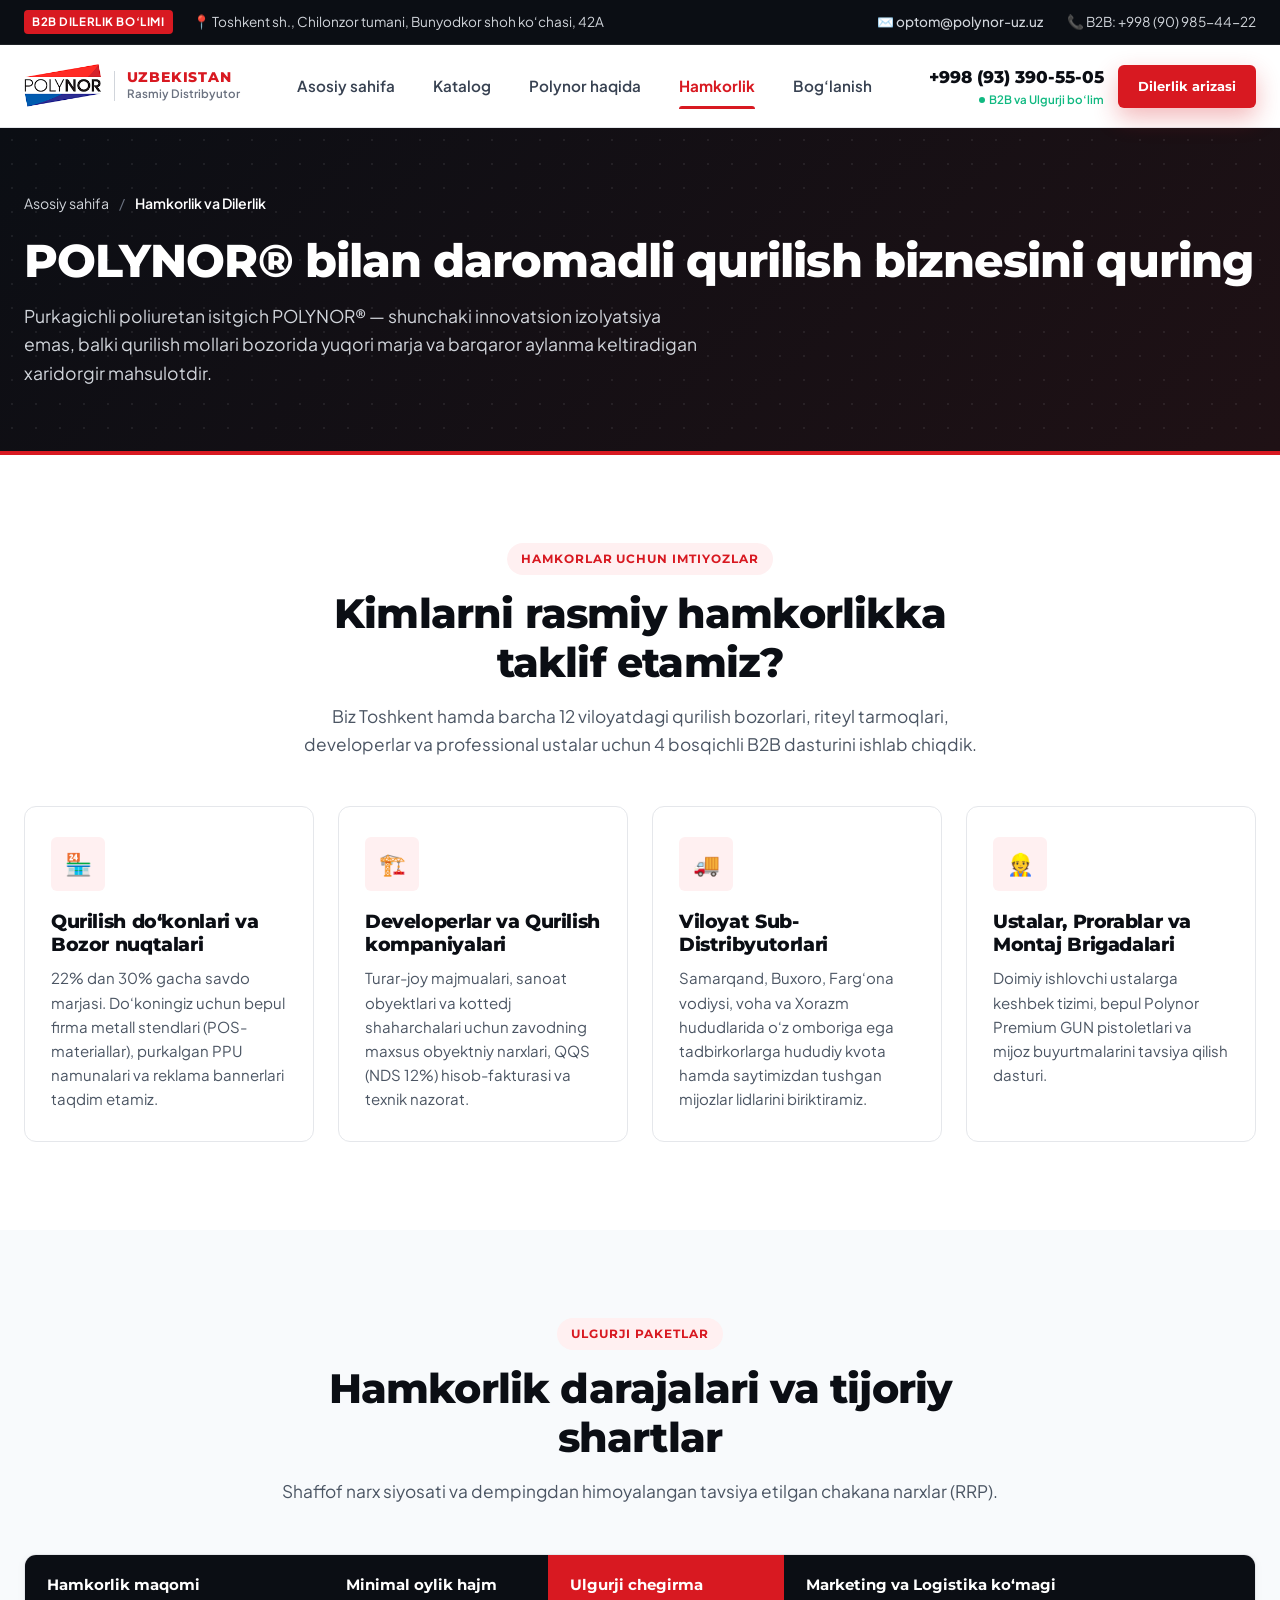
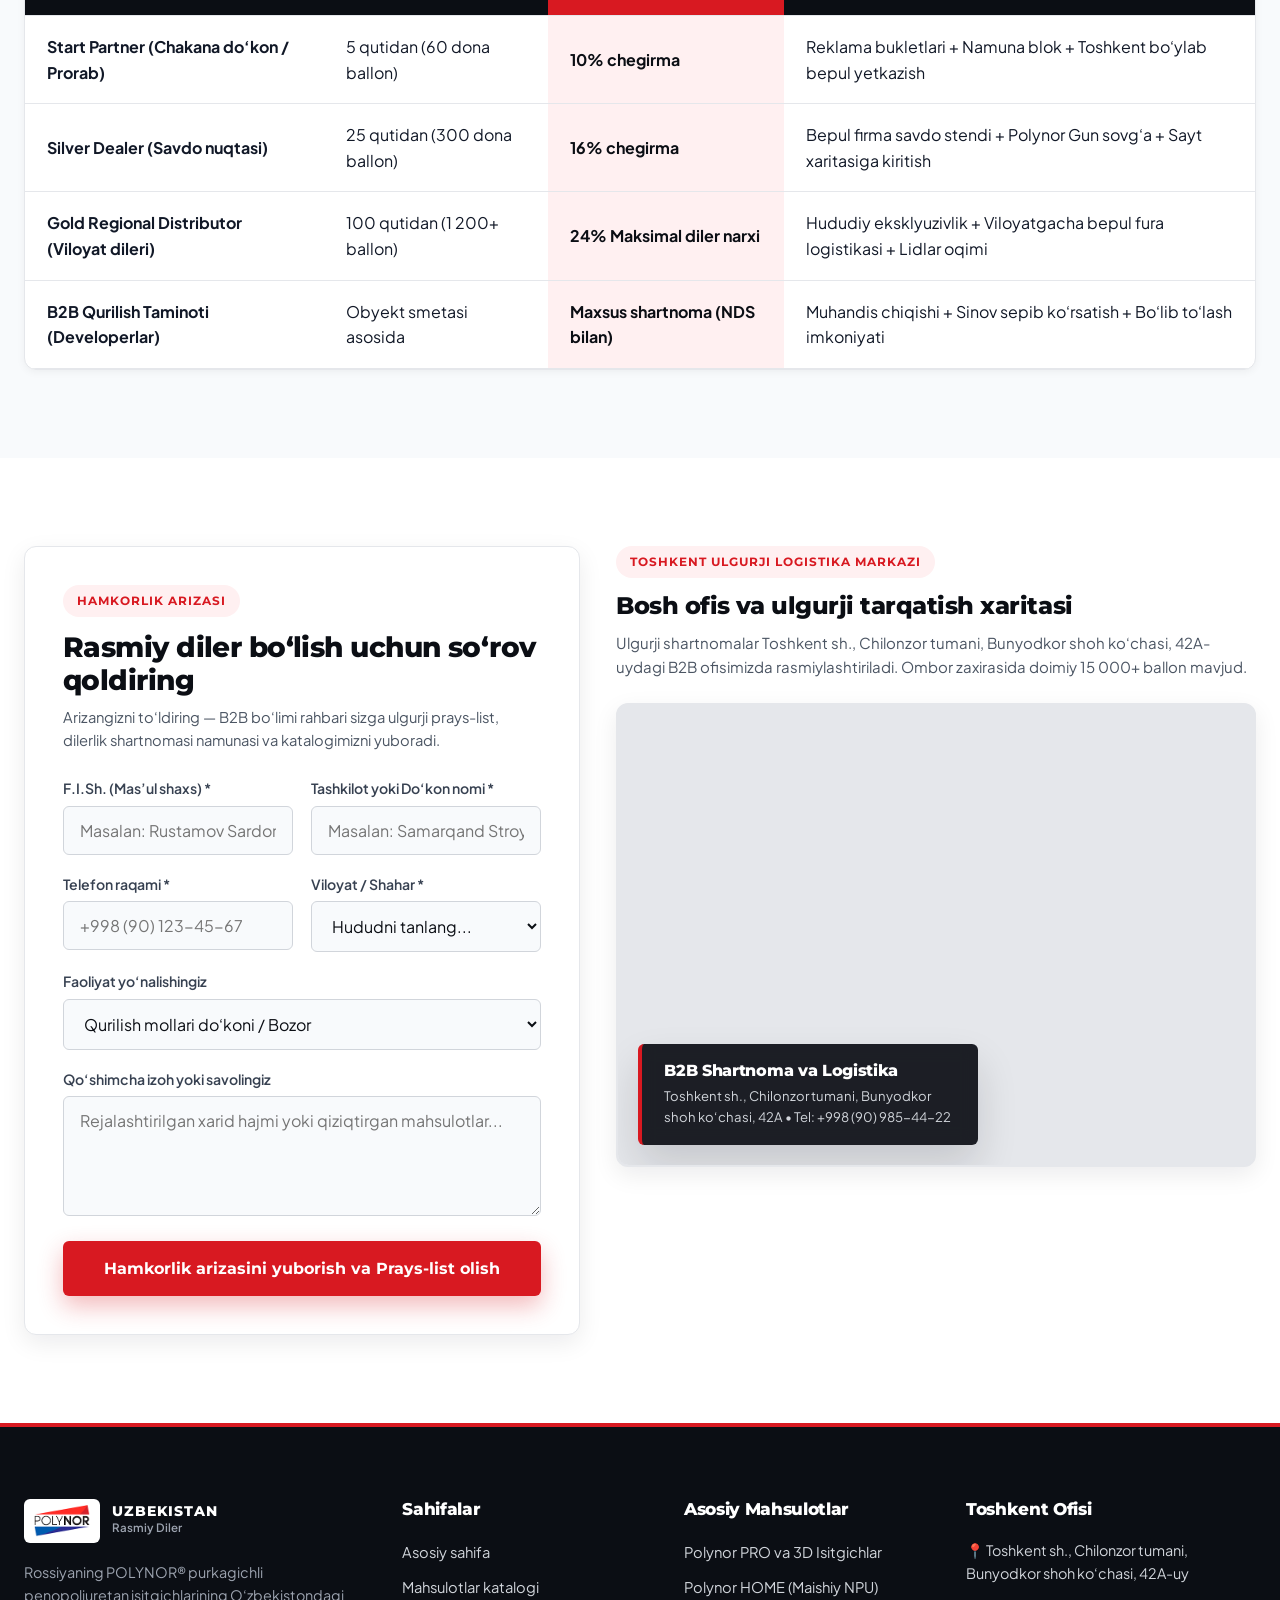
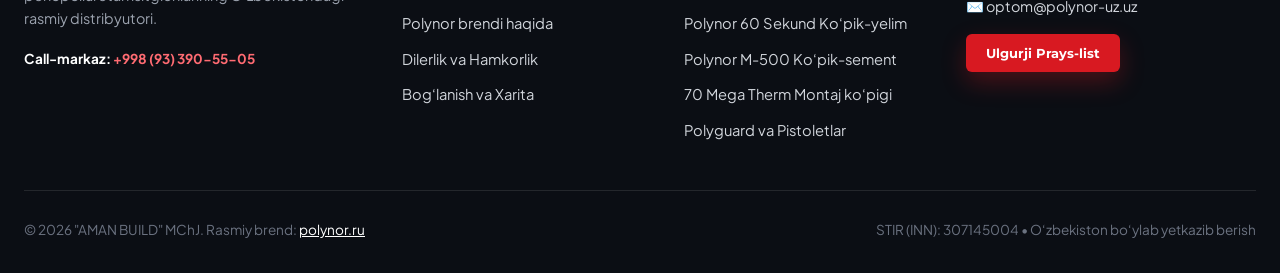
<file: partnership.html>
<!DOCTYPE html>
<html lang="uz">
<head>
  <meta charset="UTF-8">
  <meta name="viewport" content="width=device-width, initial-scale=1.0">
  <meta http-equiv="X-UA-Compatible" content="ie=edge">

  <!-- Primary SEO Meta Tags -->
  <title>Hamkorlik va Dilerlik — POLYNOR Uzbekistan | Viloyat Dilerlari va Qurilish Kompaniyalari Uchun</title>
  <meta name="description" content="POLYNOR® savdo belgisining O‘zbekiston viloyatlaridagi rasmiy sub-dileri bo‘ling! Qurilish do‘konlari, developerlar va ustalar brigadalari uchun ulgurji chegirmalar, reklama stendlari va eksklyuziv hududiy kvotalar.">
  <meta name="keywords" content="Polynor diler bo'lish, Polynor ulgurji narx, Polynor optom Toshkent, qurilish mollari hamkorlik, Polynor distribyutor O'zbekiston">
  <meta name="robots" content="index, follow">
  <link rel="canonical" href="https://polynor.uz/partnership.html">

  <!-- Open Graph -->
  <meta property="og:type" content="website">
  <meta property="og:locale" content="uz_UZ">
  <meta property="og:title" content="POLYNOR Uzbekistan bilan B2B Hamkorlik va Dilerlik Dasturi">
  <meta property="og:description" content="Yuqori marjali qurilish mahsuloti — POLYNOR purkagichli isitgichlari va ko‘pik-sementlarini o‘z do‘koningiz assortimentiga qo‘shing.">
  <meta property="og:image" content="assets/img/products/home-box.png">
  <meta property="og:url" content="https://polynor.uz/partnership.html">

  <!-- Fonts & Styles -->
  <link rel="preconnect" href="https://fonts.googleapis.com">
  <link rel="preconnect" href="https://fonts.gstatic.com" crossorigin>
  <link href="https://fonts.googleapis.com/css2?family=Montserrat:wght@600;700;800;900&family=Plus+Jakarta+Sans:wght@400;500;600;700&display=swap" rel="stylesheet">
  <link rel="stylesheet" href="assets/css/style.css">

  <script type="application/ld+json">
  {
    "@context": "https://schema.org",
    "@type": "WebPage",
    "name": "POLYNOR Uzbekistan — Dilerlik va B2B Hamkorlik",
    "description": "Qurilish mollari do‘konlari, developerlar va hududiy dilerlar uchun rasmiy hamkorlik dasturi.",
    "url": "https://polynor.uz/partnership.html"
  }
  </script>
</head>
<body>

  <!-- Topbar -->
  <div class="topbar">
    <div class="container topbar__inner">
      <div class="topbar__left">
        <span class="topbar__badge">B2B Dilerlik Bo‘limi</span>
        <span class="topbar__info">📍 Toshkent sh., Chilonzor tumani, Bunyodkor shoh ko‘chasi, 42A</span>
      </div>
      <div class="topbar__right">
        <a href="mailto:optom@polynor-uz.uz" class="topbar__link">✉️ optom@polynor-uz.uz</a>
        <span class="topbar__info">📞 B2B: +998 (90) 985-44-22</span>
      </div>
    </div>
  </div>

  <!-- Header -->
  <header class="header">
    <div class="container header__inner">
      <a href="index.html" class="logo" aria-label="POLYNOR Uzbekistan Bosh sahifa">
        <img src="assets/img/logo.png" alt="POLYNOR Original Logo" class="logo__img">
        <span class="logo__divider"></span>
        <div class="logo__region">
          <span class="logo__country">Uzbekistan</span>
          <span class="logo__sub">Rasmiy Distribyutor</span>
        </div>
      </a>

      <nav class="nav" id="mainNav" aria-label="Asosiy navigatsiya">
        <a href="index.html" class="nav__link">Asosiy sahifa</a>
        <a href="catalog.html" class="nav__link">Katalog</a>
        <a href="about.html" class="nav__link">Polynor haqida</a>
        <a href="partnership.html" class="nav__link active">Hamkorlik</a>
        <a href="contact.html" class="nav__link">Bog‘lanish</a>
      </nav>

      <div class="header__actions">
        <div class="header__phone">
          <a href="tel:+998933905505" class="header__phone-num">+998 (93) 390-55-05</a>
          <span class="header__phone-label">B2B va Ulgurji bo‘lim</span>
        </div>
        <a href="#dealerFormSection" class="btn btn--primary btn--sm">
          Dilerlik arizasi
        </a>
        <button type="button" class="burger" id="burgerBtn" aria-label="Menyuni ochish" aria-expanded="false">
          <svg width="24" height="24" viewBox="0 0 24 24" fill="none" stroke="currentColor" stroke-width="2.2">
            <line x1="3" y1="6" x2="21" y2="6"></line>
            <line x1="3" y1="12" x2="21" y2="12"></line>
            <line x1="3" y1="18" x2="21" y2="18"></line>
          </svg>
        </button>
      </div>
    </div>
  </header>

  <main>
    <!-- PAGE HERO -->
    <section class="page-hero">
      <div class="container">
        <nav class="breadcrumbs" aria-label="Breadcrumb">
          <a href="index.html">Asosiy sahifa</a>
          <span class="breadcrumbs__sep">/</span>
          <span class="breadcrumbs__current">Hamkorlik va Dilerlik</span>
        </nav>
        <h1 class="page-hero__title">POLYNOR® bilan daromadli qurilish biznesini quring</h1>
        <p class="page-hero__desc">
          Purkagichli poliuretan isitgich POLYNOR® — shunchaki innovatsion izolyatsiya emas, balki qurilish mollari bozorida yuqori marja va barqaror aylanma keltiradigan xaridorgir mahsulotdir.
        </p>
      </div>
    </section>

    <!-- WHY PARTNER WITH POLYNOR UZBEKISTAN -->
    <section class="section section--white">
      <div class="container">
        <div class="section-header section-header--center">
          <span class="section-tag">Hamkorlar Uchun Imtiyozlar</span>
          <h2 class="section-title">Kimlarni rasmiy hamkorlikka taklif etamiz?</h2>
          <p class="section-desc">Biz Toshkent hamda barcha 12 viloyatdagi qurilish bozorlari, riteyl tarmoqlari, developerlar va professional ustalar uchun 4 bosqichli B2B dasturini ishlab chiqdik.</p>
        </div>

        <div class="advantages-grid">
          <div class="adv-card">
            <div class="adv-card__icon">🏪</div>
            <h3 class="adv-card__title">Qurilish do‘konlari va Bozor nuqtalari</h3>
            <p class="adv-card__text">22% dan 30% gacha savdo marjasi. Do‘koningiz uchun bepul firma metall stendlari (POS-materiallar), purkalgan PPU namunalari va reklama bannerlari taqdim etamiz.</p>
          </div>
          <div class="adv-card">
            <div class="adv-card__icon">🏗️</div>
            <h3 class="adv-card__title">Developerlar va Qurilish kompaniyalari</h3>
            <p class="adv-card__text">Turar-joy majmualari, sanoat obyektlari va kottedj shaharchalari uchun zavodning maxsus obyektniy narxlari, QQS (NDS 12%) hisob-fakturasi va texnik nazorat.</p>
          </div>
          <div class="adv-card">
            <div class="adv-card__icon">🚚</div>
            <h3 class="adv-card__title">Viloyat Sub-Distribyutorlari</h3>
            <p class="adv-card__text">Samarqand, Buxoro, Farg‘ona vodiysi, voha va Xorazm hududlarida o‘z omboriga ega tadbirkorlarga hududiy kvota hamda saytimizdan tushgan mijozlar lidlarini biriktiramiz.</p>
          </div>
          <div class="adv-card">
            <div class="adv-card__icon">👷</div>
            <h3 class="adv-card__title">Ustalar, Prorablar va Montaj Brigadalari</h3>
            <p class="adv-card__text">Doimiy ishlovchi ustalarga keshbek tizimi, bepul Polynor Premium GUN pistoletlari va mijoz buyurtmalarini tavsiya qilish dasturi.</p>
          </div>
        </div>
      </div>
    </section>

    <!-- WHOLESALE TIERS TABLE -->
    <section class="section">
      <div class="container">
        <div class="section-header section-header--center">
          <span class="section-tag">Ulgurji Paketlar</span>
          <h2 class="section-title">Hamkorlik darajalari va tijoriy shartlar</h2>
          <p class="section-desc">Shaffof narx siyosati va dempingdan himoyalangan tavsiya etilgan chakana narxlar (RRP).</p>
        </div>

        <div class="table-wrap">
          <table class="comp-table">
            <thead>
              <tr>
                <th>Hamkorlik maqomi</th>
                <th>Minimal oylik hajm</th>
                <th class="highlight">Ulgurji chegirma</th>
                <th>Marketing va Logistika ko‘magi</th>
              </tr>
            </thead>
            <tbody>
              <tr>
                <td><strong>Start Partner (Chakana do‘kon / Prorab)</strong></td>
                <td>5 qutidan (60 dona ballon)</td>
                <td class="highlight">10% chegirma</td>
                <td>Reklama bukletlari + Namuna blok + Toshkent bo‘ylab bepul yetkazish</td>
              </tr>
              <tr>
                <td><strong>Silver Dealer (Savdo nuqtasi)</strong></td>
                <td>25 qutidan (300 dona ballon)</td>
                <td class="highlight">16% chegirma</td>
                <td>Bepul firma savdo stendi + Polynor Gun sovg‘a + Sayt xaritasiga kiritish</td>
              </tr>
              <tr>
                <td><strong>Gold Regional Distributor (Viloyat dileri)</strong></td>
                <td>100 qutidan (1 200+ ballon)</td>
                <td class="highlight">24% Maksimal diler narxi</td>
                <td>Hududiy eksklyuzivlik + Viloyatgacha bepul fura logistikasi + Lidlar oqimi</td>
              </tr>
              <tr>
                <td><strong>B2B Qurilish Taminoti (Developerlar)</strong></td>
                <td>Obyekt smetasi asosida</td>
                <td class="highlight">Maxsus shartnoma (NDS bilan)</td>
                <td>Muhandis chiqishi + Sinov sepib ko‘rsatish + Bo‘lib to‘lash imkoniyati</td>
              </tr>
            </tbody>
          </table>
        </div>
      </div>
    </section>

    <!-- DEALER APPLICATION FORM & TASHKENT LOGISTICS MAP -->
    <section class="section section--white" id="dealerFormSection">
      <div class="container">
        <div class="contact-grid">
          <div class="form-card">
            <span class="section-tag">Hamkorlik Arizasi</span>
            <h2 style="font-size: 1.75rem; margin-bottom: 8px;">Rasmiy diler bo‘lish uchun so‘rov qoldiring</h2>
            <p style="color: var(--gray-600); font-size: 0.92rem; margin-bottom: 24px;">
              Arizangizni to‘ldiring — B2B bo‘limi rahbari sizga ulgurji prays-list, dilerlik shartnomasi namunasi va katalogimizni yuboradi.
            </p>

            <form class="js-lead-form">
              <div class="form-grid">
                <div class="form-group">
                  <label class="form-label" for="dealerName">F.I.Sh. (Mas’ul shaxs) *</label>
                  <input type="text" id="dealerName" class="form-control" placeholder="Masalan: Rustamov Sardor" required>
                </div>
                <div class="form-group">
                  <label class="form-label" for="dealerCompany">Tashkilot yoki Do‘kon nomi *</label>
                  <input type="text" id="dealerCompany" class="form-control" placeholder="Masalan: Samarqand Stroy Market" required>
                </div>
              </div>

              <div class="form-grid">
                <div class="form-group">
                  <label class="form-label" for="dealerPhone">Telefon raqami *</label>
                  <input type="tel" id="dealerPhone" class="form-control" placeholder="+998 (90) 123-45-67" required>
                </div>
                <div class="form-group">
                  <label class="form-label" for="dealerCity">Viloyat / Shahar *</label>
                  <select id="dealerCity" class="form-control" required>
                    <option value="">Hududni tanlang...</option>
                    <option value="Toshkent shahri">Toshkent shahri va viloyati</option>
                    <option value="Samarqand">Samarqand viloyati</option>
                    <option value="Buxoro">Buxoro viloyati</option>
                    <option value="Farg'ona">Farg‘ona viloyati</option>
                    <option value="Andijon">Andijon viloyati</option>
                    <option value="Namangan">Namangan viloyati</option>
                    <option value="Qashqadaryo">Qashqadaryo viloyati</option>
                    <option value="Surxondaryo">Surxondaryo viloyati</option>
                    <option value="Navoiy">Navoiy viloyati</option>
                    <option value="Jizzax / Sirdaryo">Jizzax va Sirdaryo</option>
                    <option value="Xorazm / Qoraqalpog'iston">Xorazm va Qoraqalpog‘iston R.</option>
                  </select>
                </div>
              </div>

              <div class="form-group">
                <label class="form-label" for="dealerType">Faoliyat yo‘nalishingiz</label>
                <select id="dealerType" class="form-control">
                  <option value="Qurilish mollari do'koni">Qurilish mollari do‘koni / Bozor</option>
                  <option value="Ulgurji distribyutor">Ulgurji savdo bazasi (Distribyutor)</option>
                  <option value="Qurilish kompaniyasi">Qurilish kompaniyasi / Developer</option>
                  <option value="Izolyatsiya va montaj brigadasi">Professional montaj va izolyatsiya brigadasi</option>
                </select>
              </div>

              <div class="form-group">
                <label class="form-label" for="dealerComment">Qo‘shimcha izoh yoki savolingiz</label>
                <textarea id="dealerComment" class="form-control" placeholder="Rejalashtirilgan xarid hajmi yoki qiziqtirgan mahsulotlar..."></textarea>
              </div>

              <button type="submit" class="btn btn--primary btn--full btn--lg">
                Hamkorlik arizasini yuborish va Prays-list olish
              </button>
            </form>
          </div>

          <div>
            <div style="margin-bottom: 24px;">
              <span class="section-tag">Toshkent Ulgurji Logistika Markazi</span>
              <h3 style="font-size: 1.5rem; margin-bottom: 10px;">Bosh ofis va ulgurji tarqatish xaritasi</h3>
              <p style="color: var(--gray-600); font-size: 0.94rem;">
                Ulgurji shartnomalar Toshkent sh., Chilonzor tumani, Bunyodkor shoh ko‘chasi, 42A-uydagi B2B ofisimizda rasmiylashtiriladi. Ombor zaxirasida doimiy 15 000+ ballon mavjud.
              </p>
            </div>

            <div class="map-frame-wrap">
              <iframe 
                title="Polynor Uzbekistan B2B Dilerlik Ofisi Toshkent Xaritasi"
                src="https://www.google.com/maps/embed?pb=!1m18!1m12!1m3!1d47966.66316873688!2d69.1856414!3d41.2857977!2m3!1f0!2f0!3f0!3m2!1i1024!2i768!4f13.1!3m3!1m2!1s0x38ae8ba578f4f58d%3A0xd7a2ecf23413b7a0!2sChilanzar%20District%2C%20Tashkent%2C%20Uzbekistan!5e0!3m2!1sen!2suz!4v1710000000000!5m2!1sen!2suz" 
                allowfullscreen="" 
                loading="lazy" 
                referrerpolicy="no-referrer-when-downgrade">
              </iframe>
              <div class="map-overlay-card">
                <h4>B2B Shartnoma va Logistika</h4>
                <p>Toshkent sh., Chilonzor tumani, Bunyodkor shoh ko‘chasi, 42A • Tel: +998 (90) 985-44-22</p>
              </div>
            </div>
          </div>
        </div>
      </div>
    </section>
  </main>

  <!-- FOOTER -->
  <footer class="footer">
    <div class="container">
      <div class="footer__grid">
        <div>
          <a href="index.html" class="logo" style="margin-bottom: 18px;">
            <img src="assets/img/logo.png" alt="POLYNOR Logo" class="logo__img" style="background: #fff; padding: 6px 10px; border-radius: 6px;">
            <div class="logo__region">
              <span class="logo__country" style="color: #fff;">Uzbekistan</span>
              <span class="logo__sub" style="color: #9ca3af;">Rasmiy Diler</span>
            </div>
          </a>
          <p style="font-size: 0.9rem; color: #9ca3af; margin-bottom: 18px;">
            Rossiyaning POLYNOR® purkagichli penopoliuretan isitgichlarining O‘zbekistondagi rasmiy distribyutori.
          </p>
          <div style="font-size: 0.85rem; color: #fff; font-weight: 700;">
            Call-markaz: <a href="tel:+998933905505" style="color: #FF6B72;">+998 (93) 390-55-05</a>
          </div>
        </div>

        <div>
          <h4 class="footer__title">Sahifalar</h4>
          <ul class="footer__links">
            <li><a href="index.html">Asosiy sahifa</a></li>
            <li><a href="catalog.html">Mahsulotlar katalogi</a></li>
            <li><a href="about.html">Polynor brendi haqida</a></li>
            <li><a href="partnership.html">Dilerlik va Hamkorlik</a></li>
            <li><a href="contact.html">Bog‘lanish va Xarita</a></li>
          </ul>
        </div>

        <div>
          <h4 class="footer__title">Asosiy Mahsulotlar</h4>
          <ul class="footer__links">
            <li><a href="catalog.html?cat=insulation">Polynor PRO va 3D Isitgichlar</a></li>
            <li><a href="catalog.html?cat=insulation">Polynor HOME (Maishiy NPU)</a></li>
            <li><a href="catalog.html?cat=adhesives">Polynor 60 Sekund Ko‘pik-yelim</a></li>
            <li><a href="catalog.html?cat=adhesives">Polynor M-500 Ko‘pik-sement</a></li>
            <li><a href="catalog.html?cat=foams">70 Mega Therm Montaj ko‘pigi</a></li>
            <li><a href="catalog.html?cat=accessories">Polyguard va Pistoletlar</a></li>
          </ul>
        </div>

        <div>
          <h4 class="footer__title">Toshkent Ofisi</h4>
          <p style="font-size: 0.9rem; margin-bottom: 10px;">
            📍 Toshkent sh., Chilonzor tumani, Bunyodkor shoh ko‘chasi, 42A-uy
          </p>
          <p style="font-size: 0.9rem; margin-bottom: 16px;">
            ✉️ <a href="mailto:optom@polynor-uz.uz">optom@polynor-uz.uz</a>
          </p>
          <button type="button" class="btn btn--primary btn--sm js-order-btn" data-product="B2B ulgurji prays-list">
            Ulgurji Prays-list
          </button>
        </div>
      </div>

      <div class="footer__bottom">
        <div>&copy; 2026 "AMAN BUILD" MChJ. Rasmiy brend: <a href="https://www.polynor.ru/ru" target="_blank" rel="noopener" style="color: #fff; text-decoration: underline;">polynor.ru</a></div>
        <div>STIR (INN): 307145004 • O‘zbekiston bo‘ylab yetkazib berish</div>
      </div>
    </div>
  </footer>

  <!-- MODAL -->
  <div class="modal-backdrop" id="orderModal" role="dialog" aria-modal="true" aria-labelledby="modalHeading">
    <div class="modal">
      <button type="button" class="modal__close" id="modalCloseBtn" aria-label="Yopish">&times;</button>
      <span class="section-tag">B2B Hamkorlik</span>
      <h3 id="modalHeading" style="font-size: 1.4rem; margin-bottom: 6px;">Ulgurji Prays-list olish</h3>
      <p id="modalProductTitle" style="font-size: 0.9rem; color: var(--brand-red); font-weight: 700; margin-bottom: 18px;">
        Dilerlik prays-listi
      </p>

      <form class="js-lead-form">
        <input type="hidden" name="product" id="modalProductInput" value="">
        <div class="form-group">
          <label class="form-label" for="modalName">Ismingiz va tashkilot nomi *</label>
          <input type="text" id="modalName" class="form-control" placeholder="Masalan: Ulug'bek / Orient Stroy" required>
        </div>
        <div class="form-group">
          <label class="form-label" for="modalPhone">Telefon raqamingiz *</label>
          <input type="tel" id="modalPhone" class="form-control" placeholder="+998 (90) 123-45-67" required>
        </div>
        <div class="form-group">
          <label class="form-label" for="modalRegion">Shahar / Viloyat</label>
          <input type="text" id="modalRegion" class="form-control" placeholder="Masalan: Samarqand shahri">
        </div>
        <button type="submit" class="btn btn--primary btn--full">Prays-listni olish</button>
      </form>
    </div>
  </div>

  <script src="assets/js/main.js"></script>
</body>
</html>
</file>
<file: assets/css/style.css>
/* ==========================================================================
   POLYNOR UZBEKISTAN — OFFICIAL DEALER STYLESHEET
   Brand-aligned Industrial Modern Design (Polynor Red #D81921, Charcoal #111418)
   ========================================================================== */

:root {
  --brand-red: #D81921;
  --brand-red-dark: #B01017;
  --brand-red-light: #FFF0F1;
  --brand-amber: #F59E0B;
  --brand-cream: #FEF3C7;
  
  --dark-900: #0B0E14;
  --dark-800: #141821;
  --dark-700: #1E2430;
  --dark-600: #2D3545;
  
  --gray-900: #111827;
  --gray-700: #374151;
  --gray-600: #4B5563;
  --gray-500: #6B7280;
  --gray-300: #D1D5DB;
  --gray-200: #E5E7EB;
  --gray-100: #F3F4F6;
  --gray-50: #F8FAFC;
  --white: #FFFFFF;

  --radius-sm: 6px;
  --radius-md: 12px;
  --radius-lg: 18px;
  --radius-xl: 24px;

  --shadow-sm: 0 2px 8px rgba(11, 14, 20, 0.05);
  --shadow-md: 0 8px 24px rgba(11, 14, 20, 0.08);
  --shadow-lg: 0 20px 40px rgba(11, 14, 20, 0.14);
  --shadow-red: 0 10px 25px rgba(216, 25, 33, 0.3);

  --transition: all 0.28s cubic-bezier(0.16, 1, 0.3, 1);
  --container: 1280px;
}

*, *::before, *::after {
  box-sizing: border-box;
  margin: 0;
  padding: 0;
}

html {
  scroll-behavior: smooth;
  font-size: 16px;
}

body {
  font-family: 'Plus Jakarta Sans', 'Inter', -apple-system, BlinkMacSystemFont, sans-serif;
  color: var(--gray-900);
  background-color: var(--gray-50);
  line-height: 1.6;
  overflow-x: hidden;
  -webkit-font-smoothing: antialiased;
}

h1, h2, h3, h4, h5, h6 {
  font-family: 'Montserrat', 'Plus Jakarta Sans', sans-serif;
  font-weight: 800;
  line-height: 1.2;
  letter-spacing: -0.02em;
  color: var(--dark-900);
}

a {
  color: inherit;
  text-decoration: none;
  transition: var(--transition);
}

ul {
  list-style: none;
}

img {
  max-width: 100%;
  height: auto;
  display: block;
}

button, input, select, textarea {
  font-family: inherit;
  font-size: inherit;
}

.container {
  max-width: var(--container);
  margin: 0 auto;
  padding: 0 24px;
}

/* ==========================================================================
   TOP BAR & HEADER
   ========================================================================== */
.topbar {
  background: var(--dark-900);
  color: var(--gray-300);
  font-size: 0.85rem;
  padding: 10px 0;
  border-bottom: 1px solid rgba(255, 255, 255, 0.08);
}

.topbar__inner {
  display: flex;
  justify-content: space-between;
  align-items: center;
  flex-wrap: wrap;
  gap: 12px;
}

.topbar__left {
  display: flex;
  align-items: center;
  gap: 20px;
}

.topbar__badge {
  background: var(--brand-red);
  color: var(--white);
  font-weight: 700;
  font-size: 0.72rem;
  text-transform: uppercase;
  padding: 3px 8px;
  border-radius: 4px;
  letter-spacing: 0.05em;
}

.topbar__info {
  display: flex;
  align-items: center;
  gap: 6px;
}

.topbar__right {
  display: flex;
  align-items: center;
  gap: 24px;
}

.topbar__link {
  display: inline-flex;
  align-items: center;
  gap: 6px;
  color: var(--gray-300);
  font-weight: 500;
}

.topbar__link:hover {
  color: var(--white);
}

.header {
  position: sticky;
  top: 0;
  z-index: 1000;
  background: rgba(255, 255, 255, 0.95);
  backdrop-filter: blur(12px);
  border-bottom: 1px solid var(--gray-200);
  transition: var(--transition);
}

.header.scrolled {
  box-shadow: var(--shadow-md);
}

.header__inner {
  display: flex;
  align-items: center;
  justify-content: space-between;
  height: 82px;
  gap: 24px;
}

.logo {
  display: flex;
  align-items: center;
  gap: 12px;
}

.logo__img {
  height: 44px;
  width: auto;
  object-fit: contain;
}

.logo__divider {
  width: 1px;
  height: 30px;
  background: var(--gray-300);
}

.logo__region {
  display: flex;
  flex-direction: column;
}

.logo__country {
  font-family: 'Montserrat', sans-serif;
  font-weight: 800;
  font-size: 0.85rem;
  color: var(--brand-red);
  letter-spacing: 0.06em;
  text-transform: uppercase;
  line-height: 1.1;
}

.logo__sub {
  font-size: 0.72rem;
  color: var(--gray-500);
  font-weight: 600;
}

.nav {
  display: flex;
  align-items: center;
  gap: 6px;
}

.nav__link {
  padding: 10px 16px;
  font-weight: 600;
  font-size: 0.95rem;
  color: var(--gray-700);
  border-radius: var(--radius-sm);
  position: relative;
}

.nav__link:hover {
  color: var(--brand-red);
  background: var(--brand-red-light);
}

.nav__link.active {
  color: var(--brand-red);
  font-weight: 700;
}

.nav__link.active::after {
  content: '';
  position: absolute;
  bottom: 0;
  left: 16px;
  right: 16px;
  height: 3px;
  background: var(--brand-red);
  border-radius: 3px 3px 0 0;
}

.header__actions {
  display: flex;
  align-items: center;
  gap: 14px;
}

.header__phone {
  display: flex;
  flex-direction: column;
  text-align: right;
}

.header__phone-num {
  font-family: 'Montserrat', sans-serif;
  font-weight: 800;
  font-size: 1.05rem;
  color: var(--dark-900);
}

.header__phone-num:hover {
  color: var(--brand-red);
}

.header__phone-label {
  font-size: 0.72rem;
  color: #10B981;
  font-weight: 600;
  display: flex;
  align-items: center;
  justify-content: flex-end;
  gap: 4px;
}

.header__phone-label::before {
  content: '';
  width: 6px;
  height: 6px;
  background: #10B981;
  border-radius: 50%;
  display: inline-block;
}

.burger {
  display: none;
  background: none;
  border: 1px solid var(--gray-200);
  border-radius: var(--radius-sm);
  padding: 10px;
  cursor: pointer;
  color: var(--dark-900);
}

/* ==========================================================================
   BUTTONS & BADGES
   ========================================================================== */
.btn {
  display: inline-flex;
  align-items: center;
  justify-content: center;
  gap: 10px;
  padding: 13px 26px;
  font-family: 'Montserrat', sans-serif;
  font-weight: 700;
  font-size: 0.92rem;
  border-radius: var(--radius-sm);
  border: 2px solid transparent;
  cursor: pointer;
  transition: var(--transition);
  text-align: center;
  white-space: nowrap;
}

.btn--primary {
  background: var(--brand-red);
  color: var(--white);
  box-shadow: var(--shadow-red);
}

.btn--primary:hover {
  background: var(--brand-red-dark);
  transform: translateY(-2px);
  box-shadow: 0 14px 28px rgba(216, 25, 33, 0.4);
}

.btn--dark {
  background: var(--dark-900);
  color: var(--white);
}

.btn--dark:hover {
  background: var(--dark-700);
  transform: translateY(-2px);
}

.btn--outline {
  background: transparent;
  border-color: var(--gray-300);
  color: var(--dark-900);
}

.btn--outline:hover {
  border-color: var(--brand-red);
  color: var(--brand-red);
  background: var(--brand-red-light);
}

.btn--outline-white {
  background: rgba(255, 255, 255, 0.08);
  border-color: rgba(255, 255, 255, 0.3);
  color: var(--white);
  backdrop-filter: blur(6px);
}

.btn--outline-white:hover {
  background: var(--white);
  color: var(--dark-900);
  border-color: var(--white);
}

.btn--sm {
  padding: 9px 18px;
  font-size: 0.84rem;
}

.btn--lg {
  padding: 16px 34px;
  font-size: 1rem;
}

.btn--full {
  width: 100%;
}

.section-tag {
  display: inline-flex;
  align-items: center;
  gap: 8px;
  padding: 6px 14px;
  background: var(--brand-red-light);
  color: var(--brand-red);
  font-family: 'Montserrat', sans-serif;
  font-weight: 700;
  font-size: 0.78rem;
  text-transform: uppercase;
  letter-spacing: 0.08em;
  border-radius: 99px;
  margin-bottom: 14px;
}

.section-tag--dark {
  background: rgba(216, 25, 33, 0.2);
  color: #FF6B72;
  border: 1px solid rgba(216, 25, 33, 0.4);
}

.section-header {
  max-width: 720px;
  margin-bottom: 48px;
}

.section-header--center {
  margin-left: auto;
  margin-right: auto;
  text-align: center;
}

.section-title {
  font-size: clamp(1.85rem, 3.2vw, 2.65rem);
  margin-bottom: 16px;
}

.section-desc {
  font-size: 1.08rem;
  color: var(--gray-600);
}

/* ==========================================================================
   HERO SECTION (INDUSTRIAL POLYNOR STYLE WITH MODERN UPGRADE)
   ========================================================================== */
.hero {
  position: relative;
  background: radial-gradient(circle at 80% 20%, #2B1216 0%, var(--dark-900) 55%, #07090D 100%);
  color: var(--white);
  padding: 84px 0 96px;
  overflow: hidden;
}

.hero::before {
  content: '';
  position: absolute;
  inset: 0;
  background-image: 
    linear-gradient(rgba(255, 255, 255, 0.03) 1px, transparent 1px),
    linear-gradient(90deg, rgba(255, 255, 255, 0.03) 1px, transparent 1px);
  background-size: 48px 48px;
  pointer-events: none;
}

.hero__glow {
  position: absolute;
  width: 560px;
  height: 560px;
  background: radial-gradient(circle, rgba(216, 25, 33, 0.28) 0%, transparent 70%);
  top: -120px;
  right: -100px;
  pointer-events: none;
}

.hero__grid {
  position: relative;
  z-index: 2;
  display: grid;
  grid-template-columns: 1.15fr 0.85fr;
  gap: 56px;
  align-items: center;
}

.hero__title {
  color: var(--white);
  font-size: clamp(2.25rem, 4.2vw, 3.6rem);
  line-height: 1.12;
  margin-bottom: 22px;
}

.hero__title span {
  color: var(--brand-red);
  display: inline-block;
}

.hero__subtitle {
  font-size: 1.14rem;
  color: var(--gray-300);
  margin-bottom: 34px;
  max-width: 600px;
}

.hero__actions {
  display: flex;
  flex-wrap: wrap;
  gap: 16px;
  margin-bottom: 44px;
}

.hero__metrics {
  display: grid;
  grid-template-columns: repeat(3, 1fr);
  gap: 20px;
  padding-top: 28px;
  border-top: 1px solid rgba(255, 255, 255, 0.12);
}

.hero__metric-val {
  font-family: 'Montserrat', sans-serif;
  font-size: 1.75rem;
  font-weight: 800;
  color: var(--white);
  display: flex;
  align-items: baseline;
  gap: 4px;
}

.hero__metric-val small {
  color: var(--brand-red);
  font-size: 1rem;
}

.hero__metric-label {
  font-size: 0.84rem;
  color: var(--gray-300);
  margin-top: 4px;
}

.hero__showcase {
  position: relative;
  background: linear-gradient(145deg, rgba(255,255,255,0.08) 0%, rgba(255,255,255,0.02) 100%);
  border: 1px solid rgba(255, 255, 255, 0.14);
  border-radius: var(--radius-xl);
  padding: 36px;
  backdrop-filter: blur(16px);
  box-shadow: 0 30px 60px rgba(0, 0, 0, 0.45);
}

.hero__showcase-badge {
  position: absolute;
  top: 24px;
  right: 24px;
  background: var(--brand-red);
  color: var(--white);
  padding: 10px 16px;
  border-radius: var(--radius-md);
  font-weight: 800;
  font-size: 0.82rem;
  text-transform: uppercase;
  box-shadow: var(--shadow-red);
  z-index: 3;
}

.hero__product-stage {
  display: flex;
  justify-content: center;
  align-items: center;
  min-height: 340px;
  position: relative;
}

.hero__product-img {
  max-height: 350px;
  width: auto;
  filter: drop-shadow(0 24px 32px rgba(0, 0, 0, 0.65));
  transition: transform 0.5s ease;
}

.hero__showcase:hover .hero__product-img {
  transform: scale(1.05) rotate(-2deg);
}

.hero__specs-bar {
  display: grid;
  grid-template-columns: repeat(3, 1fr);
  gap: 12px;
  margin-top: 24px;
  background: rgba(11, 14, 20, 0.75);
  padding: 16px;
  border-radius: var(--radius-md);
  border: 1px solid rgba(255, 255, 255, 0.08);
}

.hero__spec-item {
  text-align: center;
}

.hero__spec-item strong {
  display: block;
  font-size: 0.95rem;
  color: var(--brand-amber);
}

.hero__spec-item span {
  font-size: 0.75rem;
  color: var(--gray-300);
}

/* ==========================================================================
   PAGE HERO (BREADCRUMB HEADER FOR SUBPAGES)
   ========================================================================== */
.page-hero {
  background: linear-gradient(135deg, var(--dark-900) 0%, #1F1115 100%);
  color: var(--white);
  padding: 64px 0;
  position: relative;
  overflow: hidden;
  border-bottom: 4px solid var(--brand-red);
}

.page-hero::before {
  content: '';
  position: absolute;
  inset: 0;
  background-image: radial-gradient(rgba(255, 255, 255, 0.07) 1px, transparent 1px);
  background-size: 24px 24px;
  pointer-events: none;
}

.breadcrumbs {
  display: flex;
  align-items: center;
  gap: 10px;
  font-size: 0.88rem;
  color: var(--gray-300);
  margin-bottom: 18px;
  position: relative;
  z-index: 2;
}

.breadcrumbs a:hover {
  color: var(--brand-red);
}

.breadcrumbs__sep {
  color: var(--gray-500);
}

.breadcrumbs__current {
  color: var(--white);
  font-weight: 600;
}

.page-hero__title {
  color: var(--white);
  font-size: clamp(2rem, 3.6vw, 3rem);
  margin-bottom: 14px;
  position: relative;
  z-index: 2;
}

.page-hero__desc {
  color: var(--gray-300);
  font-size: 1.1rem;
  max-width: 680px;
  position: relative;
  z-index: 2;
}

/* ==========================================================================
   SECTIONS & ADVANTAGES GRID
   ========================================================================== */
.section {
  padding: 88px 0;
}

.section--white {
  background: var(--white);
}

.section--dark {
  background: var(--dark-900);
  color: var(--white);
}

.section--dark .section-title {
  color: var(--white);
}

.section--dark .section-desc {
  color: var(--gray-300);
}

.advantages-grid {
  display: grid;
  grid-template-columns: repeat(auto-fit, minmax(280px, 1fr));
  gap: 24px;
}

.adv-card {
  background: var(--white);
  border: 1px solid var(--gray-200);
  border-radius: var(--radius-md);
  padding: 30px 26px;
  transition: var(--transition);
  position: relative;
  overflow: hidden;
}

.adv-card::before {
  content: '';
  position: absolute;
  top: 0;
  left: 0;
  width: 4px;
  height: 0;
  background: var(--brand-red);
  transition: var(--transition);
}

.adv-card:hover {
  transform: translateY(-6px);
  box-shadow: var(--shadow-lg);
  border-color: rgba(216, 25, 33, 0.25);
}

.adv-card:hover::before {
  height: 100%;
}

.adv-card__icon {
  width: 54px;
  height: 54px;
  border-radius: var(--radius-sm);
  background: var(--brand-red-light);
  color: var(--brand-red);
  display: flex;
  align-items: center;
  justify-content: center;
  margin-bottom: 20px;
  font-weight: 800;
  font-size: 1.35rem;
}

.adv-card__title {
  font-size: 1.18rem;
  margin-bottom: 10px;
}

.adv-card__text {
  font-size: 0.94rem;
  color: var(--gray-600);
}

/* ==========================================================================
   PRODUCT CATALOG CARDS & FILTERS
   ========================================================================== */
.catalog-controls {
  display: flex;
  justify-content: space-between;
  align-items: center;
  flex-wrap: wrap;
  gap: 20px;
  margin-bottom: 36px;
  background: var(--white);
  padding: 18px 24px;
  border-radius: var(--radius-md);
  border: 1px solid var(--gray-200);
  box-shadow: var(--shadow-sm);
}

.filter-tabs {
  display: flex;
  flex-wrap: wrap;
  gap: 8px;
}

.filter-btn {
  padding: 10px 18px;
  border-radius: var(--radius-sm);
  border: 1px solid var(--gray-200);
  background: var(--gray-50);
  color: var(--gray-700);
  font-weight: 600;
  font-size: 0.9rem;
  cursor: pointer;
  transition: var(--transition);
}

.filter-btn:hover {
  border-color: var(--brand-red);
  color: var(--brand-red);
}

.filter-btn.active {
  background: var(--brand-red);
  color: var(--white);
  border-color: var(--brand-red);
  box-shadow: var(--shadow-red);
}

.catalog-search {
  position: relative;
  min-width: 280px;
  flex: 1;
  max-width: 360px;
}

.catalog-search__input {
  width: 100%;
  padding: 11px 16px 11px 42px;
  border: 1px solid var(--gray-300);
  border-radius: var(--radius-sm);
  outline: none;
  transition: var(--transition);
}

.catalog-search__input:focus {
  border-color: var(--brand-red);
  box-shadow: 0 0 0 3px rgba(216, 25, 33, 0.12);
}

.catalog-search__icon {
  position: absolute;
  left: 14px;
  top: 50%;
  transform: translateY(-50%);
  color: var(--gray-500);
}

.products-grid {
  display: grid;
  grid-template-columns: repeat(auto-fill, minmax(290px, 1fr));
  gap: 28px;
}

.product-card {
  background: var(--white);
  border: 1px solid var(--gray-200);
  border-radius: var(--radius-md);
  display: flex;
  flex-direction: column;
  transition: var(--transition);
  position: relative;
  overflow: hidden;
}

.product-card:hover {
  transform: translateY(-6px);
  box-shadow: var(--shadow-lg);
  border-color: rgba(216, 25, 33, 0.35);
}

.product-card__badge {
  position: absolute;
  top: 14px;
  left: 14px;
  background: var(--dark-900);
  color: var(--white);
  font-size: 0.72rem;
  font-weight: 700;
  text-transform: uppercase;
  padding: 4px 10px;
  border-radius: 4px;
  z-index: 2;
}

.product-card__badge--hit {
  background: var(--brand-red);
}

.product-card__badge--pro {
  background: #0284C7;
}

.product-card__thumb {
  height: 240px;
  background: radial-gradient(circle, #FFFFFF 0%, #F1F5F9 100%);
  display: flex;
  align-items: center;
  justify-content: center;
  padding: 24px;
  border-bottom: 1px solid var(--gray-100);
  position: relative;
}

.product-card__img {
  max-height: 195px;
  width: auto;
  object-fit: contain;
  transition: transform 0.35s ease;
  filter: drop-shadow(0 10px 14px rgba(0, 0, 0, 0.12));
}

.product-card:hover .product-card__img {
  transform: scale(1.08);
}

.product-card__body {
  padding: 22px;
  display: flex;
  flex-direction: column;
  flex: 1;
}

.product-card__cat {
  font-size: 0.76rem;
  text-transform: uppercase;
  letter-spacing: 0.05em;
  color: var(--brand-red);
  font-weight: 700;
  margin-bottom: 6px;
}

.product-card__title {
  font-size: 1.12rem;
  margin-bottom: 10px;
  color: var(--dark-900);
}

.product-card__desc {
  font-size: 0.88rem;
  color: var(--gray-600);
  margin-bottom: 16px;
  flex: 1;
}

.product-card__specs {
  background: var(--gray-50);
  border-radius: var(--radius-sm);
  padding: 10px 12px;
  margin-bottom: 18px;
  font-size: 0.8rem;
  display: flex;
  flex-direction: column;
  gap: 4px;
}

.product-card__spec-row {
  display: flex;
  justify-content: space-between;
  color: var(--gray-600);
}

.product-card__spec-row strong {
  color: var(--dark-900);
}

.product-card__footer {
  display: flex;
  align-items: center;
  justify-content: space-between;
  gap: 12px;
  padding-top: 14px;
  border-top: 1px solid var(--gray-100);
}

.product-card__price-label {
  display: block;
  font-size: 0.72rem;
  color: var(--gray-500);
}

.product-card__price {
  font-family: 'Montserrat', sans-serif;
  font-weight: 800;
  font-size: 1.18rem;
  color: var(--dark-900);
}

/* ==========================================================================
   THERMAL CALCULATOR WIDGET
   ========================================================================== */
.calc-box {
  background: linear-gradient(135deg, var(--dark-800) 0%, var(--dark-900) 100%);
  border: 1px solid rgba(255, 255, 255, 0.12);
  border-radius: var(--radius-lg);
  padding: 44px;
  color: var(--white);
  box-shadow: var(--shadow-lg);
}

.calc-grid {
  display: grid;
  grid-template-columns: 1.2fr 0.8fr;
  gap: 40px;
  align-items: center;
}

.calc-form__group {
  margin-bottom: 24px;
}

.calc-form__label {
  display: flex;
  justify-content: space-between;
  font-weight: 700;
  margin-bottom: 10px;
  font-size: 0.95rem;
}

.calc-form__val {
  color: var(--brand-amber);
  font-family: 'Montserrat', sans-serif;
}

.calc-range {
  width: 100%;
  accent-color: var(--brand-red);
  height: 8px;
  border-radius: 4px;
  cursor: pointer;
}

.calc-options {
  display: grid;
  grid-template-columns: repeat(3, 1fr);
  gap: 12px;
}

.calc-opt {
  background: rgba(255, 255, 255, 0.05);
  border: 1px solid rgba(255, 255, 255, 0.15);
  color: var(--white);
  padding: 12px;
  border-radius: var(--radius-sm);
  cursor: pointer;
  text-align: center;
  font-weight: 600;
  font-size: 0.88rem;
  transition: var(--transition);
}

.calc-opt.active, .calc-opt:hover {
  background: var(--brand-red);
  border-color: var(--brand-red);
}

.calc-result {
  background: rgba(255, 255, 255, 0.04);
  border: 1px solid rgba(255, 255, 255, 0.14);
  border-radius: var(--radius-md);
  padding: 32px;
  text-align: center;
}

.calc-result__cans {
  font-family: 'Montserrat', sans-serif;
  font-size: 3.4rem;
  font-weight: 900;
  color: var(--brand-amber);
  line-height: 1;
  margin: 12px 0;
}

.calc-result__boxes {
  display: inline-block;
  background: rgba(216, 25, 33, 0.25);
  border: 1px solid var(--brand-red);
  color: #FF8A90;
  padding: 6px 14px;
  border-radius: 99px;
  font-size: 0.85rem;
  font-weight: 700;
  margin-bottom: 18px;
}

.calc-result__price {
  font-size: 1.35rem;
  font-weight: 800;
  margin-bottom: 22px;
  color: var(--white);
}

/* ==========================================================================
   COMPARISON TABLE
   ========================================================================== */
.table-wrap {
  overflow-x: auto;
  border-radius: var(--radius-md);
  border: 1px solid var(--gray-200);
  box-shadow: var(--shadow-sm);
  background: var(--white);
}

.comp-table {
  width: 100%;
  border-collapse: collapse;
  text-align: left;
}

.comp-table th, .comp-table td {
  padding: 18px 22px;
  border-bottom: 1px solid var(--gray-200);
}

.comp-table thead th {
  background: var(--dark-900);
  color: var(--white);
  font-family: 'Montserrat', sans-serif;
  font-size: 0.95rem;
}

.comp-table thead th.highlight {
  background: var(--brand-red);
}

.comp-table tbody td.highlight {
  background: var(--brand-red-light);
  font-weight: 700;
  color: var(--dark-900);
}

.comp-table tbody tr:hover {
  background: var(--gray-50);
}

/* ==========================================================================
   MAP & CONTACT SECTION
   ========================================================================== */
.contact-grid {
  display: grid;
  grid-template-columns: 1fr 1.15fr;
  gap: 36px;
  align-items: start;
}

.contact-info-card {
  background: var(--white);
  border: 1px solid var(--gray-200);
  border-radius: var(--radius-md);
  padding: 36px;
  box-shadow: var(--shadow-sm);
}

.contact-item {
  display: flex;
  gap: 16px;
  padding: 18px 0;
  border-bottom: 1px solid var(--gray-100);
}

.contact-item:last-child {
  border-bottom: none;
}

.contact-item__icon {
  width: 46px;
  height: 46px;
  border-radius: var(--radius-sm);
  background: var(--brand-red-light);
  color: var(--brand-red);
  display: flex;
  align-items: center;
  justify-content: center;
  flex-shrink: 0;
}

.contact-item__label {
  font-size: 0.8rem;
  color: var(--gray-500);
  text-transform: uppercase;
  font-weight: 700;
  letter-spacing: 0.04em;
}

.contact-item__val {
  font-size: 1.05rem;
  font-weight: 700;
  color: var(--dark-900);
  margin-top: 2px;
}

.map-frame-wrap {
  position: relative;
  border-radius: var(--radius-md);
  overflow: hidden;
  border: 2px solid var(--gray-200);
  box-shadow: var(--shadow-md);
  background: var(--gray-200);
  min-height: 440px;
}

.map-frame-wrap iframe {
  width: 100%;
  height: 460px;
  border: 0;
  display: block;
}

.map-overlay-card {
  position: absolute;
  bottom: 20px;
  left: 20px;
  background: rgba(11, 14, 20, 0.92);
  color: var(--white);
  padding: 18px 22px;
  border-radius: var(--radius-sm);
  backdrop-filter: blur(8px);
  max-width: 340px;
  border-left: 4px solid var(--brand-red);
  box-shadow: var(--shadow-lg);
}

.map-overlay-card h4 {
  color: var(--white);
  font-size: 0.98rem;
  margin-bottom: 4px;
}

.map-overlay-card p {
  font-size: 0.82rem;
  color: var(--gray-300);
}

/* ==========================================================================
   FORMS & MODALS
   ========================================================================== */
.form-card {
  background: var(--white);
  border: 1px solid var(--gray-200);
  border-radius: var(--radius-md);
  padding: 38px;
  box-shadow: var(--shadow-md);
}

.form-grid {
  display: grid;
  grid-template-columns: 1fr 1fr;
  gap: 18px;
}

.form-group {
  margin-bottom: 18px;
}

.form-label {
  display: block;
  font-weight: 600;
  font-size: 0.88rem;
  margin-bottom: 6px;
  color: var(--gray-700);
}

.form-control {
  width: 100%;
  padding: 13px 16px;
  border: 1px solid var(--gray-300);
  border-radius: var(--radius-sm);
  background: var(--gray-50);
  color: var(--dark-900);
  transition: var(--transition);
  outline: none;
}

.form-control:focus {
  background: var(--white);
  border-color: var(--brand-red);
  box-shadow: 0 0 0 3px rgba(216, 25, 33, 0.12);
}

textarea.form-control {
  min-height: 120px;
  resize: vertical;
}

/* ==========================================================================
   FAQ ACCORDION
   ========================================================================== */
.faq-list {
  max-width: 860px;
  margin: 0 auto;
  display: flex;
  flex-direction: column;
  gap: 14px;
}

.faq-item {
  background: var(--white);
  border: 1px solid var(--gray-200);
  border-radius: var(--radius-sm);
  overflow: hidden;
  transition: var(--transition);
}

.faq-item.active {
  border-color: var(--brand-red);
  box-shadow: var(--shadow-sm);
}

.faq-question {
  width: 100%;
  padding: 20px 24px;
  background: none;
  border: none;
  text-align: left;
  font-family: 'Montserrat', sans-serif;
  font-weight: 700;
  font-size: 1.02rem;
  color: var(--dark-900);
  display: flex;
  justify-content: space-between;
  align-items: center;
  cursor: pointer;
}

.faq-icon {
  width: 28px;
  height: 28px;
  border-radius: 50%;
  background: var(--gray-100);
  display: flex;
  align-items: center;
  justify-content: center;
  font-weight: 800;
  color: var(--brand-red);
  transition: var(--transition);
  flex-shrink: 0;
}

.faq-item.active .faq-icon {
  background: var(--brand-red);
  color: var(--white);
  transform: rotate(45deg);
}

.faq-answer {
  max-height: 0;
  overflow: hidden;
  transition: max-height 0.3s ease;
  padding: 0 24px;
  color: var(--gray-600);
  font-size: 0.95rem;
}

.faq-item.active .faq-answer {
  max-height: 300px;
  padding-bottom: 20px;
}

/* ==========================================================================
   MODAL
   ========================================================================== */
.modal-backdrop {
  position: fixed;
  inset: 0;
  background: rgba(11, 14, 20, 0.75);
  backdrop-filter: blur(6px);
  z-index: 2000;
  display: flex;
  align-items: center;
  justify-content: center;
  padding: 20px;
  opacity: 0;
  visibility: hidden;
  transition: var(--transition);
}

.modal-backdrop.open {
  opacity: 1;
  visibility: visible;
}

.modal {
  background: var(--white);
  border-radius: var(--radius-lg);
  max-width: 520px;
  width: 100%;
  padding: 36px;
  position: relative;
  transform: translateY(20px);
  transition: var(--transition);
  box-shadow: var(--shadow-lg);
}

.modal-backdrop.open .modal {
  transform: translateY(0);
}

.modal__close {
  position: absolute;
  top: 18px;
  right: 18px;
  width: 36px;
  height: 36px;
  border-radius: 50%;
  border: none;
  background: var(--gray-100);
  cursor: pointer;
  font-size: 1.2rem;
  display: flex;
  align-items: center;
  justify-content: center;
}

.modal__close:hover {
  background: var(--brand-red);
  color: var(--white);
}

/* ==========================================================================
   FOOTER
   ========================================================================== */
.footer {
  background: var(--dark-900);
  color: var(--gray-300);
  padding: 72px 0 32px;
  border-top: 4px solid var(--brand-red);
}

.footer__grid {
  display: grid;
  grid-template-columns: 1.4fr 1fr 1fr 1.2fr;
  gap: 40px;
  padding-bottom: 48px;
  border-bottom: 1px solid rgba(255, 255, 255, 0.1);
}

.footer__title {
  color: var(--white);
  font-size: 1.05rem;
  margin-bottom: 20px;
}

.footer__links {
  display: flex;
  flex-direction: column;
  gap: 10px;
}

.footer__links a {
  color: var(--gray-300);
  font-size: 0.92rem;
}

.footer__links a:hover {
  color: var(--brand-red);
  padding-left: 4px;
}

.footer__bottom {
  padding-top: 28px;
  display: flex;
  justify-content: space-between;
  align-items: center;
  flex-wrap: wrap;
  gap: 16px;
  font-size: 0.85rem;
  color: var(--gray-500);
}

/* ==========================================================================
   RESPONSIVE MEDIA QUERIES
   ========================================================================== */
@media (max-width: 1024px) {
  .hero__grid,
  .calc-grid,
  .contact-grid {
    grid-template-columns: 1fr;
  }

  .footer__grid {
    grid-template-columns: 1fr 1fr;
  }

  .header__phone {
    display: none;
  }
}

@media (max-width: 768px) {
  .topbar__right {
    display: none;
  }

  .burger {
    display: flex;
  }

  .nav {
    position: fixed;
    top: 82px;
    left: 0;
    right: 0;
    background: var(--white);
    flex-direction: column;
    align-items: stretch;
    padding: 20px;
    border-bottom: 2px solid var(--brand-red);
    box-shadow: var(--shadow-lg);
    transform: translateY(-150%);
    opacity: 0;
    pointer-events: none;
    transition: var(--transition);
  }

  .nav.open {
    transform: translateY(0);
    opacity: 1;
    pointer-events: auto;
  }

  .hero {
    padding: 56px 0 64px;
  }

  .hero__metrics {
    grid-template-columns: 1fr;
    gap: 14px;
  }

  .form-grid {
    grid-template-columns: 1fr;
  }

  .footer__grid {
    grid-template-columns: 1fr;
  }

  .calc-box {
    padding: 26px 20px;
  }
}
</file>
